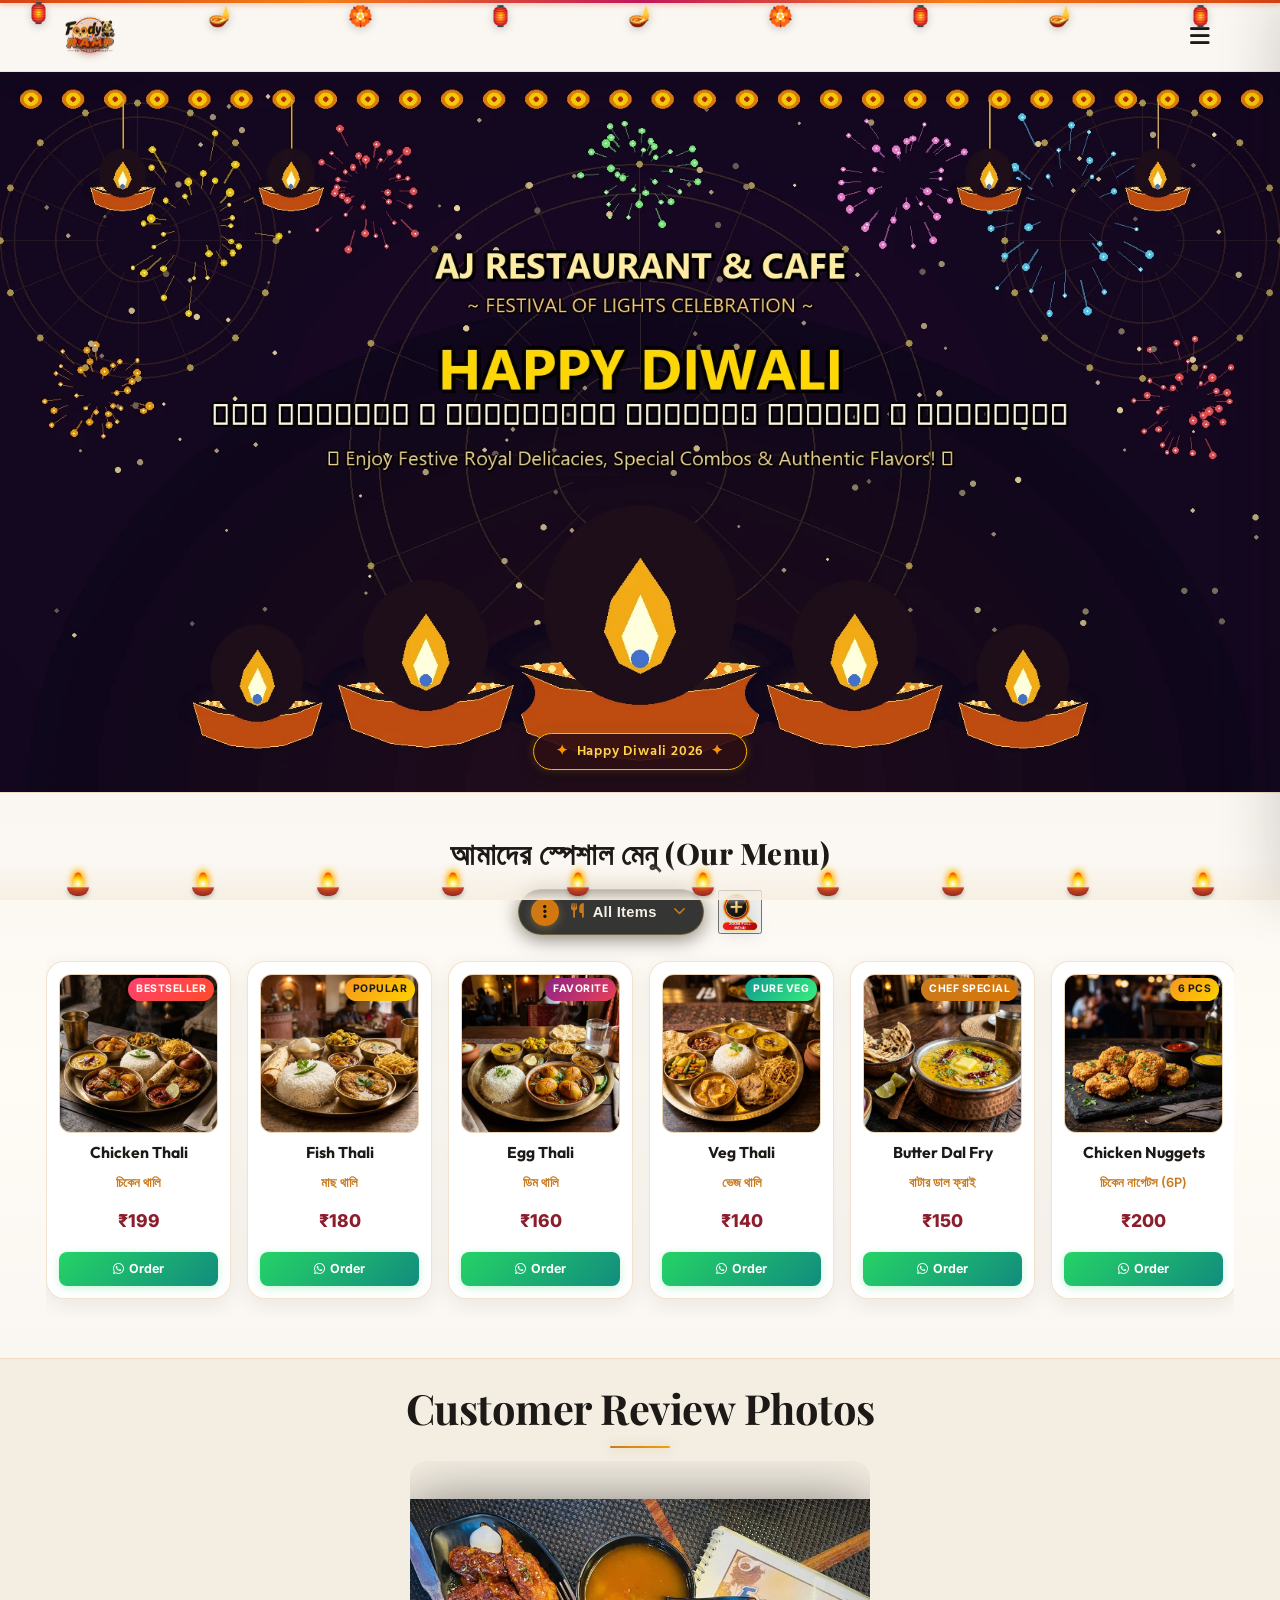
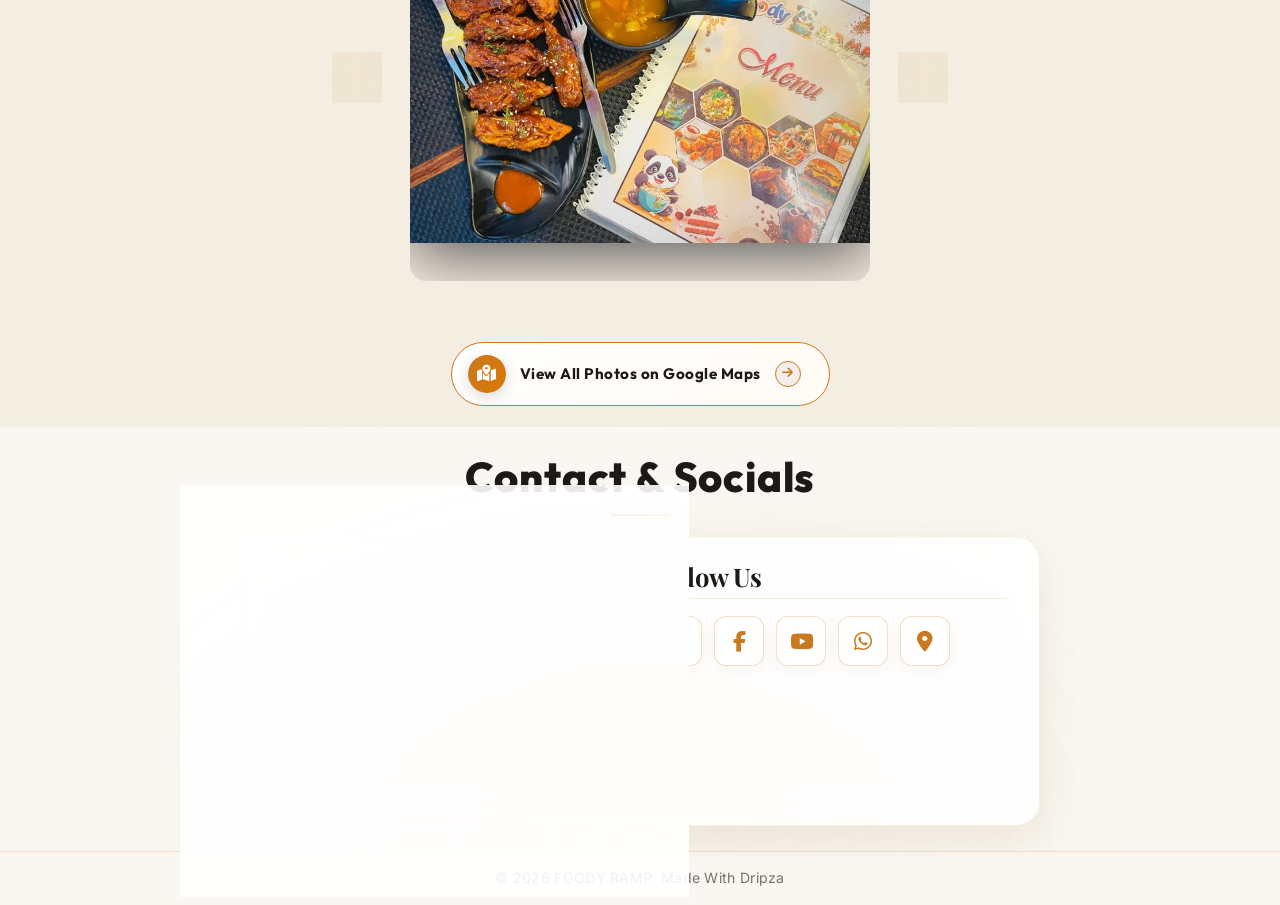
<file: index.html>
﻿<!DOCTYPE html>
<html lang="bn">
<head>
    <meta charset="UTF-8">
    <meta name="viewport" content="width=device-width, initial-scale=1.0">
    <title>FOODY RAMP</title>
    <link rel="icon" type="image/png" href="assets/foody_ramp_logo.webp">
    <link href="https://fonts.googleapis.com/css2?family=Playfair+Display:wght@400;600;700;800&family=Outfit:wght@300;400;600;800&family=Inter:wght@300;400;500;600&family=Hind+Siliguri:wght@400;600;700&display=swap" rel="stylesheet">
    <link rel="stylesheet" href="https://cdnjs.cloudflare.com/ajax/libs/font-awesome/6.4.0/css/all.min.css">
    <link rel="stylesheet" href="styles.css?v=1.3">
</head>
<body class="no-scroll diwali-theme">
    <!-- Preloader Screen -->
    <div id="preloader">
        <div class="preloader-content">
            <div class="preloader-diya-glow">🪔</div>
            <h1 class="preloader-title">Welcome to <br><span class="highlight">FOODY RAMP</span></h1>
            <div class="preloader-loader">
                <div class="loader-bar"></div>
            </div>
        </div>
    </div>
    <!-- Navbar -->
        <!-- Hanging Decorative Diwali Toran & Lanterns -->
    <div class="diwali-hanging-toran" aria-hidden="true">
        <div class="toran-string"></div>
        <div class="toran-items">
            <span class="toran-lantern tl1">🏮</span>
            <span class="toran-diya td1">🪔</span>
            <span class="toran-flower tf1">🏵️</span>
            <span class="toran-lantern tl2">🏮</span>
            <span class="toran-diya td2">🪔</span>
            <span class="toran-flower tf2">🏵️</span>
            <span class="toran-lantern tl3">🏮</span>
            <span class="toran-diya td3">🪔</span>
            <span class="toran-lantern tl4">🏮</span>
        </div>
    </div>
    <nav class="navbar">
        <div class="logo-container">
            <img src="assets/foody_ramp_logo.webp" alt="FOODY RAMP Logo" class="logo-brand-img">
            <div class="logo-text-wrapper">
                <span class="animated-football-header" title="Diwali Celebration">
                    <img src="assets/diwali_run_icon.webp" alt="Mahalaya Run Icon" style="object-fit: contain; filter: drop-shadow(0 2px 5px rgba(183, 28, 28, 0.4)) drop-shadow(0 1px 2px rgba(0, 0, 0, 0.25));">
                </span>
                <span class="logo-text">FOODY RAMP</span>
            </div>
        </div>
        <span class="rath-yatra-header-text diwali-header-text">✨ শুভ দীপাবলি ও কালীপূজা 🪔</span>
        <ul class="nav-links">
            <li><a href="#home">Home</a></li>
            <li><a href="#menu">Menu</a></li>
            <li><a href="#reviews">Reviews</a></li>
            <li><a href="#contact">Contact</a></li>
        </ul>
        <div class="navbar-actions">
            <div class="hamburger">
                <i class="fas fa-bars"></i>
            </div>
        </div>
    </nav>

    <!-- Hero Section -->
    <section id="home" class="hero">
        <div class="hero-bg banner-box">
            <img src="assets/diwali_greeting_banner.webp" alt="Happy Diwali Festival Banner" class="active">
            <img src="assets/foody_hero_01.webp" alt="FOODY RAMP Banner 1">
            <img src="assets/foody_hero_02.webp" alt="FOODY RAMP Banner 2">
            <img src="assets/foody_hero_03.webp" alt="FOODY RAMP Banner 3">
            <img src="assets/foody_hero_04.webp" alt="FOODY RAMP Banner 4">
            <img src="assets/foody_hero_05.webp" alt="FOODY RAMP Banner 5">
            <img src="assets/foody_hero_06.webp" alt="FOODY RAMP Banner 6">
            <div class="overlay"></div>
        </div>
        <!-- Interactive Diwali Fireworks Canvas Overlay -->
        <canvas id="diwali-fireworks-canvas"></canvas>
        <div class="hero-diwali-badge">
            <span class="sparkle-star">✦</span> Happy Diwali 2026 <span class="sparkle-star">✦</span>
        </div>
        <!-- Click/Hover Zones for Banner Control -->
        <div class="hero-nav-zone left-zone" title="Previous Image"></div>
        <div class="hero-nav-zone right-zone" title="Next Image"></div>
    </section>

                <!-- Digital Restaurant Menu Section -->
    <section id="menu" class="main-menu-section">
        <div class="menu-header-wrapper">
            <div class="menu-eyebrow-container">
                <span class="menu-eyebrow">আমাদের স্পেশাল মেনু (Our Menu)</span>
            </div>
        </div>

        <!-- Menu Category Filter Tabs -->
                <!-- Menu Category Filter Dropdown (Three-Dot Filter Menu) -->
        <!-- Menu Filter and Zoom Controls Row -->
        <div class="menu-filter-controls-row">
            <div class="menu-filter-dropdown-wrapper" id="main-menu-filter-dropdown-wrapper">
            <button type="button" class="menu-filter-dots-btn" id="main-menu-filter-dots-btn" aria-expanded="false" aria-haspopup="true" title="Filter Menu">
                <span class="three-dots-icon-box">
                    <i class="fas fa-ellipsis-v"></i>
                </span>
                <span class="current-filter-label" id="main-current-filter-label">
                    <i class="fas fa-utensils"></i>
                    <span>All Items</span>
                </span>
                <i class="fas fa-chevron-down filter-dropdown-arrow"></i>
            </button>

            <!-- Dropdown List of Category Filter Options -->
            <div class="menu-filter-dropdown-menu" id="main-menu-filter-dropdown-menu">
                <div class="menu-filter-dropdown-header">
                    <span><i class="fas fa-filter"></i> Filter Category</span>
                </div>
                <div class="menu-filter-dropdown-list">
                    <button type="button" class="menu-tab-btn active" data-category="all">
                        <span class="tab-btn-content">
                            <i class="fas fa-utensils tab-icon"></i>
                            <span class="tab-title">All Items</span>
                        </span>
                        <i class="fas fa-check active-indicator-icon"></i>
                    </button>
                    <button type="button" class="menu-tab-btn" data-category="thali">
                        <span class="tab-btn-content">
                            <i class="fas fa-bowl-rice tab-icon"></i>
                            <span class="tab-title">Bengali Thali</span>
                        </span>
                        <i class="fas fa-check active-indicator-icon"></i>
                    </button>
                    <button type="button" class="menu-tab-btn" data-category="snacks">
                        <span class="tab-btn-content">
                            <i class="fas fa-burger tab-icon"></i>
                            <span class="tab-title">Breakfast & Snacks</span>
                        </span>
                        <i class="fas fa-check active-indicator-icon"></i>
                    </button>
                    <button type="button" class="menu-tab-btn" data-category="beverages">
                        <span class="tab-btn-content">
                            <i class="fas fa-mug-hot tab-icon"></i>
                            <span class="tab-title">Tea & Coffee</span>
                        </span>
                        <i class="fas fa-check active-indicator-icon"></i>
                    </button>
                    <button type="button" class="menu-tab-btn" data-category="extras">
                        <span class="tab-btn-content">
                            <i class="fas fa-plate-wheat tab-icon"></i>
                            <span class="tab-title">Sides & Extras</span>
                        </span>
                        <i class="fas fa-check active-indicator-icon"></i>
                    </button>
                </div>
            </div>
        </div>

            <!-- Zoom Full Menu Button on Right Side of Filter -->
            <button type="button" class="menu-zoom-img-btn" id="open-full-menu-modal-btn" title="Open Complete Menu Card (সম্পূর্ণ মেনু)">
                    <img src="assets/zoom_full_menu_icon.webp" alt="Zoom Full Menu" class="zoom-full-menu-img">
                </button>
        </div>
        

        <!-- Menu Cards Horizontal Side-Scroll Wrapper -->
        <div class="main-menu-scroll-wrapper">
            <div class="main-menu-scroll-track" id="main-restaurant-menu-scroll">
                
                <!-- 1. Chicken Thali -->
                <div class="food-menu-card" data-category="thali">
                    <div class="food-card-badge bestseller">Bestseller</div>
                    <div class="food-card-img-box">
                        <img src="assets/menu_chicken_thali.webp" alt="Chicken Thali" loading="lazy">
                    </div>
                    <div class="food-card-body">
                        <h3 class="food-title">Chicken Thali</h3>
                        <span class="bengali-title">চিকেন থালি</span>
                        <span class="food-price">₹199</span>
                        <a href="https://wa.me/919064800878?text=Hi%20FOODY%20RAMP,%20I%20want%20to%20order%20Chicken%20Thali%20(₹199)" target="_blank" class="food-order-btn">
                            <i class="fab fa-whatsapp"></i> Order
                        </a>
                    </div>
                </div>

                <!-- 2. Fish Thali -->
                <div class="food-menu-card" data-category="thali">
                    <div class="food-card-badge popular">Popular</div>
                    <div class="food-card-img-box">
                        <img src="assets/menu_fish_thali.webp" alt="Fish Thali" loading="lazy">
                    </div>
                    <div class="food-card-body">
                        <h3 class="food-title">Fish Thali</h3>
                        <span class="bengali-title">মাছ থালি</span>
                        <span class="food-price">₹180</span>
                        <a href="https://wa.me/919064800878?text=Hi%20FOODY%20RAMP,%20I%20want%20to%20order%20Fish%20Thali%20(₹180)" target="_blank" class="food-order-btn">
                            <i class="fab fa-whatsapp"></i> Order
                        </a>
                    </div>
                </div>

                <!-- 3. Egg Thali -->
                <div class="food-menu-card" data-category="thali">
                    <div class="food-card-badge special">Favorite</div>
                    <div class="food-card-img-box">
                        <img src="assets/menu_egg_thali.webp" alt="Egg Thali" loading="lazy">
                    </div>
                    <div class="food-card-body">
                        <h3 class="food-title">Egg Thali</h3>
                        <span class="bengali-title">ডিম থালি</span>
                        <span class="food-price">₹160</span>
                        <a href="https://wa.me/919064800878?text=Hi%20FOODY%20RAMP,%20I%20want%20to%20order%20Egg%20Thali%20(₹160)" target="_blank" class="food-order-btn">
                            <i class="fab fa-whatsapp"></i> Order
                        </a>
                    </div>
                </div>

                <!-- 4. Veg Thali -->
                <div class="food-menu-card" data-category="thali">
                    <div class="food-card-badge pure-veg">Pure Veg</div>
                    <div class="food-card-img-box">
                        <img src="assets/menu_veg_thali.webp" alt="Veg Thali" loading="lazy">
                    </div>
                    <div class="food-card-body">
                        <h3 class="food-title">Veg Thali</h3>
                        <span class="bengali-title">ভেজ থালি</span>
                        <span class="food-price">₹140</span>
                        <a href="https://wa.me/919064800878?text=Hi%20FOODY%20RAMP,%20I%20want%20to%20order%20Veg%20Thali%20(₹140)" target="_blank" class="food-order-btn">
                            <i class="fab fa-whatsapp"></i> Order
                        </a>
                    </div>
                </div>

                <!-- 5. Butter Dal Fry -->
                <div class="food-menu-card" data-category="extras">
                    <div class="food-card-badge chef">Chef Special</div>
                    <div class="food-card-img-box">
                        <img src="assets/menu_butter_dal_fry.webp" alt="Butter Dal Fry" loading="lazy">
                    </div>
                    <div class="food-card-body">
                        <h3 class="food-title">Butter Dal Fry</h3>
                        <span class="bengali-title">বাটার ডাল ফ্রাই</span>
                        <span class="food-price">₹150</span>
                        <a href="https://wa.me/919064800878?text=Hi%20FOODY%20RAMP,%20I%20want%20to%20order%20Butter%20Dal%20Fry%20(₹150)" target="_blank" class="food-order-btn">
                            <i class="fab fa-whatsapp"></i> Order
                        </a>
                    </div>
                </div>

                <!-- 6. Chicken Nuggets -->
                <div class="food-menu-card" data-category="snacks">
                    <div class="food-card-badge popular">6 Pcs</div>
                    <div class="food-card-img-box">
                        <img src="assets/menu_chicken_nuggets.webp" alt="Chicken Nuggets" loading="lazy">
                    </div>
                    <div class="food-card-body">
                        <h3 class="food-title">Chicken Nuggets</h3>
                        <span class="bengali-title">চিকেন নাগেটস (6P)</span>
                        <span class="food-price">₹200</span>
                        <a href="https://wa.me/919064800878?text=Hi%20FOODY%20RAMP,%20I%20want%20to%20order%20Chicken%20Nuggets%20(₹200)" target="_blank" class="food-order-btn">
                            <i class="fab fa-whatsapp"></i> Order
                        </a>
                    </div>
                </div>

                <!-- 7. Aloo Tikki -->
                <div class="food-menu-card" data-category="snacks">
                    <div class="food-card-badge pure-veg">Big Size</div>
                    <div class="food-card-img-box">
                        <img src="assets/menu_aloo_tikki.webp" alt="Aloo Tikki Big Size" loading="lazy">
                    </div>
                    <div class="food-card-body">
                        <h3 class="food-title">Aloo Tikki 6P</h3>
                        <span class="bengali-title">আলু টিক্কি (6P)</span>
                        <span class="food-price">₹180</span>
                        <a href="https://wa.me/919064800878?text=Hi%20FOODY%20RAMP,%20I%20want%20to%20order%20Aloo%20Tikki%20(₹180)" target="_blank" class="food-order-btn">
                            <i class="fab fa-whatsapp"></i> Order
                        </a>
                    </div>
                </div>

                <!-- 8. Egg Maggie -->
                <div class="food-menu-card" data-category="snacks">
                    <div class="food-card-badge popular">Hot</div>
                    <div class="food-card-img-box">
                        <img src="assets/menu_egg_maggie.webp" alt="Egg Maggie" loading="lazy">
                    </div>
                    <div class="food-card-body">
                        <h3 class="food-title">Egg Maggie</h3>
                        <span class="bengali-title">এগ ম্যাগি</span>
                        <span class="food-price">₹80</span>
                        <a href="https://wa.me/919064800878?text=Hi%20FOODY%20RAMP,%20I%20want%20to%20order%20Egg%20Maggie%20(₹80)" target="_blank" class="food-order-btn">
                            <i class="fab fa-whatsapp"></i> Order
                        </a>
                    </div>
                </div>

                <!-- 9. Veg Maggie -->
                <div class="food-menu-card" data-category="snacks">
                    <div class="food-card-badge pure-veg">Veg</div>
                    <div class="food-card-img-box">
                        <img src="assets/menu_egg_maggie.webp" alt="Veg Maggie" loading="lazy">
                    </div>
                    <div class="food-card-body">
                        <h3 class="food-title">Veg Maggie</h3>
                        <span class="bengali-title">ভেজ ম্যাগি</span>
                        <span class="food-price">₹60</span>
                        <a href="https://wa.me/919064800878?text=Hi%20FOODY%20RAMP,%20I%20want%20to%20order%20Veg%20Maggie%20(₹60)" target="_blank" class="food-order-btn">
                            <i class="fab fa-whatsapp"></i> Order
                        </a>
                    </div>
                </div>

                <!-- 10. Bread Omelette -->
                <div class="food-menu-card" data-category="snacks">
                    <div class="food-card-badge special">Breakfast</div>
                    <div class="food-card-img-box">
                        <img src="assets/menu6.webp" alt="Bread Omelette Jam Butter" loading="lazy">
                    </div>
                    <div class="food-card-body">
                        <h3 class="food-title">Bread Omelette</h3>
                        <span class="bengali-title">ব্রেড ওমলেট / জ্যাম</span>
                        <span class="food-price">₹60</span>
                        <a href="https://wa.me/919064800878?text=Hi%20FOODY%20RAMP,%20I%20want%20to%20order%20Bread%20Omelette%20(₹60)" target="_blank" class="food-order-btn">
                            <i class="fab fa-whatsapp"></i> Order
                        </a>
                    </div>
                </div>

                <!-- 11. Chai & Coffee -->
                <div class="food-menu-card" data-category="beverages">
                    <div class="food-card-badge special">Hot</div>
                    <div class="food-card-img-box">
                        <img src="assets/menu_tea_coffee.webp" alt="Coffee" loading="lazy">
                    </div>
                    <div class="food-card-body">
                        <h3 class="food-title">Milk / Black Coffee</h3>
                        <span class="bengali-title">কফি (Min 2 Cup)</span>
                        <span class="food-price">₹50</span>
                        <a href="https://wa.me/919064800878?text=Hi%20FOODY%20RAMP,%20I%20want%20to%20order%20Coffee" target="_blank" class="food-order-btn">
                            <i class="fab fa-whatsapp"></i> Order
                        </a>
                    </div>
                </div>

                <!-- 12. Milk / Black Tea -->
                <div class="food-menu-card" data-category="beverages">
                    <div class="food-card-badge bestseller">Chai</div>
                    <div class="food-card-img-box">
                        <img src="assets/menu_tea_coffee.webp" alt="Tea" loading="lazy">
                    </div>
                    <div class="food-card-body">
                        <h3 class="food-title">Black / Milk Tea</h3>
                        <span class="bengali-title">চা (Min 2 Cup)</span>
                        <span class="food-price">₹25</span>
                        <a href="https://wa.me/919064800878?text=Hi%20FOODY%20RAMP,%20I%20want%20to%20order%20Tea" target="_blank" class="food-order-btn">
                            <i class="fab fa-whatsapp"></i> Order
                        </a>
                    </div>
                </div>

                <!-- 13. Green Tea -->
                <div class="food-menu-card" data-category="beverages">
                    <div class="food-card-badge pure-veg">Healthy</div>
                    <div class="food-card-img-box">
                        <img src="assets/menu_tea_coffee.webp" alt="Green Tea" loading="lazy">
                    </div>
                    <div class="food-card-body">
                        <h3 class="food-title">Green Tea</h3>
                        <span class="bengali-title">গ্রিন টি (Min 2 Cup)</span>
                        <span class="food-price">₹40</span>
                        <a href="https://wa.me/919064800878?text=Hi%20FOODY%20RAMP,%20I%20want%20to%20order%20Green%20Tea" target="_blank" class="food-order-btn">
                            <i class="fab fa-whatsapp"></i> Order
                        </a>
                    </div>
                </div>

                <!-- 14. Extra Chicken 4P -->
                <div class="food-menu-card" data-category="extras">
                    <div class="food-card-badge popular">4 Pcs</div>
                    <div class="food-card-img-box">
                        <img src="assets/menu_chicken_thali.webp" alt="Extra Chicken" loading="lazy">
                    </div>
                    <div class="food-card-body">
                        <h3 class="food-title">Extra Chicken (4P)</h3>
                        <span class="bengali-title">চিকেন কারি (4P)</span>
                        <span class="food-price">₹180</span>
                        <a href="https://wa.me/919064800878?text=Hi%20FOODY%20RAMP,%20I%20want%20to%20order%20Extra%20Chicken%204P%20(₹180)" target="_blank" class="food-order-btn">
                            <i class="fab fa-whatsapp"></i> Order
                        </a>
                    </div>
                </div>

                <!-- 15. Extra Mutton 1P -->
                <div class="food-menu-card" data-category="extras">
                    <div class="food-card-badge special">Special</div>
                    <div class="food-card-img-box">
                        <img src="assets/menu3.webp" alt="Extra Mutton" loading="lazy">
                    </div>
                    <div class="food-card-body">
                        <h3 class="food-title">Extra Mutton (1P)</h3>
                        <span class="bengali-title">মটন (স্পেশাল অর্ডার)</span>
                        <span class="food-price">₹80</span>
                        <a href="https://wa.me/919064800878?text=Hi%20FOODY%20RAMP,%20I%20want%20to%20order%20Extra%20Mutton%20(₹80)" target="_blank" class="food-order-btn">
                            <i class="fab fa-whatsapp"></i> Order
                        </a>
                    </div>
                </div>

                <!-- 16. Extra Fish 1P -->
                <div class="food-menu-card" data-category="extras">
                    <div class="food-card-badge popular">1 Pc</div>
                    <div class="food-card-img-box">
                        <img src="assets/menu_fish_thali.webp" alt="Extra Fish" loading="lazy">
                    </div>
                    <div class="food-card-body">
                        <h3 class="food-title">Extra Fish (1P)</h3>
                        <span class="bengali-title">মাছ ১ পিস</span>
                        <span class="food-price">₹80</span>
                        <a href="https://wa.me/919064800878?text=Hi%20FOODY%20RAMP,%20I%20want%20to%20order%20Extra%20Fish%20(₹80)" target="_blank" class="food-order-btn">
                            <i class="fab fa-whatsapp"></i> Order
                        </a>
                    </div>
                </div>

                <!-- 17. Green Salad -->
                <div class="food-menu-card" data-category="extras">
                    <div class="food-card-badge pure-veg">Fresh</div>
                    <div class="food-card-img-box">
                        <img src="assets/menu_veg_thali.webp" alt="Green Salad" loading="lazy">
                    </div>
                    <div class="food-card-body">
                        <h3 class="food-title">Green Salad</h3>
                        <span class="bengali-title">গ্রিন স্যালাড</span>
                        <span class="food-price">₹100</span>
                        <a href="https://wa.me/919064800878?text=Hi%20FOODY%20RAMP,%20I%20want%20to%20order%20Green%20Salad%20(₹100)" target="_blank" class="food-order-btn">
                            <i class="fab fa-whatsapp"></i> Order
                        </a>
                    </div>
                </div>

                <!-- 18. Extra Egg (2P) -->
                <div class="food-menu-card" data-category="extras">
                    <div class="food-card-badge special">2 Pcs</div>
                    <div class="food-card-img-box">
                        <img src="assets/menu_egg_thali.webp" alt="Extra Egg 2P" loading="lazy">
                    </div>
                    <div class="food-card-body">
                        <h3 class="food-title">Extra Egg (2P)</h3>
                        <span class="bengali-title">ডিম (২ পিস)</span>
                        <span class="food-price">₹50</span>
                        <a href="https://wa.me/919064800878?text=Hi%20FOODY%20RAMP,%20I%20want%20to%20order%20Extra%20Egg%202P%20(₹50)" target="_blank" class="food-order-btn">
                            <i class="fab fa-whatsapp"></i> Order
                        </a>
                    </div>
                </div>

                <!-- 19. Extra Rice -->
                <div class="food-menu-card" data-category="extras">
                    <div class="food-card-badge popular">1 Plate</div>
                    <div class="food-card-img-box">
                        <img src="assets/menu_veg_thali.webp" alt="Extra Rice" loading="lazy">
                    </div>
                    <div class="food-card-body">
                        <h3 class="food-title">Extra Rice</h3>
                        <span class="bengali-title">এক্সট্রা ভাত</span>
                        <span class="food-price">₹50</span>
                        <a href="https://wa.me/919064800878?text=Hi%20FOODY%20RAMP,%20I%20want%20to%20order%20Extra%20Rice%20(₹50)" target="_blank" class="food-order-btn">
                            <i class="fab fa-whatsapp"></i> Order
                        </a>
                    </div>
                </div>

                <!-- 20. Extra Misti / Papad / Roti -->
                <div class="food-menu-card" data-category="extras">
                    <div class="food-card-badge pure-veg">Per Pc</div>
                    <div class="food-card-img-box">
                        <img src="assets/menu2.webp" alt="Extra Misti Papad Roti" loading="lazy">
                    </div>
                    <div class="food-card-body">
                        <h3 class="food-title">Extra Misti / Papad / Roti</h3>
                        <span class="bengali-title">মিষ্টি / পাঁপড় / রুটি</span>
                        <span class="food-price">₹10</span>
                        <a href="https://wa.me/919064800878?text=Hi%20FOODY%20RAMP,%20I%20want%20to%20order%20Extra%20Misti%20Papad%20Roti%20(₹10)" target="_blank" class="food-order-btn">
                            <i class="fab fa-whatsapp"></i> Order
                        </a>
                    </div>
                </div>

                <!-- 21. Extra Sabji / Dal / Vaji -->
                <div class="food-menu-card" data-category="extras">
                    <div class="food-card-badge pure-veg">Side Bowl</div>
                    <div class="food-card-img-box">
                        <img src="assets/menu_butter_dal_fry.webp" alt="Extra Sabji Dal Vaji" loading="lazy">
                    </div>
                    <div class="food-card-body">
                        <h3 class="food-title">Extra Sabji / Dal / Vaji</h3>
                        <span class="bengali-title">সবজি / ডাল / ভাজি</span>
                        <span class="food-price">₹30</span>
                        <a href="https://wa.me/919064800878?text=Hi%20FOODY%20RAMP,%20I%20want%20to%20order%20Extra%20Sabji%20Dal%20Vaji%20(₹30)" target="_blank" class="food-order-btn">
                            <i class="fab fa-whatsapp"></i> Order
                        </a>
                    </div>
                </div>

                <!-- 18. Water Bottle -->
                <div class="food-menu-card" data-category="beverages">
                    <div class="food-card-badge pure-veg">Mineral</div>
                    <div class="food-card-img-box">
                        <img src="assets/menu5.webp" alt="Water Bottle" loading="lazy">
                    </div>
                    <div class="food-card-body">
                        <h3 class="food-title">Water Bottle</h3>
                        <span class="bengali-title">জল 1L / 2L</span>
                        <span class="food-price">₹20 / ₹30</span>
                        <a href="https://wa.me/919064800878?text=Hi%20FOODY%20RAMP,%20I%20want%20to%20order%20Water%20Bottle" target="_blank" class="food-order-btn">
                            <i class="fab fa-whatsapp"></i> Order
                        </a>
                    </div>
                </div>

            </div>
        </div>
    </section>

    <!-- Reviews Section (Photo Gallery) -->
    <section id="reviews" class="reviews-section">
        <h2 class="section-title">Customer Review Photos</h2>
        <div class="reviews-slider-container">
            <div class="reviews-slider">
                <div class="review-slide active">
                    <img src="assets/foody_review_01.webp" alt="Customer Review 1">
                </div>
                <div class="review-slide">
                    <img src="assets/foody_review_02.webp" alt="Customer Review 2">
                </div>
                <div class="review-slide">
                    <img src="assets/foody_review_03.webp" alt="Customer Review 3">
                </div>
                <div class="review-slide">
                    <img src="assets/foody_review_04.webp" alt="Customer Review 4">
                </div>
                <div class="review-slide">
                    <img src="assets/foody_review_05.webp" alt="Customer Review 5">
                </div>
                <div class="review-slide">
                    <img src="assets/foody_review_06.webp" alt="Customer Review 6">
                </div>
                <div class="review-slide">
                    <img src="assets/foody_review_07.webp" alt="Customer Review 7">
                </div>
                <div class="review-slide">
                    <img src="assets/foody_review_08.webp" alt="Customer Review 8">
                </div>
                <div class="review-slide">
                    <img src="assets/foody_review_09.webp" alt="Customer Review 9">
                </div>
                <div class="review-slide">
                    <img src="assets/foody_review_10.webp" alt="Customer Review 10">
                </div>
                <div class="review-slide">
                    <img src="assets/foody_review_11.webp" alt="Customer Review 11">
                </div>
                <div class="review-slide">
                    <img src="assets/foody_review_12.webp" alt="Customer Review 12">
                </div>
                <div class="review-slide">
                    <img src="assets/foody_review_13.webp" alt="Customer Review 13">
                </div>
                <div class="review-slide">
                    <img src="assets/foody_review_14.webp" alt="Customer Review 14">
                </div>
                <div class="review-slide">
                    <img src="assets/foody_review_15.webp" alt="Customer Review 15">
                </div>
                <div class="review-slide">
                    <img src="assets/foody_review_16.webp" alt="Customer Review 16">
                </div>
                <div class="review-slide">
                    <img src="assets/foody_review_17.webp" alt="Customer Review 17">
                </div>
                <div class="review-slide">
                    <img src="assets/foody_review_18.webp" alt="Customer Review 18">
                </div>
                <div class="review-slide">
                    <img src="assets/foody_review_19.webp" alt="Customer Review 19">
                </div>
                <div class="review-slide">
                    <img src="assets/foody_review_20.webp" alt="Customer Review 20">
                </div>
                <div class="review-slide">
                    <img src="assets/foody_review_21.webp" alt="Customer Review 21">
                </div>
                <div class="review-slide">
                    <img src="assets/foody_review_22.webp" alt="Customer Review 22">
                </div>
                <div class="review-slide">
                    <img src="assets/foody_review_23.webp" alt="Customer Review 23">
                </div>
                <div class="review-slide">
                    <img src="assets/foody_review_24.webp" alt="Customer Review 24">
                </div>
            </div>
            
            <!-- Slider Controls -->
            <button class="slider-btn prev-btn"><i class="fas fa-chevron-left"></i></button>
            <button class="slider-btn next-btn"><i class="fas fa-chevron-right"></i></button>
            
            <!-- Slider Dots -->
            <div class="slider-dots"></div>
        </div>
        <div style="text-align: center; margin-top: 3rem;">
            <div class="reviews-cta-wrapper">
            <a href="https://maps.app.goo.gl/uXF8JiHVTHK9LERZ6" target="_blank" class="modern-maps-btn" title="Open Google Maps Gallery">
                <span class="maps-icon-badge"><i class="fas fa-map-marked-alt"></i></span>
                <span class="maps-btn-text">View All Photos on Google Maps</span>
                <span class="maps-arrow-circle"><i class="fas fa-arrow-right"></i></span>
            </a>
        </div>
        </div>
    </section>

    <!-- Contact & Footer -->
    <section id="contact" class="contact-section">
        <h2 class="section-title">Contact & Socials</h2>
        <div class="contact-container glassmorphism">
            <div class="contact-info">
                <h2>Visit Us</h2>
                <div class="info-item">
                    <a href="https://maps.app.goo.gl/KtS9t4aoUsV5rTdg8" target="_blank" style="color: inherit; text-decoration: none; display: flex; align-items: center; gap: 15px;">
                        <i class="fas fa-map-marker-alt"></i>
                        <p>Road Station, Krishnanagar, Simul Tala, West Bengal 741101</p>
                    </a>
                </div>
                <div class="info-item">
                    <a href="tel:+919064800878" style="color: inherit; text-decoration: none; display: flex; align-items: center; gap: 15px;">
                        <i class="fas fa-phone-alt"></i>
                        <p>+91 9064800878</p>
                    </a>
                </div>
                <div class="info-item">
                    <a href="mailto:contact@foodyramp.com" style="color: inherit; text-decoration: none; display: flex; align-items: center; gap: 15px;">
                        <i class="fas fa-envelope"></i>
                        <p>contact@foodyramp.com</p>
                    </a>
                </div>
            </div>
            <div class="social-links">
                <h2>Follow Us</h2>
                <div class="social-icons">
                    <a href="#" class="social-icon"><i class="fab fa-instagram"></i></a>
                    <a href="https://www.facebook.com/share/1GSWiTr1Dh/" target="_blank" class="social-icon" title="Follow on Facebook"><i class="fab fa-facebook-f"></i></a>
                    <a href="#" class="social-icon"><i class="fab fa-youtube"></i></a>
                    <a href="https://wa.me/919064800878" target="_blank" class="social-icon" title="Chat on WhatsApp"><i class="fab fa-whatsapp"></i></a>
                    <a href="https://maps.app.goo.gl/KtS9t4aoUsV5rTdg8" target="_blank" class="social-icon" title="View Location on Google Maps"><i class="fas fa-map-marker-alt"></i></a>
                </div>
            </div>
        </div>
    </section>

    <footer>
        <p>&copy; 2026 FOODY RAMP. Made With Dripza</p>
    </footer>



    <!-- Full Menu Interactive Modal -->
    <div class="full-menu-modal" id="full-menu-modal" aria-hidden="true">
        <div class="full-menu-modal-overlay" id="full-menu-modal-overlay"></div>
        <div class="full-menu-modal-container">
            <!-- Modal Sticky Top Header Container (Header + Hero Title + Search + Category Tabs) -->
            <div class="full-menu-modal-top-section">
                <!-- Modal Header -->
                <div class="full-menu-modal-header">
                    <div class="full-menu-modal-header-left">
                        <button class="menu-modal-close-btn" id="close-full-menu-modal-btn" aria-label="Close Full Menu">
                            <i class="fas fa-arrow-left"></i> <span>Back</span>
                        </button>
                        <div class="full-menu-modal-title">
                            FOODY RAMP
                        </div>
                    </div>
                    <div class="full-menu-modal-header-right">
                        <a href="#modal-order-timings" class="menu-modal-timing-btn" id="modal-timing-btn" title="Order Timings">
                            <i class="fas fa-clock"></i> <span>Timings</span>
                        </a>
                        <a href="tel:919064800878" class="menu-modal-call-btn">
                            <i class="fas fa-phone-alt"></i> <span>919064800878</span>
                        </a>
                        <button class="menu-modal-close-icon-btn" id="close-full-menu-icon-btn" aria-label="Close">
                            <i class="fas fa-times"></i>
                        </button>
                    </div>
                </div>

                <!-- Modal Hero Header -->
                <div class="full-menu-hero">
                    <h1>Complete Menu Card <span class="bengali-heading">আমাদের সম্পূর্ণ ডিজিটাল মেনু</span></h1>
                </div>

                <!-- Search Bar & Category Filter Tabs -->
                <div class="menu-control-bar">
                    

                    <!-- Modal Category Filter Dropdown (Three-Dot Filter Menu) -->
                    <div class="menu-filter-dropdown-wrapper" id="modal-menu-filter-dropdown-wrapper">
            <button type="button" class="menu-filter-dots-btn" id="modal-menu-filter-dots-btn" aria-expanded="false" aria-haspopup="true" title="Filter Menu">
                <span class="three-dots-icon-box">
                    <i class="fas fa-ellipsis-v"></i>
                </span>
                <span class="current-filter-label" id="modal-current-filter-label">
                    <i class="fas fa-utensils"></i>
                    <span>All Items</span>
                </span>
                <i class="fas fa-chevron-down filter-dropdown-arrow"></i>
            </button>

            <!-- Dropdown List of Category Filter Options -->
            <div class="menu-filter-dropdown-menu" id="modal-menu-filter-dropdown-menu">
                <div class="menu-filter-dropdown-header">
                    <span><i class="fas fa-filter"></i> Filter Category</span>
                </div>
                <div class="menu-filter-dropdown-list">
                    <button type="button" class="menu-tab-btn active" data-category="all">
                        <span class="tab-btn-content">
                            <i class="fas fa-utensils tab-icon"></i>
                            <span class="tab-title">All Items</span>
                        </span>
                        <i class="fas fa-check active-indicator-icon"></i>
                    </button>
                    <button type="button" class="menu-tab-btn" data-category="thali">
                        <span class="tab-btn-content">
                            <i class="fas fa-bowl-rice tab-icon"></i>
                            <span class="tab-title">Bengali Thali</span>
                        </span>
                        <i class="fas fa-check active-indicator-icon"></i>
                    </button>
                    <button type="button" class="menu-tab-btn" data-category="snacks">
                        <span class="tab-btn-content">
                            <i class="fas fa-burger tab-icon"></i>
                            <span class="tab-title">Breakfast & Snacks</span>
                        </span>
                        <i class="fas fa-check active-indicator-icon"></i>
                    </button>
                    <button type="button" class="menu-tab-btn" data-category="beverages">
                        <span class="tab-btn-content">
                            <i class="fas fa-mug-hot tab-icon"></i>
                            <span class="tab-title">Tea & Coffee</span>
                        </span>
                        <i class="fas fa-check active-indicator-icon"></i>
                    </button>
                    <button type="button" class="menu-tab-btn" data-category="extras">
                        <span class="tab-btn-content">
                            <i class="fas fa-plate-wheat tab-icon"></i>
                            <span class="tab-title">Sides & Extras</span>
                        </span>
                        <i class="fas fa-check active-indicator-icon"></i>
                    </button>
                </div>
            </div>
                </div>

                    <div class="search-box-wrapper">
                        <i class="fas fa-search"></i>
                        <input type="text" id="modal-menu-search-input" placeholder="খাবারের নাম লিখে খুঁজুন (Search dishes...)" autocomplete="off" enterkeyhint="search">
                        <button type="button" id="modal-menu-search-clear" class="search-clear-btn" aria-label="Clear search" title="à¦®à§à¦›à§‡ à¦«à§‡à¦²à§à¦¨ (Clear)">
                            <i class="fas fa-times"></i>
                        </button>
                    </div>
            </div>
            </div>

            <div class="full-menu-modal-body">
                <!-- Complete Menu Card Grid -->
                <div class="compact-menu-grid-container">
                    <div class="compact-grid" id="modal-full-menu-grid">

                        <!-- 1. Chicken Thali -->
                        <div class="food-menu-card" data-category="thali" data-keywords="chicken thali murgi murgir mangsho rice dal sabji thali">
                            <div class="food-card-badge bestseller">Bestseller</div>
                            <div class="food-card-img-box">
                                <img src="assets/menu_chicken_thali.webp" alt="Chicken Thali" loading="lazy">
                            </div>
                            <div class="food-card-body">
                                <h3 class="food-title">Chicken Thali</h3>
                                <span class="bengali-title">চিকেন থালি</span>
                                <span class="food-price">₹199</span>
                                <a href="https://wa.me/919064800878?text=Hi%20FOODY%20RAMP,%20I%20want%20to%20order%20Chicken%20Thali%20(₹199)" target="_blank" class="food-order-btn">
                                    <i class="fab fa-whatsapp"></i> Order
                                </a>
                            </div>
                        </div>

                        <!-- 2. Fish Thali -->
                        <div class="food-menu-card" data-category="thali" data-keywords="fish thali macher thali mach jhol rui katla rice dal thali">
                            <div class="food-card-badge popular">Popular</div>
                            <div class="food-card-img-box">
                                <img src="assets/menu_fish_thali.webp" alt="Fish Thali" loading="lazy">
                            </div>
                            <div class="food-card-body">
                                <h3 class="food-title">Fish Thali</h3>
                                <span class="bengali-title">মাছ থালি</span>
                                <span class="food-price">₹180</span>
                                <a href="https://wa.me/919064800878?text=Hi%20FOODY%20RAMP,%20I%20want%20to%20order%20Fish%20Thali%20(₹180)" target="_blank" class="food-order-btn">
                                    <i class="fab fa-whatsapp"></i> Order
                                </a>
                            </div>
                        </div>

                        <!-- 3. Egg Thali -->
                        <div class="food-menu-card" data-category="thali" data-keywords="egg thali dimer thali dim kosha rice dal thali">
                            <div class="food-card-badge special">Favorite</div>
                            <div class="food-card-img-box">
                                <img src="assets/menu_egg_thali.webp" alt="Egg Thali" loading="lazy">
                            </div>
                            <div class="food-card-body">
                                <h3 class="food-title">Egg Thali</h3>
                                <span class="bengali-title">ডিম থালি</span>
                                <span class="food-price">₹160</span>
                                <a href="https://wa.me/919064800878?text=Hi%20FOODY%20RAMP,%20I%20want%20to%20order%20Egg%20Thali%20(₹160)" target="_blank" class="food-order-btn">
                                    <i class="fab fa-whatsapp"></i> Order
                                </a>
                            </div>
                        </div>

                        <!-- 4. Veg Thali -->
                        <div class="food-menu-card" data-category="thali" data-keywords="veg thali niramish thali paneer dal sabji rice mishti doi">
                            <div class="food-card-badge pure-veg">Pure Veg</div>
                            <div class="food-card-img-box">
                                <img src="assets/menu_veg_thali.webp" alt="Veg Thali" loading="lazy">
                            </div>
                            <div class="food-card-body">
                                <h3 class="food-title">Veg Thali</h3>
                                <span class="bengali-title">ভেজ থালি</span>
                                <span class="food-price">₹140</span>
                                <a href="https://wa.me/919064800878?text=Hi%20FOODY%20RAMP,%20I%20want%20to%20order%20Veg%20Thali%20(₹140)" target="_blank" class="food-order-btn">
                                    <i class="fab fa-whatsapp"></i> Order
                                </a>
                            </div>
                        </div>

                        <!-- 5. Butter Dal Fry -->
                        <div class="food-menu-card" data-category="extras" data-keywords="butter dal fry yellow dal tadka veg">
                            <div class="food-card-badge chef">Chef Special</div>
                            <div class="food-card-img-box">
                                <img src="assets/menu_butter_dal_fry.webp" alt="Butter Dal Fry" loading="lazy">
                            </div>
                            <div class="food-card-body">
                                <h3 class="food-title">Butter Dal Fry</h3>
                                <span class="bengali-title">বাটার ডাল ফ্রাই</span>
                                <span class="food-price">₹150</span>
                                <a href="https://wa.me/919064800878?text=Hi%20FOODY%20RAMP,%20I%20want%20to%20order%20Butter%20Dal%20Fry%20(₹150)" target="_blank" class="food-order-btn">
                                    <i class="fab fa-whatsapp"></i> Order
                                </a>
                            </div>
                        </div>

                        <!-- 6. Chicken Nuggets (6P) -->
                        <div class="food-menu-card" data-category="snacks" data-keywords="chicken nuggets 6p fried snacks non-veg">
                            <div class="food-card-badge popular">6 Pcs</div>
                            <div class="food-card-img-box">
                                <img src="assets/menu_chicken_nuggets.webp" alt="Chicken Nuggets" loading="lazy">
                            </div>
                            <div class="food-card-body">
                                <h3 class="food-title">Chicken Nuggets</h3>
                                <span class="bengali-title">চিকেন নাগেটস (6P)</span>
                                <span class="food-price">₹200</span>
                                <a href="https://wa.me/919064800878?text=Hi%20FOODY%20RAMP,%20I%20want%20to%20order%20Chicken%20Nuggets%20(₹200)" target="_blank" class="food-order-btn">
                                    <i class="fab fa-whatsapp"></i> Order
                                </a>
                            </div>
                        </div>

                        <!-- 7. Aloo Tikki Big Size (6P) -->
                        <div class="food-menu-card" data-category="snacks" data-keywords="aloo tikki potato cutlet snacks big size veg">
                            <div class="food-card-badge pure-veg">Big Size</div>
                            <div class="food-card-img-box">
                                <img src="assets/menu_aloo_tikki.webp" alt="Aloo Tikki Big Size" loading="lazy">
                            </div>
                            <div class="food-card-body">
                                <h3 class="food-title">Aloo Tikki 6P</h3>
                                <span class="bengali-title">আলু টিক্কি (6P)</span>
                                <span class="food-price">₹180</span>
                                <a href="https://wa.me/919064800878?text=Hi%20FOODY%20RAMP,%20I%20want%20to%20order%20Aloo%20Tikki%20(₹180)" target="_blank" class="food-order-btn">
                                    <i class="fab fa-whatsapp"></i> Order
                                </a>
                            </div>
                        </div>

                        <!-- 8. Egg Maggie -->
                        <div class="food-menu-card" data-category="snacks" data-keywords="egg maggie noodles masala snacks">
                            <div class="food-card-badge popular">Hot</div>
                            <div class="food-card-img-box">
                                <img src="assets/menu_egg_maggie.webp" alt="Egg Maggie" loading="lazy">
                            </div>
                            <div class="food-card-body">
                                <h3 class="food-title">Egg Maggie</h3>
                                <span class="bengali-title">এগ ম্যাগি</span>
                                <span class="food-price">₹80</span>
                                <a href="https://wa.me/919064800878?text=Hi%20FOODY%20RAMP,%20I%20want%20to%20order%20Egg%20Maggie%20(₹80)" target="_blank" class="food-order-btn">
                                    <i class="fab fa-whatsapp"></i> Order
                                </a>
                            </div>
                        </div>

                        <!-- 9. Veg Maggie -->
                        <div class="food-menu-card" data-category="snacks" data-keywords="veg maggie masala noodles snacks vegetarian">
                            <div class="food-card-badge pure-veg">Veg</div>
                            <div class="food-card-img-box">
                                <img src="assets/menu_egg_maggie.webp" alt="Veg Maggie" loading="lazy">
                            </div>
                            <div class="food-card-body">
                                <h3 class="food-title">Veg Maggie</h3>
                                <span class="bengali-title">ভেজ ম্যাগি</span>
                                <span class="food-price">₹60</span>
                                <a href="https://wa.me/919064800878?text=Hi%20FOODY%20RAMP,%20I%20want%20to%20order%20Veg%20Maggie%20(₹60)" target="_blank" class="food-order-btn">
                                    <i class="fab fa-whatsapp"></i> Order
                                </a>
                            </div>
                        </div>

                        <!-- 10. Bread Omelette / Jam / Butter -->
                        <div class="food-menu-card" data-category="snacks" data-keywords="bread omelette jam butter breakfast toast egg">
                            <div class="food-card-badge special">Breakfast</div>
                            <div class="food-card-img-box">
                                <img src="assets/menu6.webp" alt="Bread Omelette Jam Butter" loading="lazy">
                            </div>
                            <div class="food-card-body">
                                <h3 class="food-title">Bread Omelette</h3>
                                <span class="bengali-title">ব্রেড ওমলেট / জ্যাম</span>
                                <span class="food-price">₹60</span>
                                <a href="https://wa.me/919064800878?text=Hi%20FOODY%20RAMP,%20I%20want%20to%20order%20Bread%20Omelette%20(₹60)" target="_blank" class="food-order-btn">
                                    <i class="fab fa-whatsapp"></i> Order
                                </a>
                            </div>
                        </div>

                        <!-- 11. Milk / Black Coffee -->
                        <div class="food-menu-card" data-category="beverages" data-keywords="coffee milk coffee black coffee hot drink beverages espresso">
                            <div class="food-card-badge special">Hot</div>
                            <div class="food-card-img-box">
                                <img src="assets/menu_tea_coffee.webp" alt="Milk and Black Coffee" loading="lazy">
                            </div>
                            <div class="food-card-body">
                                <h3 class="food-title">Milk / Black Coffee</h3>
                                <span class="bengali-title">কফি (Min 2 Cup)</span>
                                <span class="food-price">₹50</span>
                                <a href="https://wa.me/919064800878?text=Hi%20FOODY%20RAMP,%20I%20want%20to%20order%20Coffee" target="_blank" class="food-order-btn">
                                    <i class="fab fa-whatsapp"></i> Order
                                </a>
                            </div>
                        </div>

                        <!-- 12. Black / Milk Tea -->
                        <div class="food-menu-card" data-category="beverages" data-keywords="tea chai milk tea black tea masala chai beverage">
                            <div class="food-card-badge bestseller">Chai</div>
                            <div class="food-card-img-box">
                                <img src="assets/menu_tea_coffee.webp" alt="Black and Milk Tea" loading="lazy">
                            </div>
                            <div class="food-card-body">
                                <h3 class="food-title">Black / Milk Tea</h3>
                                <span class="bengali-title">চা (Min 2 Cup)</span>
                                <span class="food-price">₹25</span>
                                <a href="https://wa.me/919064800878?text=Hi%20FOODY%20RAMP,%20I%20want%20to%20order%20Tea" target="_blank" class="food-order-btn">
                                    <i class="fab fa-whatsapp"></i> Order
                                </a>
                            </div>
                        </div>

                        <!-- 13. Green Tea -->
                        <div class="food-menu-card" data-category="beverages" data-keywords="green tea healthy detox hot beverage">
                            <div class="food-card-badge pure-veg">Healthy</div>
                            <div class="food-card-img-box">
                                <img src="assets/menu_tea_coffee.webp" alt="Green Tea" loading="lazy">
                            </div>
                            <div class="food-card-body">
                                <h3 class="food-title">Green Tea</h3>
                                <span class="bengali-title">গ্রিন টি (Min 2 Cup)</span>
                                <span class="food-price">₹40</span>
                                <a href="https://wa.me/919064800878?text=Hi%20FOODY%20RAMP,%20I%20want%20to%20order%20Green%20Tea" target="_blank" class="food-order-btn">
                                    <i class="fab fa-whatsapp"></i> Order
                                </a>
                            </div>
                        </div>

                        <!-- 14. Extra Chicken (4P) -->
                        <div class="food-menu-card" data-category="extras" data-keywords="extra chicken 4p murgir mangsho chicken curry side non-veg">
                            <div class="food-card-badge popular">4 Pcs</div>
                            <div class="food-card-img-box">
                                <img src="assets/menu_chicken_thali.webp" alt="Extra Chicken 4P" loading="lazy">
                            </div>
                            <div class="food-card-body">
                                <h3 class="food-title">Extra Chicken (4P)</h3>
                                <span class="bengali-title">চিকেন কারি (4P)</span>
                                <span class="food-price">₹180</span>
                                <a href="https://wa.me/919064800878?text=Hi%20FOODY%20RAMP,%20I%20want%20to%20order%20Extra%20Chicken%204P%20(₹180)" target="_blank" class="food-order-btn">
                                    <i class="fab fa-whatsapp"></i> Order
                                </a>
                            </div>
                        </div>

                        <!-- 15. Extra Mutton (1P - Special Order) -->
                        <div class="food-menu-card" data-category="extras" data-keywords="extra mutton 1p khasi mangsho mutton kosha special non-veg">
                            <div class="food-card-badge special">Special</div>
                            <div class="food-card-img-box">
                                <img src="assets/menu3.webp" alt="Extra Mutton 1P" loading="lazy">
                            </div>
                            <div class="food-card-body">
                                <h3 class="food-title">Extra Mutton (1P)</h3>
                                <span class="bengali-title">মটন (স্পেশাল অর্ডার)</span>
                                <span class="food-price">₹80</span>
                                <a href="https://wa.me/919064800878?text=Hi%20FOODY%20RAMP,%20I%20want%20to%20order%20Extra%20Mutton%20(₹80)" target="_blank" class="food-order-btn">
                                    <i class="fab fa-whatsapp"></i> Order
                                </a>
                            </div>
                        </div>

                        <!-- 16. Extra Fish (1P) -->
                        <div class="food-menu-card" data-category="extras" data-keywords="extra fish 1p macher jhol rui katla side non-veg">
                            <div class="food-card-badge popular">1 Pc</div>
                            <div class="food-card-img-box">
                                <img src="assets/menu_fish_thali.webp" alt="Extra Fish 1P" loading="lazy">
                            </div>
                            <div class="food-card-body">
                                <h3 class="food-title">Extra Fish (1P)</h3>
                                <span class="bengali-title">মাছ ১ পিস</span>
                                <span class="food-price">₹80</span>
                                <a href="https://wa.me/919064800878?text=Hi%20FOODY%20RAMP,%20I%20want%20to%20order%20Extra%20Fish%20(₹80)" target="_blank" class="food-order-btn">
                                    <i class="fab fa-whatsapp"></i> Order
                                </a>
                            </div>
                        </div>

                        <!-- 17. Green Salad -->
                        <div class="food-menu-card" data-category="extras" data-keywords="green salad cucumber tomato onion lemon salad veg">
                            <div class="food-card-badge pure-veg">Fresh</div>
                            <div class="food-card-img-box">
                                <img src="assets/menu_veg_thali.webp" alt="Green Salad" loading="lazy">
                            </div>
                            <div class="food-card-body">
                                <h3 class="food-title">Green Salad</h3>
                                <span class="bengali-title">গ্রিন স্যালাড</span>
                                <span class="food-price">₹100</span>
                                <a href="https://wa.me/919064800878?text=Hi%20FOODY%20RAMP,%20I%20want%20to%20order%20Green%20Salad%20(₹100)" target="_blank" class="food-order-btn">
                                    <i class="fab fa-whatsapp"></i> Order
                                </a>
                            </div>
                        </div>

                        <!-- 18. Extra Egg (2P) -->
                        <div class="food-menu-card" data-category="extras" data-keywords="extra egg 2p dim egg curry side non-veg">
                            <div class="food-card-badge special">2 Pcs</div>
                            <div class="food-card-img-box">
                                <img src="assets/menu_egg_thali.webp" alt="Extra Egg 2P" loading="lazy">
                            </div>
                            <div class="food-card-body">
                                <h3 class="food-title">Extra Egg (2P)</h3>
                                <span class="bengali-title">ডিম (২ পিস)</span>
                                <span class="food-price">₹50</span>
                                <a href="https://wa.me/919064800878?text=Hi%20FOODY%20RAMP,%20I%20want%20to%20order%20Extra%20Egg%202P%20(₹50)" target="_blank" class="food-order-btn">
                                    <i class="fab fa-whatsapp"></i> Order
                                </a>
                            </div>
                        </div>

                        <!-- 19. Extra Rice -->
                        <div class="food-menu-card" data-category="extras" data-keywords="extra rice bhat rice portion veg side">
                            <div class="food-card-badge popular">1 Plate</div>
                            <div class="food-card-img-box">
                                <img src="assets/menu_veg_thali.webp" alt="Extra Rice" loading="lazy">
                            </div>
                            <div class="food-card-body">
                                <h3 class="food-title">Extra Rice</h3>
                                <span class="bengali-title">এক্সট্রা ভাত</span>
                                <span class="food-price">₹50</span>
                                <a href="https://wa.me/919064800878?text=Hi%20FOODY%20RAMP,%20I%20want%20to%20order%20Extra%20Rice%20(₹50)" target="_blank" class="food-order-btn">
                                    <i class="fab fa-whatsapp"></i> Order
                                </a>
                            </div>
                        </div>

                        <!-- 20. Extra Misti / Papad / Roti -->
                        <div class="food-menu-card" data-category="extras" data-keywords="extra misti papad roti sweet flatbread side">
                            <div class="food-card-badge pure-veg">Per Pc</div>
                            <div class="food-card-img-box">
                                <img src="assets/menu2.webp" alt="Extra Misti Papad Roti" loading="lazy">
                            </div>
                            <div class="food-card-body">
                                <h3 class="food-title">Extra Misti / Papad / Roti</h3>
                                <span class="bengali-title">মিষ্টি / পাঁপড় / রুটি</span>
                                <span class="food-price">₹10</span>
                                <a href="https://wa.me/919064800878?text=Hi%20FOODY%20RAMP,%20I%20want%20to%20order%20Extra%20Misti%20Papad%20Roti%20(₹10)" target="_blank" class="food-order-btn">
                                    <i class="fab fa-whatsapp"></i> Order
                                </a>
                            </div>
                        </div>

                        <!-- 21. Extra Sabji / Dal / Vaji -->
                        <div class="food-menu-card" data-category="extras" data-keywords="extra sabji dal vaji butter dal fry veg side">
                            <div class="food-card-badge pure-veg">Side Bowl</div>
                            <div class="food-card-img-box">
                                <img src="assets/menu_butter_dal_fry.webp" alt="Extra Sabji Dal Vaji" loading="lazy">
                            </div>
                            <div class="food-card-body">
                                <h3 class="food-title">Extra Sabji / Dal / Vaji</h3>
                                <span class="bengali-title">সবজি / ডাল / ভাজি</span>
                                <span class="food-price">₹30</span>
                                <a href="https://wa.me/919064800878?text=Hi%20FOODY%20RAMP,%20I%20want%20to%20order%20Extra%20Sabji%20Dal%20Vaji%20(₹30)" target="_blank" class="food-order-btn">
                                    <i class="fab fa-whatsapp"></i> Order
                                </a>
                            </div>
                        </div>

                        <!-- 22. Packaged Water Bottle (1L / 2L) -->
                        <div class="food-menu-card" data-category="beverages" data-keywords="water bottle 1l 2l mineral water drink">
                            <div class="food-card-badge pure-veg">Mineral</div>
                            <div class="food-card-img-box">
                                <img src="assets/menu5.webp" alt="Packaged Water Bottle" loading="lazy">
                            </div>
                            <div class="food-card-body">
                                <h3 class="food-title">Water Bottle</h3>
                                <span class="bengali-title">জল 1L / 2L</span>
                                <span class="food-price">₹20 / ₹30</span>
                                <a href="https://wa.me/919064800878?text=Hi%20FOODY%20RAMP,%20I%20want%20to%20order%20Water%20Bottle" target="_blank" class="food-order-btn">
                                    <i class="fab fa-whatsapp"></i> Order
                                </a>
                            </div>
                        </div>

                    </div>

                    <!-- No Results Fallback -->
                    <div id="modal-no-results-msg" style="display: none; text-align: center; padding: 40px 20px; color: #aaa;">
                        <i class="fas fa-search" style="font-size: 2.5rem; margin-bottom: 12px; display: block; color: var(--accent-gold);"></i>
                        <p>আপনার খোঁজা অনুযায়ী কোনো খাবার পাওয়া যায়নি। অন্য কিছু লিখে খুঁজুন।</p>
                    </div>
                </div>

                <!-- Order Timings Banner -->
                <div id="modal-order-timings" style="max-width: 1200px; margin: 35px auto 40px; padding: 0 15px;">
                    <div class="order-info-banner glassmorphism">
                        <div class="order-timing-card">
                            <div class="timing-icon"><i class="fas fa-clock"></i></div>
                            <div class="timing-details">
                                <h4>⏰ Order Timings (অর্ডার সময়সূচী)</h4>
                                <ul>
                                    <li><strong>☀️ Lunch:</strong> Any Time You're Hungry!</li>
                                    <li><strong>🌙 Dinner:</strong> Order 05:00 PM – 06:30 PM <span class="serve-time">(Serve: 9:30 PM – 10:00 PM)</span></li>
                                    <li><strong>🌅 Breakfast:</strong> Pre-order 09:00 PM – 10:00 PM <span class="serve-time">(Serve Next Morning: 8:30 AM)</span></li>
                                </ul>
                            </div>
                        </div>
                        
                        <div class="order-call-box">
                            <div class="call-badge">Direct Hotline</div>
                            <h3>Call or WhatsApp to Place Order</h3>
                            <a href="tel:919064800878" class="order-phone-link">
                                <i class="fas fa-phone-volume"></i> 919064800878
                            </a>
                            <div class="quick-action-btns">
                                <a href="tel:919064800878" class="direct-call-btn">
                                    <i class="fas fa-phone"></i> Call Now
                                </a>
                                <a href="https://wa.me/919064800878?text=Hello%20FOODY%20RAMP,%20I%20want%20to%20place%20an%20order!" target="_blank" class="direct-wp-btn">
                                    <i class="fab fa-whatsapp"></i> WhatsApp Order
                                </a>
                            </div>
                        </div>
                    </div>
                </div>
            </div>
        </div>
    </div>

    

    <!-- Message Panel Overlay -->
    <div class="msg-panel-overlay" id="msg-panel-overlay"></div>

    <!-- Slide-out Message Panel -->
    <div class="msg-panel" id="msg-panel">
        <button class="close-msg-panel-btn" id="close-msg-panel-btn">&times;</button>
        <div class="msg-panel-header">
            <h2>Send a Message</h2>
            <p>We'd love to hear from you! Write to us and we'll save it to our sheet.</p>
        </div>
        <form id="msg-panel-form">
            <div class="form-group">
                <label for="msg-name">Your Name</label>
                <input type="text" id="msg-name" required placeholder="Enter your full name">
            </div>
            <div class="form-group">
                <label for="msg-email">Email or Phone</label>
                <input type="text" id="msg-email" required placeholder="Enter email or phone number">
            </div>
            <div class="form-group">
                <label for="msg-content">Message</label>
                <textarea id="msg-content" rows="5" required placeholder="Type your message here..."></textarea>
            </div>
            <button type="submit" class="submit-msg-btn" id="submit-msg-btn">
                <span>Send Message</span> <i class="fas fa-paper-plane"></i>
            </button>
        </form>
        <div class="msg-status-container" id="msg-status-container"></div>
    </div>



        <!-- Interactive Diwali Diya Bar along bottom -->
    <div class="diwali-diya-bar" id="diwali-diya-bar" title="Interactive Diwali Diyas - Click to Light / Extinguish">
        <div class="interactive-diya-item"><div class="diya-flame"></div><div class="diya-pot"></div></div>
        <div class="interactive-diya-item"><div class="diya-flame"></div><div class="diya-pot"></div></div>
        <div class="interactive-diya-item"><div class="diya-flame"></div><div class="diya-pot"></div></div>
        <div class="interactive-diya-item"><div class="diya-flame"></div><div class="diya-pot"></div></div>
        <div class="interactive-diya-item"><div class="diya-flame"></div><div class="diya-pot"></div></div>
        <div class="interactive-diya-item"><div class="diya-flame"></div><div class="diya-pot"></div></div>
        <div class="interactive-diya-item"><div class="diya-flame"></div><div class="diya-pot"></div></div>
        <div class="interactive-diya-item"><div class="diya-flame"></div><div class="diya-pot"></div></div>
        <div class="interactive-diya-item"><div class="diya-flame"></div><div class="diya-pot"></div></div>
        <div class="interactive-diya-item"><div class="diya-flame"></div><div class="diya-pot"></div></div>
    </div>
    <script src="script.js?v=1.4"></script>
    </body>
</html>
</file>
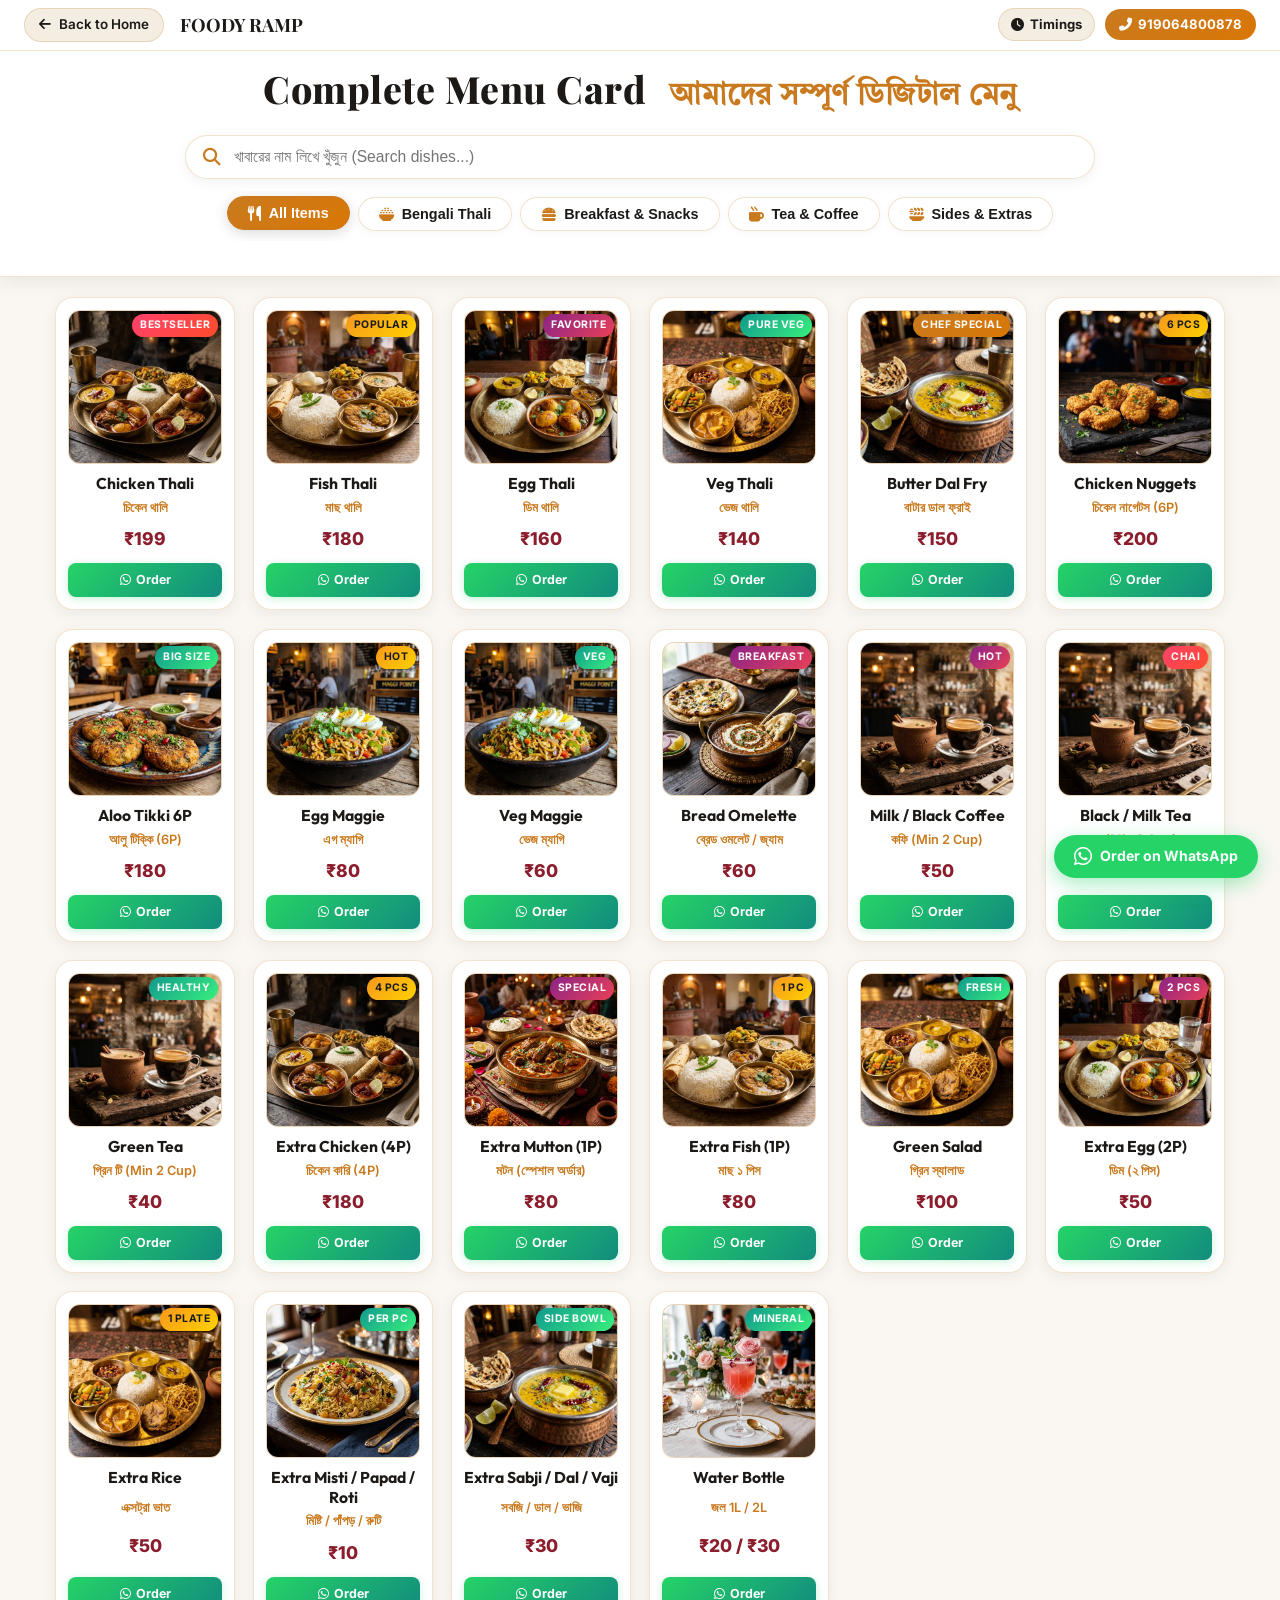
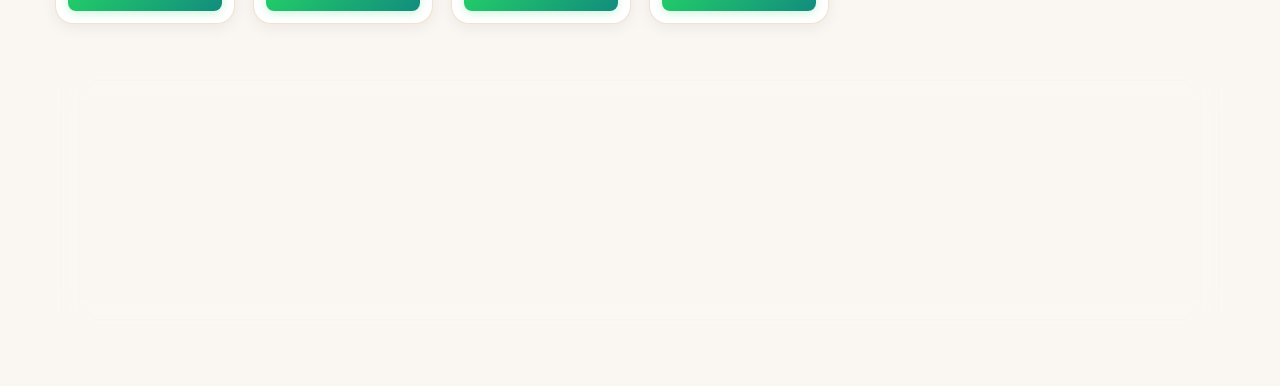
<file: menu.html>
﻿<!DOCTYPE html>
<html lang="bn">
<head>
    <meta charset="UTF-8">
    <meta name="viewport" content="width=device-width, initial-scale=1.0">
    <title>Full Menu Card | FOODY RAMP| সম্পূর্ণ মেনু</title>
    
    <!-- Meta Descriptions & SEO -->
    <meta name="description" content="Explore the full digital menu of FOODY RAMP. Bengali Thalis, Snacks, Tea, Coffee, Extras & Direct WhatsApp Ordering.">
    <meta name="theme-color" content="#c9a24b">
    
    <!-- Fonts -->
    <link rel="preconnect" href="https://fonts.googleapis.com">
    <link rel="preconnect" href="https://fonts.gstatic.com" crossorigin>
    <link href="https://fonts.googleapis.com/css2?family=Cinzel:wght@500;700;900&family=Inter:wght@300;400;500;600;700;800&family=Outfit:wght@400;500;600;700;800&family=Playfair+Display:ital,wght@0,600;0,700;0,900;1,600&family=Tiro+Bangla:ital@0;1&display=swap" rel="stylesheet">
    
    <!-- Font Awesome -->
    <link rel="stylesheet" href="https://cdnjs.cloudflare.com/ajax/libs/font-awesome/6.5.1/css/all.min.css">
    
    <!-- Main Style -->
    <link rel="stylesheet" href="styles.css">

    <style>
        /* Specific Styles for Compact Full Menu Page (LIGHT THEME) */
        .full-menu-page {
            background-color: var(--bg-deep);
            color: var(--text-primary);
            min-height: 100vh;
        }

        /* Sticky Top Header Container */
        .sticky-menu-top-container {
            position: sticky;
            top: 0;
            z-index: 1000;
            background: var(--bg-card);
            backdrop-filter: blur(20px);
            -webkit-backdrop-filter: blur(20px);
            border-bottom: 1.5px solid var(--glass-border);
            box-shadow: 0 4px 20px rgba(0, 0, 0, 0.08);
        }

        .full-menu-nav {
            padding: 8px 24px;
            display: flex;
            align-items: center;
            justify-content: space-between;
            border-bottom: 1px solid var(--glass-border);
        }

        .full-menu-nav-left {
            display: flex;
            align-items: center;
            gap: 16px;
        }

        .nav-back-btn {
            display: inline-flex;
            align-items: center;
            gap: 8px;
            background: var(--bg-dark);
            border: 1px solid var(--glass-border);
            color: var(--text-primary);
            padding: 5px 14px;
            border-radius: 25px;
            text-decoration: none;
            font-weight: 600;
            font-size: 0.84rem;
            transition: all 0.3s ease;
        }

        .nav-back-btn:hover {
            background: var(--accent-gold);
            color: #ffffff;
            border-color: var(--accent-gold);
            transform: translateX(-3px);
            box-shadow: 0 0 15px rgba(0, 0, 0, 0.15);
        }

        .full-menu-logo-title {
            font-family: 'Playfair Display', serif;
            font-size: 1.15rem;
            font-weight: 700;
            color: var(--text-primary);
        }

        .full-menu-logo-title span {
            color: var(--accent-gold);
        }

        .full-menu-nav-right {
            display: flex;
            align-items: center;
            gap: 10px;
        }

        .nav-timing-btn {
            display: inline-flex;
            align-items: center;
            gap: 6px;
            background: var(--bg-dark);
            border: 1px solid var(--glass-border);
            color: var(--text-primary);
            padding: 5px 12px;
            border-radius: 25px;
            text-decoration: none;
            font-weight: 700;
            font-size: 0.82rem;
            transition: all 0.3s ease;
        }

        .nav-timing-btn:hover {
            background: var(--accent-gold);
            color: #ffffff;
            border-color: var(--accent-gold);
            transform: translateY(-2px);
            box-shadow: 0 0 15px rgba(0, 0, 0, 0.15);
        }

        .nav-call-btn {
            display: inline-flex;
            align-items: center;
            gap: 6px;
            background: linear-gradient(135deg, var(--accent-gold), var(--accent-amber));
            color: #ffffff;
            padding: 5px 14px;
            border-radius: 25px;
            text-decoration: none;
            font-weight: 700;
            font-size: 0.82rem;
            transition: all 0.3s ease;
        }

        .nav-call-btn:hover {
            transform: translateY(-2px);
            box-shadow: 0 4px 15px rgba(0, 0, 0, 0.2);
        }

        /* Full Menu Hero Header */
        .full-menu-hero {
            text-align: center;
            padding: 14px 20px 10px;
            position: relative;
        }

        .full-menu-hero h1 {
            font-family: 'Playfair Display', serif;
            font-size: 2.35rem;
            font-weight: 800;
            color: var(--text-primary);
            margin-bottom: 0;
            line-height: 1.25;
            letter-spacing: 0.5px;
        }

        .full-menu-hero h1 .bengali-heading {
            color: var(--accent-gold);
            display: inline-block;
            font-size: 1.85rem;
            margin-left: 14px;
            font-family: 'Tiro Bangla', serif;
            font-weight: 700;
        }

        .full-menu-hero p {
            display: none;
        }

        /* Search & Filter Controls */
        .menu-control-bar {
            max-width: 950px;
            margin: 0 auto;
            padding: 10px 20px 15px;
        }

        .search-box-wrapper {
            position: relative;
            margin-bottom: 12px;
        }

        .search-box-wrapper input {
            width: 100%;
            background: var(--bg-card);
            border: 1.5px solid var(--glass-border);
            padding: 12px 20px 12px 48px;
            border-radius: 30px;
            color: var(--text-primary);
            font-size: 0.98rem;
            outline: none;
            transition: all 0.3s ease;
            box-shadow: 0 4px 14px rgba(0, 0, 0, 0.05);
        }

        .search-box-wrapper input:focus {
            border-color: var(--accent-gold);
            box-shadow: 0 0 18px rgba(0, 0, 0, 0.1);
            background: var(--bg-card);
        }

        .search-box-wrapper i {
            position: absolute;
            left: 18px;
            top: 50%;
            transform: translateY(-50%);
            color: var(--accent-gold);
            font-size: 1.1rem;
        }

        .menu-category-tabs {
            touch-action: pan-x pan-y;
            overscroll-behavior-x: contain;
            display: flex;
            justify-content: center;
            flex-wrap: wrap;
            gap: 10px;
            margin: 0;
        }

        .menu-tab-btn {
            background: var(--bg-card);
            border: 1.5px solid var(--glass-border);
            color: var(--text-secondary);
            padding: 8px 20px;
            border-radius: 25px;
            font-size: 0.9rem;
            font-weight: 600;
            cursor: pointer;
            backdrop-filter: blur(8px);
            transition: all 0.25s ease;
            display: inline-flex;
            align-items: center;
            gap: 8px;
            box-shadow: 0 2px 8px rgba(0, 0, 0, 0.04);
        }

        .menu-tab-btn i {
            color: var(--accent-gold);
            font-size: 0.95rem;
            transition: transform 0.3s ease;
        }

        .menu-tab-btn:hover {
            border-color: var(--accent-gold);
            color: var(--text-primary);
            background: var(--bg-card2, #f4f8f9);
            transform: translateY(-2px);
            box-shadow: 0 4px 15px rgba(0, 0, 0, 0.08);
        }

        .menu-tab-btn.active {
            background: linear-gradient(135deg, var(--accent-gold), var(--accent-amber));
            border-color: var(--accent-gold);
            color: #ffffff;
            box-shadow: 0 3px 14px rgba(0, 0, 0, 0.15);
            transform: translateY(-1px);
        }

        .menu-tab-btn.active i {
            color: #ffffff;
        }

        /* Compact Grid for Full Menu */
        .compact-menu-grid-container {
            max-width: 1200px;
            margin: 20px auto 50px;
            padding: 0 15px;
        }

        .compact-grid {
            display: grid;
            grid-template-columns: repeat(auto-fill, minmax(180px, 1fr));
            gap: 18px;
        }

        .compact-grid .food-menu-card {
            flex: initial;
            width: 100%;
            animation: floatMenuItem 4.5s ease-in-out infinite alternate;
        }

        .compact-grid .food-menu-card.hidden {
            display: none !important;
        }

        /* No Results Message */
        #no-results-msg {
            text-align: center;
            padding: 50px 20px;
            font-size: 1.1rem;
            color: var(--accent-gold);
            display: none;
            grid-column: 1 / -1;
        }

        /* Order Info Banner (Light Theme) */
        .order-info-banner {
            display: flex;
            align-items: stretch;
            justify-content: space-between;
            gap: 25px;
            padding: 28px 36px;
            border-radius: 20px;
            background: var(--bg-card);
            border: 1.5px solid var(--glass-border);
            box-shadow: 0 10px 30px rgba(0, 0, 0, 0.07);
        }

        .order-timing-card {
            display: flex;
            gap: 20px;
            flex: 1.3;
        }

        .timing-icon {
            width: 52px;
            height: 52px;
            border-radius: 14px;
            background: var(--bg-dark);
            border: 1px solid var(--glass-border);
            display: flex;
            align-items: center;
            justify-content: center;
            color: var(--accent-gold);
            font-size: 1.5rem;
            flex-shrink: 0;
        }

        .timing-details h4 {
            color: var(--text-primary);
            font-size: 1.15rem;
            margin-bottom: 10px;
            font-weight: 700;
        }

        .timing-details ul {
            list-style: none;
            padding: 0;
            margin: 0;
            display: flex;
            flex-direction: column;
            gap: 7px;
        }

        .timing-details li {
            font-size: 0.92rem;
            color: var(--text-secondary);
        }

        .timing-details li strong {
            color: var(--text-primary);
        }

        .timing-details .serve-time {
            color: var(--text-muted);
            font-size: 0.85rem;
        }

        .order-call-box {
            flex: 1;
            display: flex;
            flex-direction: column;
            align-items: center;
            justify-content: center;
            text-align: center;
            background: var(--bg-dark);
            padding: 20px 24px;
            border-radius: 14px;
            border: 1px dashed var(--glass-border);
        }

        .call-badge {
            background: var(--bg-card);
            color: var(--accent-gold);
            font-size: 0.75rem;
            font-weight: 700;
            text-transform: uppercase;
            letter-spacing: 1px;
            padding: 3px 10px;
            border-radius: 12px;
            margin-bottom: 6px;
            border: 1px solid var(--glass-border);
        }

        .order-call-box h3 {
            font-size: 1.05rem;
            color: var(--text-primary);
            margin-bottom: 8px;
            font-weight: 600;
        }

        .order-phone-link {
            font-size: 1.45rem;
            font-weight: 800;
            color: var(--accent-gold);
            text-decoration: none;
            letter-spacing: 1px;
            display: inline-flex;
            align-items: center;
            gap: 8px;
            margin-bottom: 14px;
            transition: transform 0.3s ease;
        }

        .order-phone-link:hover {
            transform: scale(1.05);
        }

        .quick-action-btns {
            display: flex;
            gap: 10px;
            width: 100%;
        }

        .direct-call-btn, .direct-wp-btn {
            flex: 1;
            padding: 9px 12px;
            border-radius: 8px;
            font-size: 0.85rem;
            font-weight: 700;
            text-decoration: none;
            display: inline-flex;
            align-items: center;
            justify-content: center;
            gap: 6px;
            transition: all 0.3s ease;
        }

        .direct-call-btn {
            background: linear-gradient(135deg, var(--accent-gold), var(--accent-amber));
            color: #ffffff;
        }

        .direct-call-btn:hover {
            transform: translateY(-2px);
            box-shadow: 0 4px 15px rgba(0, 0, 0, 0.2);
        }

        .direct-wp-btn {
            background: #25D366;
            color: #ffffff;
        }

        .direct-wp-btn:hover {
            background: #1ebc59;
            transform: translateY(-2px);
            box-shadow: 0 4px 15px rgba(37, 211, 102, 0.4);
        }

        /* Floating Order Quick Dial */
        .floating-order-btn {
            position: fixed;
            bottom: 22px;
            right: 22px;
            z-index: 999;
            display: flex;
            align-items: center;
            gap: 8px;
            background: #25D366;
            color: #ffffff;
            padding: 10px 20px;
            border-radius: 35px;
            text-decoration: none;
            font-weight: 700;
            font-size: 0.88rem;
            box-shadow: 0 6px 20px rgba(37, 211, 102, 0.4);
            transition: all 0.3s ease;
            animation: pulseOrderBtn 2.5s infinite;
        }

        .floating-order-btn:hover {
            background: #1ebc59;
            color: #ffffff;
            transform: scale(1.06);
            box-shadow: 0 8px 25px rgba(37, 211, 102, 0.6);
        }

        @keyframes pulseOrderBtn {
            0%, 100% { transform: scale(1); }
            50% { transform: scale(1.04); }
        }

        @media (max-width: 900px) {
            .order-info-banner {
                flex-direction: column;
                padding: 22px;
            }
            .order-timing-card {
                flex-direction: column;
                gap: 12px;
            }
        }

        @media (max-width: 600px) {
            .full-menu-nav {
                padding: 8px 12px;
            }
            .nav-back-btn span {
                display: none;
            }
            .full-menu-logo-title {
                font-size: 1.05rem;
            }
            .nav-timing-btn {
                padding: 4px 8px;
                font-size: 0.76rem;
            }
            .nav-timing-btn span {
                display: none;
            }
            .nav-call-btn {
                padding: 4px 10px;
                font-size: 0.76rem;
            }
            .full-menu-hero {
                padding: 10px 10px 4px;
            }
            .full-menu-hero h1 {
                font-size: 1.65rem;
            }
            .full-menu-hero h1 .bengali-heading {
                font-size: 1.35rem;
                display: block;
                margin-left: 0;
                margin-top: 4px;
            }
            .menu-control-bar {
                padding: 6px 12px 10px;
            }
            .search-box-wrapper {
                margin-bottom: 8px;
            }
            .search-box-wrapper input {
                padding: 9px 16px 9px 38px;
                font-size: 0.88rem;
                border-radius: 25px;
            }
            .search-box-wrapper i {
                left: 14px;
                font-size: 0.95rem;
            }
            .menu-category-tabs {
            touch-action: pan-x pan-y;
            overscroll-behavior-x: contain;
                gap: 6px;
                overflow-x: auto;
                flex-wrap: nowrap;
                justify-content: flex-start;
                padding-bottom: 4px;
                -webkit-overflow-scrolling: touch;
            }
            .menu-tab-btn {
                padding: 6px 14px;
                font-size: 0.8rem;
                border-radius: 20px;
                white-space: nowrap;
                flex-shrink: 0;
            }
            .compact-grid {
                grid-template-columns: repeat(2, 1fr);
                gap: 10px;
            }
            .compact-grid .food-menu-card {
                padding: 8px;
            }
            .food-title {
                font-size: 0.86rem;
            }
            .bengali-title {
                font-size: 0.72rem;
            }
            .food-price {
                font-size: 0.95rem;
            }
            .food-order-btn {
                padding: 5px 8px;
                font-size: 0.72rem;
            }
        }
    </style>
</head>
<body class="full-menu-page">

    <!-- Sticky Top Header (Navbar + Hero Title + Search Box + Filter Tabs) -->
    <div class="sticky-menu-top-container">
        <!-- Top Navigation Bar -->
        <nav class="full-menu-nav">
            <div class="full-menu-nav-left">
                <a href="index.html" class="nav-back-btn" title="Go back to Home Page">
                    <i class="fas fa-arrow-left"></i> <span>Back to Home</span>
                </a>
                <div class="full-menu-logo-title">FOODY RAMP</div>
            </div>
            <div class="full-menu-nav-right">
                <a href="#order-timings" class="nav-timing-btn" id="nav-timing-toggle-btn" title="Order Timings (অর্ডার সময়সূচী)">
                    <i class="fas fa-clock" id="nav-timing-icon"></i> <span id="nav-timing-text">Timings</span>
                </a>
                <a href="tel:919064800878" class="nav-call-btn">
                    <i class="fas fa-phone-alt"></i> <span>919064800878</span>
                </a>
            </div>
        </nav>

        <!-- Hero Header -->
        <header class="full-menu-hero">
            <h1>Complete Menu Card <span class="bengali-heading">আমাদের সম্পূর্ণ ডিজিটাল মেনু</span></h1>
        </header>

        <!-- Search Bar & Category Filter Tabs -->
        <div class="menu-control-bar">
            <div class="search-box-wrapper">
                <i class="fas fa-search"></i>
                <input type="text" id="menu-search-input" placeholder="খাবারের নাম লিখে খুঁজুন (Search dishes...)" autocomplete="off">
            </div>

            <div class="menu-category-tabs">
                <button class="menu-tab-btn active" data-category="all">
                    <i class="fas fa-utensils"></i> All Items
                </button>
                <button class="menu-tab-btn" data-category="thali">
                    <i class="fas fa-bowl-rice"></i> Bengali Thali
                </button>
                <button class="menu-tab-btn" data-category="snacks">
                    <i class="fas fa-burger"></i> Breakfast & Snacks
                </button>
                <button class="menu-tab-btn" data-category="beverages">
                    <i class="fas fa-mug-hot"></i> Tea & Coffee
                </button>
                <button class="menu-tab-btn" data-category="extras">
                    <i class="fas fa-plate-wheat"></i> Sides & Extras
                </button>
            </div>
        </div>
    </div>

    <!-- Compact Full Menu Grid -->
    <main class="compact-menu-grid-container">
        <div class="compact-grid" id="full-menu-grid">

            <!-- 1. Chicken Thali -->
            <div class="food-menu-card" data-category="thali" data-keywords="chicken thali murgi murgir mangsho rice dal sabji thali">
                <div class="food-card-badge bestseller">Bestseller</div>
                <div class="food-card-img-box">
                    <img src="assets/menu_chicken_thali.webp" alt="Chicken Thali" loading="lazy">
                </div>
                <div class="food-card-body">
                    <h3 class="food-title">Chicken Thali</h3>
                    <span class="bengali-title">চিকেন থালি</span>
                    <span class="food-price">₹199</span>
                    <a href="https://wa.me/919064800878?text==Hi%20FOODY%20RAMP,%20I%20want%20to%20order%20Chicken%20Thali%20(₹199)" target="_blank" class="food-order-btn">
                        <i class="fab fa-whatsapp"></i> Order
                    </a>
                </div>
            </div>

            <!-- 2. Fish Thali -->
            <div class="food-menu-card" data-category="thali" data-keywords="fish thali macher thali mach jhol rui katla rice dal thali">
                <div class="food-card-badge popular">Popular</div>
                <div class="food-card-img-box">
                    <img src="assets/menu_fish_thali.webp" alt="Fish Thali" loading="lazy">
                </div>
                <div class="food-card-body">
                    <h3 class="food-title">Fish Thali</h3>
                    <span class="bengali-title">মাছ থালি</span>
                    <span class="food-price">₹180</span>
                    <a href="https://wa.me/919064800878?text==Hi%20FOODY%20RAMP,%20I%20want%20to%20order%20Fish%20Thali%20(₹180)" target="_blank" class="food-order-btn">
                        <i class="fab fa-whatsapp"></i> Order
                    </a>
                </div>
            </div>

            <!-- 3. Egg Thali -->
            <div class="food-menu-card" data-category="thali" data-keywords="egg thali dimer thali dim kosha rice dal thali">
                <div class="food-card-badge special">Favorite</div>
                <div class="food-card-img-box">
                    <img src="assets/menu_egg_thali.webp" alt="Egg Thali" loading="lazy">
                </div>
                <div class="food-card-body">
                    <h3 class="food-title">Egg Thali</h3>
                    <span class="bengali-title">ডিম থালি</span>
                    <span class="food-price">₹160</span>
                    <a href="https://wa.me/919064800878?text==Hi%20FOODY%20RAMP,%20I%20want%20to%20order%20Egg%20Thali%20(₹160)" target="_blank" class="food-order-btn">
                        <i class="fab fa-whatsapp"></i> Order
                    </a>
                </div>
            </div>

            <!-- 4. Veg Thali -->
            <div class="food-menu-card" data-category="thali" data-keywords="veg thali niramish thali paneer dal sabji rice mishti doi">
                <div class="food-card-badge pure-veg">Pure Veg</div>
                <div class="food-card-img-box">
                    <img src="assets/menu_veg_thali.webp" alt="Veg Thali" loading="lazy">
                </div>
                <div class="food-card-body">
                    <h3 class="food-title">Veg Thali</h3>
                    <span class="bengali-title">ভেজ থালি</span>
                    <span class="food-price">₹140</span>
                    <a href="https://wa.me/919064800878?text==Hi%20FOODY%20RAMP,%20I%20want%20to%20order%20Veg%20Thali%20(₹140)" target="_blank" class="food-order-btn">
                        <i class="fab fa-whatsapp"></i> Order
                    </a>
                </div>
            </div>

            <!-- 5. Butter Dal Fry -->
            <div class="food-menu-card" data-category="extras" data-keywords="butter dal fry yellow dal tadka veg">
                <div class="food-card-badge chef">Chef Special</div>
                <div class="food-card-img-box">
                    <img src="assets/menu_butter_dal_fry.webp" alt="Butter Dal Fry" loading="lazy">
                </div>
                <div class="food-card-body">
                    <h3 class="food-title">Butter Dal Fry</h3>
                    <span class="bengali-title">বাটার ডাল ফ্রাই</span>
                    <span class="food-price">₹150</span>
                    <a href="https://wa.me/919064800878?text==Hi%20FOODY%20RAMP,%20I%20want%20to%20order%20Butter%20Dal%20Fry%20(₹150)" target="_blank" class="food-order-btn">
                        <i class="fab fa-whatsapp"></i> Order
                    </a>
                </div>
            </div>

            <!-- 6. Chicken Nuggets (6P) -->
            <div class="food-menu-card" data-category="snacks" data-keywords="chicken nuggets 6p fried snacks non-veg">
                <div class="food-card-badge popular">6 Pcs</div>
                <div class="food-card-img-box">
                    <img src="assets/menu_chicken_nuggets.webp" alt="Chicken Nuggets" loading="lazy">
                </div>
                <div class="food-card-body">
                    <h3 class="food-title">Chicken Nuggets</h3>
                    <span class="bengali-title">চিকেন নাগেটস (6P)</span>
                    <span class="food-price">₹200</span>
                    <a href="https://wa.me/919064800878?text==Hi%20FOODY%20RAMP,%20I%20want%20to%20order%20Chicken%20Nuggets%20(₹200)" target="_blank" class="food-order-btn">
                        <i class="fab fa-whatsapp"></i> Order
                    </a>
                </div>
            </div>

            <!-- 7. Aloo Tikki Big Size (6P) -->
            <div class="food-menu-card" data-category="snacks" data-keywords="aloo tikki potato cutlet snacks big size veg">
                <div class="food-card-badge pure-veg">Big Size</div>
                <div class="food-card-img-box">
                    <img src="assets/menu_aloo_tikki.webp" alt="Aloo Tikki Big Size" loading="lazy">
                </div>
                <div class="food-card-body">
                    <h3 class="food-title">Aloo Tikki 6P</h3>
                    <span class="bengali-title">আলু টিক্কি (6P)</span>
                    <span class="food-price">₹180</span>
                    <a href="https://wa.me/919064800878?text==Hi%20FOODY%20RAMP,%20I%20want%20to%20order%20Aloo%20Tikki%20(₹180)" target="_blank" class="food-order-btn">
                        <i class="fab fa-whatsapp"></i> Order
                    </a>
                </div>
            </div>

            <!-- 8. Egg Maggie -->
            <div class="food-menu-card" data-category="snacks" data-keywords="egg maggie noodles masala snacks">
                <div class="food-card-badge popular">Hot</div>
                <div class="food-card-img-box">
                    <img src="assets/menu_egg_maggie.webp" alt="Egg Maggie" loading="lazy">
                </div>
                <div class="food-card-body">
                    <h3 class="food-title">Egg Maggie</h3>
                    <span class="bengali-title">এগ ম্যাগি</span>
                    <span class="food-price">₹80</span>
                    <a href="https://wa.me/919064800878?text==Hi%20FOODY%20RAMP,%20I%20want%20to%20order%20Egg%20Maggie%20(₹80)" target="_blank" class="food-order-btn">
                        <i class="fab fa-whatsapp"></i> Order
                    </a>
                </div>
            </div>

            <!-- 9. Veg Maggie -->
            <div class="food-menu-card" data-category="snacks" data-keywords="veg maggie masala noodles snacks vegetarian">
                <div class="food-card-badge pure-veg">Veg</div>
                <div class="food-card-img-box">
                    <img src="assets/menu_egg_maggie.webp" alt="Veg Maggie" loading="lazy">
                </div>
                <div class="food-card-body">
                    <h3 class="food-title">Veg Maggie</h3>
                    <span class="bengali-title">ভেজ ম্যাগি</span>
                    <span class="food-price">₹60</span>
                    <a href="https://wa.me/919064800878?text==Hi%20FOODY%20RAMP,%20I%20want%20to%20order%20Veg%20Maggie%20(₹60)" target="_blank" class="food-order-btn">
                        <i class="fab fa-whatsapp"></i> Order
                    </a>
                </div>
            </div>

            <!-- 10. Bread Omelette / Jam / Butter -->
            <div class="food-menu-card" data-category="snacks" data-keywords="bread omelette jam butter breakfast toast egg">
                <div class="food-card-badge special">Breakfast</div>
                <div class="food-card-img-box">
                    <img src="assets/menu6.webp" alt="Bread Omelette Jam Butter" loading="lazy">
                </div>
                <div class="food-card-body">
                    <h3 class="food-title">Bread Omelette</h3>
                    <span class="bengali-title">ব্রেড ওমলেট / জ্যাম</span>
                    <span class="food-price">₹60</span>
                    <a href="https://wa.me/919064800878?text==Hi%20FOODY%20RAMP,%20I%20want%20to%20order%20Bread%20Omelette%20(₹60)" target="_blank" class="food-order-btn">
                        <i class="fab fa-whatsapp"></i> Order
                    </a>
                </div>
            </div>

            <!-- 11. Milk / Black Coffee -->
            <div class="food-menu-card" data-category="beverages" data-keywords="coffee milk coffee black coffee hot drink beverages espresso">
                <div class="food-card-badge special">Hot</div>
                <div class="food-card-img-box">
                    <img src="assets/menu_tea_coffee.webp" alt="Milk and Black Coffee" loading="lazy">
                </div>
                <div class="food-card-body">
                    <h3 class="food-title">Milk / Black Coffee</h3>
                    <span class="bengali-title">কফি (Min 2 Cup)</span>
                    <span class="food-price">₹50</span>
                    <a href="https://wa.me/919064800878?text==Hi%20FOODY%20RAMP,%20I%20want%20to%20order%20Coffee" target="_blank" class="food-order-btn">
                        <i class="fab fa-whatsapp"></i> Order
                    </a>
                </div>
            </div>

            <!-- 12. Black / Milk Tea -->
            <div class="food-menu-card" data-category="beverages" data-keywords="tea chai milk tea black tea masala chai beverage">
                <div class="food-card-badge bestseller">Chai</div>
                <div class="food-card-img-box">
                    <img src="assets/menu_tea_coffee.webp" alt="Black and Milk Tea" loading="lazy">
                </div>
                <div class="food-card-body">
                    <h3 class="food-title">Black / Milk Tea</h3>
                    <span class="bengali-title">চা (Min 2 Cup)</span>
                    <span class="food-price">₹25</span>
                    <a href="https://wa.me/919064800878?text==Hi%20FOODY%20RAMP,%20I%20want%20to%20order%20Tea" target="_blank" class="food-order-btn">
                        <i class="fab fa-whatsapp"></i> Order
                    </a>
                </div>
            </div>

            <!-- 13. Green Tea -->
            <div class="food-menu-card" data-category="beverages" data-keywords="green tea healthy detox hot beverage">
                <div class="food-card-badge pure-veg">Healthy</div>
                <div class="food-card-img-box">
                    <img src="assets/menu_tea_coffee.webp" alt="Green Tea" loading="lazy">
                </div>
                <div class="food-card-body">
                    <h3 class="food-title">Green Tea</h3>
                    <span class="bengali-title">গ্রিন টি (Min 2 Cup)</span>
                    <span class="food-price">₹40</span>
                    <a href="https://wa.me/919064800878?text==Hi%20FOODY%20RAMP,%20I%20want%20to%20order%20Green%20Tea" target="_blank" class="food-order-btn">
                        <i class="fab fa-whatsapp"></i> Order
                    </a>
                </div>
            </div>

            <!-- 14. Extra Chicken (4P) -->
            <div class="food-menu-card" data-category="extras" data-keywords="extra chicken 4p murgir mangsho chicken curry side non-veg">
                <div class="food-card-badge popular">4 Pcs</div>
                <div class="food-card-img-box">
                    <img src="assets/menu_chicken_thali.webp" alt="Extra Chicken 4P" loading="lazy">
                </div>
                <div class="food-card-body">
                    <h3 class="food-title">Extra Chicken (4P)</h3>
                    <span class="bengali-title">চিকেন কারি (4P)</span>
                    <span class="food-price">₹180</span>
                    <a href="https://wa.me/919064800878?text==Hi%20FOODY%20RAMP,%20I%20want%20to%20order%20Extra%20Chicken%204P%20(₹180)" target="_blank" class="food-order-btn">
                        <i class="fab fa-whatsapp"></i> Order
                    </a>
                </div>
            </div>

            <!-- 15. Extra Mutton (1P - Special Order) -->
            <div class="food-menu-card" data-category="extras" data-keywords="extra mutton 1p khasi mangsho mutton kosha special non-veg">
                <div class="food-card-badge special">Special</div>
                <div class="food-card-img-box">
                    <img src="assets/menu3.webp" alt="Extra Mutton 1P" loading="lazy">
                </div>
                <div class="food-card-body">
                    <h3 class="food-title">Extra Mutton (1P)</h3>
                    <span class="bengali-title">মটন (স্পেশাল অর্ডার)</span>
                    <span class="food-price">₹80</span>
                    <a href="https://wa.me/919064800878?text==Hi%20FOODY%20RAMP,%20I%20want%20to%20order%20Extra%20Mutton%20(₹80)" target="_blank" class="food-order-btn">
                        <i class="fab fa-whatsapp"></i> Order
                    </a>
                </div>
            </div>

            <!-- 16. Extra Fish (1P) -->
            <div class="food-menu-card" data-category="extras" data-keywords="extra fish 1p macher jhol rui katla side non-veg">
                <div class="food-card-badge popular">1 Pc</div>
                <div class="food-card-img-box">
                    <img src="assets/menu_fish_thali.webp" alt="Extra Fish 1P" loading="lazy">
                </div>
                <div class="food-card-body">
                    <h3 class="food-title">Extra Fish (1P)</h3>
                    <span class="bengali-title">মাছ ১ পিস</span>
                    <span class="food-price">₹80</span>
                    <a href="https://wa.me/919064800878?text==Hi%20FOODY%20RAMP,%20I%20want%20to%20order%20Extra%20Fish%20(₹80)" target="_blank" class="food-order-btn">
                        <i class="fab fa-whatsapp"></i> Order
                    </a>
                </div>
            </div>

            <!-- 17. Green Salad -->
            <div class="food-menu-card" data-category="extras" data-keywords="green salad cucumber tomato onion lemon salad veg">
                <div class="food-card-badge pure-veg">Fresh</div>
                <div class="food-card-img-box">
                    <img src="assets/menu_veg_thali.webp" alt="Green Salad" loading="lazy">
                </div>
                <div class="food-card-body">
                    <h3 class="food-title">Green Salad</h3>
                    <span class="bengali-title">গ্রিন স্যালাড</span>
                    <span class="food-price">₹100</span>
                    <a href="https://wa.me/919064800878?text==Hi%20FOODY%20RAMP,%20I%20want%20to%20order%20Green%20Salad%20(₹100)" target="_blank" class="food-order-btn">
                        <i class="fab fa-whatsapp"></i> Order
                    </a>
                </div>
            </div>

            <!-- 18. Extra Egg (2P) -->
            <div class="food-menu-card" data-category="extras" data-keywords="extra egg 2p dim egg curry side non-veg">
                <div class="food-card-badge special">2 Pcs</div>
                <div class="food-card-img-box">
                    <img src="assets/menu_egg_thali.webp" alt="Extra Egg 2P" loading="lazy">
                </div>
                <div class="food-card-body">
                    <h3 class="food-title">Extra Egg (2P)</h3>
                    <span class="bengali-title">ডিম (২ পিস)</span>
                    <span class="food-price">₹50</span>
                    <a href="https://wa.me/919064800878?text==Hi%20FOODY%20RAMP,%20I%20want%20to%20order%20Extra%20Egg%202P%20(₹50)" target="_blank" class="food-order-btn">
                        <i class="fab fa-whatsapp"></i> Order
                    </a>
                </div>
            </div>

            <!-- 19. Extra Rice -->
            <div class="food-menu-card" data-category="extras" data-keywords="extra rice bhat rice portion veg side">
                <div class="food-card-badge popular">1 Plate</div>
                <div class="food-card-img-box">
                    <img src="assets/menu_veg_thali.webp" alt="Extra Rice" loading="lazy">
                </div>
                <div class="food-card-body">
                    <h3 class="food-title">Extra Rice</h3>
                    <span class="bengali-title">এক্সট্রা ভাত</span>
                    <span class="food-price">₹50</span>
                    <a href="https://wa.me/919064800878?text==Hi%20FOODY%20RAMP,%20I%20want%20to%20order%20Extra%20Rice%20(₹50)" target="_blank" class="food-order-btn">
                        <i class="fab fa-whatsapp"></i> Order
                    </a>
                </div>
            </div>

            <!-- 20. Extra Misti / Papad / Roti -->
            <div class="food-menu-card" data-category="extras" data-keywords="extra misti papad roti sweet flatbread side">
                <div class="food-card-badge pure-veg">Per Pc</div>
                <div class="food-card-img-box">
                    <img src="assets/menu2.webp" alt="Extra Misti Papad Roti" loading="lazy">
                </div>
                <div class="food-card-body">
                    <h3 class="food-title">Extra Misti / Papad / Roti</h3>
                    <span class="bengali-title">মিষ্টি / পাঁপড় / রুটি</span>
                    <span class="food-price">₹10</span>
                    <a href="https://wa.me/919064800878?text==Hi%20FOODY%20RAMP,%20I%20want%20to%20order%20Extra%20Misti%20Papad%20Roti%20(₹10)" target="_blank" class="food-order-btn">
                        <i class="fab fa-whatsapp"></i> Order
                    </a>
                </div>
            </div>

            <!-- 21. Extra Sabji / Dal / Vaji -->
            <div class="food-menu-card" data-category="extras" data-keywords="extra sabji dal vaji butter dal fry veg side">
                <div class="food-card-badge pure-veg">Side Bowl</div>
                <div class="food-card-img-box">
                    <img src="assets/menu_butter_dal_fry.webp" alt="Extra Sabji Dal Vaji" loading="lazy">
                </div>
                <div class="food-card-body">
                    <h3 class="food-title">Extra Sabji / Dal / Vaji</h3>
                    <span class="bengali-title">সবজি / ডাল / ভাজি</span>
                    <span class="food-price">₹30</span>
                    <a href="https://wa.me/919064800878?text==Hi%20FOODY%20RAMP,%20I%20want%20to%20order%20Extra%20Sabji%20Dal%20Vaji%20(₹30)" target="_blank" class="food-order-btn">
                        <i class="fab fa-whatsapp"></i> Order
                    </a>
                </div>
            </div>

            <!-- 20. Packaged Water Bottle (1L / 2L) -->
            <div class="food-menu-card" data-category="beverages" data-keywords="water bottle 1l 2l mineral water drink">
                <div class="food-card-badge pure-veg">Mineral</div>
                <div class="food-card-img-box">
                    <img src="assets/menu5.webp" alt="Packaged Water Bottle" loading="lazy">
                </div>
                <div class="food-card-body">
                    <h3 class="food-title">Water Bottle</h3>
                    <span class="bengali-title">জল 1L / 2L</span>
                    <span class="food-price">₹20 / ₹30</span>
                    <a href="https://wa.me/919064800878?text==Hi%20FOODY%20RAMP,%20I%20want%20to%20order%20Water%20Bottle" target="_blank" class="food-order-btn">
                        <i class="fab fa-whatsapp"></i> Order
                    </a>
                </div>
            </div>

        </div>

        <!-- No Results Fallback -->
        <div id="no-results-msg">
            <i class="fas fa-search" style="font-size: 2.5rem; margin-bottom: 12px; display: block;"></i>
            <p>আপনার খোঁজা অনুযায়ী কোনো খাবার পাওয়া যায়নি। অন্য কিছু লিখে খুঁজুন।</p>
        </div>
    </main>

    <!-- Order Timings Banner -->
    <div id="order-timings" style="max-width: 1200px; margin: 0 auto 60px; padding: 0 15px; scroll-margin-top: 170px;">
        <div class="order-info-banner glassmorphism">
            <div class="order-timing-card">
                <div class="timing-icon"><i class="fas fa-clock"></i></div>
                <div class="timing-details">
                    <h4>⏰ Order Timings (অর্ডার সময়সূচী)</h4>
                    <ul>
                        <li><strong>☀️ Lunch:</strong> Any Time You're Hungry!</li>
                        <li><strong>🌙 Dinner:</strong> Order 05:00 PM – 06:30 PM <span class="serve-time">(Serve: 9:30 PM – 10:00 PM)</span></li>
                        <li><strong>🌅 Breakfast:</strong> Pre-order 09:00 PM – 10:00 PM <span class="serve-time">(Serve Next Morning: 8:30 AM)</span></li>
                    </ul>
                </div>
            </div>
            
            <div class="order-call-box">
                <div class="call-badge">Direct Hotline</div>
                <h3>Call or WhatsApp to Place Order</h3>
                <a href="tel:919064800878" class="order-phone-link">
                    <i class="fas fa-phone-volume"></i> 919064800878
                </a>
                <div class="quick-action-btns">
                    <a href="tel:919064800878" class="direct-call-btn">
                        <i class="fas fa-phone"></i> Call Now
                    </a>
                    <a href="https://wa.me/919064800878?text==Hello%20FOODY%20RAMP,%20I%20want%20to%20place%20an%20order!" target="_blank" class="direct-wp-btn">
                        <i class="fab fa-whatsapp"></i> WhatsApp Order
                    </a>
                </div>
            </div>
        </div>
    </div>

    <!-- Floating Direct WhatsApp Button -->
    <a href="https://wa.me/919064800878?text==Hello%20FOODY%20RAMP,%20I%20want%20to%20order%20food!" target="_blank" class="floating-order-btn" title="Direct WhatsApp Order">
        <i class="fab fa-whatsapp" style="font-size: 1.3rem;"></i> <span>Order on WhatsApp</span>
    </a>

    <!-- JavaScript for Live Search & Category Filtering -->
    <script>
        document.addEventListener('DOMContentLoaded', () => {
            const searchInput = document.getElementById('menu-search-input');
            const categoryTabs = document.querySelectorAll('.menu-tab-btn');
            const foodCards = document.querySelectorAll('.food-menu-card');
            const noResultsMsg = document.getElementById('no-results-msg');

            let activeCategory = 'all';

            function filterMenu() {
                const query = searchInput.value.toLowerCase().trim();
                let visibleCount = 0;

                foodCards.forEach(card => {
                    const cardCategory = card.getAttribute('data-category');
                    const keywords = (card.getAttribute('data-keywords') || '') + ' ' + card.innerText.toLowerCase();

                    const matchesCategory = (activeCategory === 'all' || cardCategory === activeCategory);
                    const matchesSearch = query === '' || keywords.includes(query);

                    if (matchesCategory && matchesSearch) {
                        card.classList.remove('hidden');
                        visibleCount++;
                    } else {
                        card.classList.add('hidden');
                    }
                });

                if (visibleCount === 0) {
                    noResultsMsg.style.display = 'block';
                } else {
                    noResultsMsg.style.display = 'none';
                }
            }

            // Category Tab Clicks
            categoryTabs.forEach(tab => {
                tab.addEventListener('click', () => {
                    categoryTabs.forEach(t => t.classList.remove('active'));
                    tab.classList.add('active');
                    activeCategory = tab.getAttribute('data-category');
                    const tabsContainer = tab.closest('.menu-category-tabs');
                    if (tabsContainer) {
                        const targetScroll = tab.offsetLeft - (tabsContainer.clientWidth / 2) + (tab.offsetWidth / 2);
                        tabsContainer.scrollTo({ left: targetScroll, behavior: 'smooth' });
                    }
                    filterMenu();
                });
            });

            // Search Input Live Filter
            searchInput.addEventListener('input', () => {
                filterMenu();
            });

            // ============================================================
            // TWO-WAY TOGGLE SCROLL (Click to go to Timings, Click again to go to Top)
            // ============================================================
            const timingToggleBtn = document.getElementById('nav-timing-toggle-btn');
            const timingIcon = document.getElementById('nav-timing-icon');
            const timingText = document.getElementById('nav-timing-text');
            const orderTimingsSection = document.getElementById('order-timings');

            function isNearTimingsSection() {
                if (!orderTimingsSection) return false;
                const rect = orderTimingsSection.getBoundingClientRect();
                return rect.top <= window.innerHeight * 0.75;
            }

            if (timingToggleBtn && orderTimingsSection) {
                timingToggleBtn.addEventListener('click', (e) => {
                    e.preventDefault();
                    if (isNearTimingsSection()) {
                        // If already at Timings section -> Smoothly scroll back to TOP
                        window.scrollTo({ top: 0, behavior: 'smooth' });
                    } else {
                        // Smoothly scroll DOWN to Order Timings section
                        orderTimingsSection.scrollIntoView({ behavior: 'smooth', block: 'start' });
                    }
                });

                // Dynamically update button icon/text when user scrolls near timings
                window.addEventListener('scroll', () => {
                    if (isNearTimingsSection()) {
                        timingToggleBtn.classList.add('at-bottom');
                        if (timingIcon) timingIcon.className = 'fas fa-arrow-up';
                        if (timingText) timingText.innerText = 'Top';
                        timingToggleBtn.title = 'Scroll back to Top (উপরে ফিরে যান)';
                    } else {
                        timingToggleBtn.classList.remove('at-bottom');
                        if (timingIcon) timingIcon.className = 'fas fa-clock';
                        if (timingText) timingText.innerText = 'Timings';
                        timingToggleBtn.title = 'Order Timings (অর্ডার সময়সূচী)';
                    }
                }, { passive: true });
            }
        });
    </script>
</body>
</html>
</file>
<file: styles.css>
﻿/* ============================================================
   FOODY RAMP — Premium Modern Theme
   ============================================================ */

@import url('https://fonts.googleapis.com/css2?family=Playfair+Display:wght@400;600;700;800&family=Outfit:wght@300;400;600;800&family=Inter:wght@300;400;500;600&display=swap');

/* ---- CSS Variables ---- */
:root {
    --bg-deep:              #FAF7F2; /* Warm Cream / Ivory (main bg) */
    --bg-dark:              #F3EDE2; /* Soft Warm Beige (section bg alt) */
    --bg-card:              #FFFFFF; /* Pure White for cards */
    --bg-card2:             #FFFBF5; /* Lighter Cream for hover cards */
    --bg-cream:             #F5F1E8; /* Warm Off-White */
    --accent-gold:          #C97A1E; /* Rich Amber Gold / Warm Bronze */
    --accent-amber:         #D97706; /* Medium Amber */
    --accent-light:         #F59E0B; /* Warm Golden Highlight */
    --accent-red:           #8C1D2C; /* Deep Terracotta / Burgundy */
    --accent-warm:          #B91C1C; /* Warm Crimson */
    --text-primary:         #1C1917; /* Deep Espresso / Dark Brown Charcoal */
    --text-secondary:       #57534E; /* Warm Muted Charcoal */
    --text-muted:           #78716C; /* Soft Muted Brown-Grey */
    --text-light-section:   #1C1917; /* Text on light sections */
    --glass-bg:             rgba(255, 255, 255, 0.85); /* Soft White Glass */
    --glass-border:         rgba(201, 122, 30, 0.22); /* Amber Gold Glass Border */
    --glass-shadow:         0 8px 30px rgba(120, 80, 20, 0.08); /* Warm Soft Shadow */
    --glow-gold:            0 0 25px rgba(217, 119, 6, 0.2);
    --radius-sm:            8px;
    --radius-md:            16px;
    --radius-lg:            24px;
    --transition:           all 0.4s cubic-bezier(0.4, 0, 0.2, 1);
}

/* ---- Reset ---- */
*, *::before, *::after {
    margin: 0;
    padding: 0;
    box-sizing: border-box;
}

html {
    scroll-behavior: smooth;
}

body {
    font-family: 'Inter', sans-serif;
    background-color: var(--bg-deep);
    color: var(--text-primary);
    overflow-x: hidden;
    line-height: 1.6;
}

body.no-scroll {
    overflow-y: hidden !important;
}

h1, h2, h3, h4 {
    font-family: 'Playfair Display', 'Tiro Bangla', serif;
    line-height: 1.2;
}

/* ---- Custom Scrollbar ---- */
::-webkit-scrollbar          { width: 6px; }
::-webkit-scrollbar-track    { background: var(--bg-deep); }
::-webkit-scrollbar-thumb    { background: var(--accent-gold); border-radius: 3px; }
::-webkit-scrollbar-thumb:hover { background: var(--accent-amber); }

/* ============================================================
   NAVBAR
   ============================================================ */
.navbar {
    position: sticky;
    top: 0;
    margin: 0;
    width: 100%;
    padding: 0 5%;
    height: 72px;
    border-radius: 0;
    display: flex;
    justify-content: space-between;
    align-items: center;
    background: rgba(250, 247, 242, 0.92);
    backdrop-filter: blur(20px);
    -webkit-backdrop-filter: blur(20px);
    z-index: 1000;
    border-bottom: 1px solid rgba(201, 162, 75, 0.2);
    box-shadow: 0 4px 30px rgba(28, 25, 23, 0.08);
    transition: var(--transition);
}

.navbar-scrolled {
    height: 62px;
    background: rgba(250, 247, 242, 0.97);
    border-bottom-color: rgba(201, 162, 75, 0.35);
    box-shadow: 0 8px 40px rgba(28, 25, 23, 0.12), var(--glow-gold);
}

.logo-container {
    display: flex;
    align-items: center;
    gap: 2px; /* Set gap to almost zero to align right next to logo image */
}

.logo-brand-img {
    position: relative;
    z-index: 1002;
    height: 52px;
    width: auto;
    object-fit: contain;
    transition: var(--transition);
}

.logo-brand-img:hover {
    transform: scale(1.04);
}

.logo-text-wrapper {
    display: flex;
    align-items: center;
    position: relative;
    padding-left: 0px; /* Removed padding entirely to start text immediately */
    /* no overflow: hidden so football can roll across the whole screen */
}

.animated-football-header {
    position: absolute;
    left: -52px;
    width: 48px;
    height: 48px;
    top: 50%;
    margin-top: -24px;
    display: inline-block;
    z-index: 10;
    animation: footballRollAcross 14s linear infinite;
    will-change: left, transform, opacity;
    pointer-events: none;
}

.animated-football-header svg,
.animated-football-header img {
    width: 100%;
    height: 100%;
    filter: drop-shadow(0 2px 5px rgba(183, 28, 28, 0.4)) drop-shadow(0 1px 2px rgba(0, 0, 0, 0.25)) !important;
}

.logo-text {
    font-size: 1.5rem;
    font-weight: 800;
    letter-spacing: 1px;
    background: linear-gradient(90deg, var(--accent-gold), var(--accent-red));
    -webkit-background-clip: text;
    -webkit-text-fill-color: transparent;
    font-family: 'Outfit', sans-serif;
    display: inline-block;
    white-space: nowrap;
    overflow: hidden;
    clip-path: inset(0 100% 0 0);
    opacity: 0;
    animation: revealTextWipe 14s linear infinite;
    will-change: clip-path, opacity;
}

.nav-links {
    display: flex;
    flex-direction: column;
    position: absolute;
    top: 100%;
    right: 5%; /* Align with padding of navbar actions */
    width: 210px;
    height: auto;
    background: rgba(250, 247, 242, 0.97);
    backdrop-filter: blur(20px);
    -webkit-backdrop-filter: blur(20px);
    border: 1px solid rgba(201, 162, 75, 0.2);
    border-radius: 0 0 var(--radius-md) var(--radius-md);
    padding: 1.5rem 0;
    gap: 0.25rem;
    box-shadow: 0 15px 40px rgba(28, 25, 23, 0.1);
    opacity: 0;
    transform: translateY(-8px);
    pointer-events: none;
    transition: all 0.3s cubic-bezier(0.165, 0.84, 0.44, 1);
    align-items: center;
    list-style: none;
    z-index: 1000;
}

.nav-links.nav-active {
    opacity: 1;
    transform: translateY(0);
    pointer-events: auto;
}

.nav-links a {
    text-decoration: none;
    color: var(--text-secondary);
    font-weight: 500;
    font-size: 0.95rem;
    letter-spacing: 0.5px;
    text-transform: uppercase;
    padding: 0.65rem 1.4rem;
    border-radius: var(--radius-sm);
    transition: var(--transition);
    position: relative;
    display: block;
    width: 100%;
    text-align: center;
}

.nav-links a::after {
    content: '';
    position: absolute;
    bottom: 2px;
    left: 50%;
    transform: translateX(-50%);
    width: 0;
    height: 1.5px;
    background: var(--accent-gold);
    border-radius: 2px;
    transition: width 0.3s ease;
}

.nav-links a:hover {
    color: var(--accent-light);
}

.nav-links a:hover::after {
    width: 60%;
}

.navbar-actions {
    display: flex;
    align-items: center;
    gap: 0.35rem;
}
.dripza-btn-nav {
    background: transparent !important;
    border: none !important;
    width: 38px;
    height: 38px;
    cursor: pointer;
    display: flex;
    align-items: center;
    justify-content: center;
    padding: 0;
    overflow: visible;
    position: relative;
    box-shadow: none !important;
    transition: transform 0.3s ease;
}

.dripza-btn-nav:hover {
    background: transparent !important;
    box-shadow: none !important;
    transform: translateY(-2px);
}

.dripza-nav-icon {
    width: 100%;
    height: 100%;
    object-fit: contain;
    animation: dripzaBreathing 3.5s infinite ease-in-out;
    transition: filter 0.4s ease, transform 0.8s cubic-bezier(0.34, 1.56, 0.64, 1);
}

.dripza-btn-nav:hover .dripza-nav-icon {
    transform: scale(1.15) rotate(360deg);
    filter: drop-shadow(0 0 10px rgba(201, 162, 75, 0.9));
}

@keyframes dripzaBreathing {
    0%, 100% {
        transform: scale(1);
        filter: drop-shadow(0 0 2px rgba(201, 162, 75, 0.25));
    }
    50% {
        transform: scale(1.06);
        filter: drop-shadow(0 0 7px rgba(201, 162, 75, 0.65));
    }
}

.hamburger {
    display: block; /* Show hamburger globally on PC and Mobile */
    cursor: pointer;
    font-size: 1.4rem;
    color: var(--text-primary);
    padding: 0.4rem;
    border-radius: var(--radius-sm);
    transition: var(--transition);
}

.hamburger:hover {
    color: var(--accent-gold);
    background: rgba(201, 162, 75, 0.08);
}

/* ============================================================
   HERO / BANNER SECTION
   ============================================================ */
.hero {
    position: relative;
    width: 100%;
    aspect-ratio: 16 / 9;
    height: 56.25vw; /* Explicit 16:9 height to prevent collapse */
    min-height: 400px; /* Safe minimum height for PC banner */
    display: flex;
    align-items: center;
    justify-content: center;
    text-align: center;
    overflow: hidden;
    margin-top: 0;
}

.hero-bg {
    position: absolute;
    inset: 0;
    z-index: 0;
    overflow: hidden;
    background: var(--bg-deep);
}

.hero-bg::before {
    content: '';
    position: absolute;
    top: -30px;
    left: -30px;
    right: -30px;
    bottom: -30px;
    background-image: var(--bg-image);
    background-size: cover;
    background-position: center;
    filter: blur(28px) brightness(0.28) saturate(1.2);
    transition: background-image 1.2s ease-in-out;
    z-index: 0;
}

.hero-bg img {
    position: absolute;
    inset: 0;
    width: 100%;
    height: 100%;
    object-fit: cover;
    display: block;
    opacity: 0;
    transition: opacity 1.5s ease-in-out;
    z-index: 1;
}

.hero-video {
    position: absolute;
    inset: 0;
    width: 100%;
    height: 100%;
    object-fit: cover;
    z-index: 1;
}

.hero-bg img.active {
    opacity: 1;
    z-index: 2;
}

.hero-bg img.prev {
    opacity: 0;
    z-index: 1;
}

.hero-nav-zone {
    position: absolute;
    top: 0;
    bottom: 0;
    width: 15%;
    z-index: 5;
    cursor: pointer;
    background: transparent;
    transition: background 0.3s ease;
}

.hero-nav-zone.left-zone {
    left: 0;
}

.hero-nav-zone.right-zone {
    right: 0;
}

/* Subtle feedback on hover (no arrow icons) */
.hero-nav-zone:hover {
    background: rgba(255, 255, 255, 0.03);
}

.overlay {
    position: absolute;
    inset: 0;
    background: transparent;
    z-index: 3;
    pointer-events: none;
}

.hero-content {
    max-width: 800px;
    padding: 0 24px;
    z-index: 4;
    transform: translateY(30px);
    opacity: 0;
    animation: fadeUp 1.2s cubic-bezier(0.165, 0.84, 0.44, 1) forwards 0.4s;
}

.hero-content h1 {
    font-size: 3.6rem;
    font-weight: 800;
    margin-bottom: 1.2rem;
    color: var(--text-primary);
    text-shadow: 0 4px 15px rgba(28, 25, 23, 0.08);
    letter-spacing: -1px;
}

.hero-content p {
    font-size: 1.15rem;
    color: var(--text-secondary);
    margin-bottom: 2.8rem;
    line-height: 1.7;
    text-shadow: 0 2px 8px rgba(28, 25, 23, 0.08);
}

/* ============================================================
   SECTION SHARED
   ============================================================ */
section {
    padding: 15px 6%;
}

.section-title {
    font-family: 'Playfair Display', 'Tiro Bangla', serif;
    font-size: 2.6rem;
    font-weight: 700;
    text-align: center;
    margin-bottom: 1.2rem;
    color: var(--text-primary);
    position: relative;
    display: inline-block;
    width: 100%;
    letter-spacing: -0.5px;
}

.section-title::after {
    content: '';
    display: block;
    width: 60px;
    height: 2px;
    background: linear-gradient(90deg, var(--accent-gold), var(--accent-light));
    margin: 0.8rem auto 0;
    border-radius: 2px;
    box-shadow: 0 0 10px rgba(201, 162, 75, 0.5);
}

/* ============================================================
   VIBE SECTION
   ============================================================ */
.vibe-section {
    background: radial-gradient(ellipse at center top, rgba(201, 162, 75,0.05) 0%, transparent 65%);
    border-top: 1px solid rgba(201, 162, 75, 0.08);
    border-bottom: 1px solid rgba(201, 162, 75, 0.08);
    padding-top: 15px;
    padding-bottom: 15px;
}

.vibe-container {
    display: flex;
    align-items: center;
    justify-content: center;
    flex-wrap: wrap;
    gap: 1.2rem;
    padding: 0;
    max-width: 1100px;
    margin: 0 auto;
}

.vibe-text {
    max-width: 520px;
}

.vibe-text h3 {
    font-family: 'Playfair Display', 'Tiro Bangla', serif;
    font-size: 2rem;
    margin-bottom: 1.2rem;
    font-weight: 700;
    color: var(--text-primary);
    position: relative;
    padding-left: 1.2rem;
}

.vibe-text h3::before {
    content: '';
    position: absolute;
    left: 0;
    top: 10%;
    height: 80%;
    width: 3px;
    background: linear-gradient(to bottom, var(--accent-gold), var(--accent-amber));
    border-radius: 3px;
}

.vibe-text p {
    color: var(--text-secondary);
    line-height: 1.9;
    font-size: 1.05rem;
    font-weight: 400;
}

/* ============================================================
   INTERACTIVE RAKHI PURNIMA SPECIAL ALTAR
   ============================================================ */
.rath-feast-container {
    position: relative;
    width: 190px;
    height: 190px;
    background: radial-gradient(circle at center, #260A13 0%, #120408 100%);
    border-radius: var(--radius-md);
    border: 2px solid rgba(255, 193, 7, 0.55);
    box-shadow: 0 8px 24px rgba(0, 0, 0, 0.85), 
                inset 0 0 25px rgba(233, 30, 99, 0.25),
                0 0 14px rgba(255, 193, 7, 0.35);
    overflow: hidden;
    cursor: pointer;
    perspective: 500px;
    flex-shrink: 0;
    margin: 20px;
    transition: border-color 0.4s ease, box-shadow 0.4s ease;
}

.rath-feast-container:hover {
    border-color: #FFD54F;
    box-shadow: 0 8px 24px rgba(0, 0, 0, 0.95), 
                inset 0 0 25px rgba(255, 215, 0, 0.3),
                0 0 22px rgba(233, 30, 99, 0.5);
}

.temple-arch {
    position: absolute;
    top: 5px;
    left: 5px;
    right: 5px;
    bottom: 5px;
    border: 1px dashed rgba(255, 215, 0, 0.4);
    border-radius: var(--radius-md);
    pointer-events: none;
    z-index: 1;
}

.rath-altar-chariot {
    position: absolute;
    top: 15px;
    left: 50%;
    transform: translateX(-50%);
    width: 72px;
    height: 72px;
    z-index: 3;
    filter: drop-shadow(0 2px 6px rgba(0,0,0,0.7));
    transition: transform 0.4s cubic-bezier(0.175, 0.885, 0.32, 1.275), filter 0.4s ease;
    animation: trophyFloat 3.5s infinite ease-in-out;
}

.rath-altar-chariot svg {
    width: 100%;
    height: 100%;
}

.rath-feast-container.activated .rath-altar-chariot {
    filter: drop-shadow(0 0 10px #FFD700) drop-shadow(0 0 18px #E91E63);
    animation: trophyVibrate 0.12s infinite linear;
}

@keyframes trophyFloat {
    0%, 100% { transform: translateX(-50%) translateY(0); }
    50% { transform: translateX(-50%) translateY(-3px); }
}

@keyframes trophyVibrate {
    0%, 100% { transform: translateX(-50%) translate(0, 0) scale(1.04); }
    25% { transform: translateX(-50%) translate(-0.6px, 0.6px) scale(1.04); }
    50% { transform: translateX(-50%) translate(0.6px, -0.6px) scale(1.04); }
    75% { transform: translateX(-50%) translate(-0.6px, -0.6px) scale(1.04); }
}

.temple-bell {
    position: absolute;
    bottom: 12px;
    left: 50%;
    width: 58px;
    height: 58px;
    transform: translateX(-50%);
    z-index: 5;
    cursor: pointer;
    filter: drop-shadow(0 3px 6px rgba(0,0,0,0.7));
    transition: transform 0.6s cubic-bezier(0.19, 1, 0.22, 1), opacity 0.5s ease;
}

.temple-bell:hover {
    transform: translateX(-50%) scale(1.1);
}

.temple-bell svg {
    width: 100%;
    height: 100%;
}

.rath-feast-container.activated .temple-bell {
    transform: translateX(-50%) translateY(-55px) rotate(-22deg) scale(0.9);
    opacity: 0;
    pointer-events: none;
}

.rath-fusion-burger {
    position: absolute;
    bottom: 10px;
    left: 50%;
    width: 68px;
    height: 68px;
    transform: translate(-50%, 15px) scale(0.6);
    opacity: 0;
    z-index: 2;
    pointer-events: none;
    transition: all 0.6s cubic-bezier(0.175, 0.885, 0.32, 1.275);
    filter: drop-shadow(0 0 4px rgba(0, 0, 0, 0.4));
}

.rath-fusion-burger svg {
    width: 100%;
    height: 100%;
}

.rath-feast-container.activated .rath-fusion-burger {
    opacity: 1;
    transform: translate(-50%, 0) scale(1.2);
    filter: drop-shadow(0 0 10px #FFD700) drop-shadow(0 0 18px #E91E63);
}

.rath-celebration {
    position: absolute;
    top: 36%;
    left: 50%;
    transform: translate(-50%, -50%) scale(0.7);
    font-family: 'Outfit', sans-serif;
    font-size: 0.82rem;
    font-weight: 900;
    color: #ffffff;
    letter-spacing: 1px;
    text-shadow: 0 0 10px #FFD700, 
                 0 0 18px #E91E63, 
                 0 0 26px #880E4F;
    opacity: 0;
    pointer-events: none;
    z-index: 6;
    transition: all 0.4s cubic-bezier(0.175, 0.885, 0.32, 1.275);
    white-space: nowrap;
}

.rath-feast-container.activated .rath-celebration {
    opacity: 1;
    transform: translate(-50%, -50%) scale(1);
    animation: pulseGoal 0.4s ease-in-out infinite alternate;
}

.feast-item {
    position: absolute;
    font-size: 11px;
    opacity: 0;
    z-index: 4;
    pointer-events: none;
}

.feast-item.p1 { left: 45%; top: 35px; }
.feast-item.p2 { left: 35%; top: 40px; }
.feast-item.p3 { left: 55%; top: 40px; }
.feast-item.p4 { left: 40%; top: 30px; }
.feast-item.p5 { left: 50%; top: 30px; }
.feast-item.p6 { left: 48%; top: 25px; }

.rath-feast-container.activated .feast-item {
    animation: rainConfetti 1.5s cubic-bezier(0.1, 0.8, 0.3, 1) forwards;
}

@keyframes rainConfetti {
    0% {
        transform: translate(0, 0) rotate(0deg) scale(0.5);
        opacity: 1;
    }
    100% {
        opacity: 0;
    }
}

.rath-feast-container.activated .feast-item.p1 { transform: translate(-50px, 85px) rotate(360deg) scale(1.3); }
.rath-feast-container.activated .feast-item.p2 { transform: translate(-70px, 65px) rotate(180deg) scale(1.1); }
.rath-feast-container.activated .feast-item.p3 { transform: translate(60px, 80px) rotate(-360deg) scale(1.4); }
.rath-feast-container.activated .feast-item.p4 { transform: translate(-30px, 95px) rotate(-180deg) scale(1.2); }
.rath-feast-container.activated .feast-item.p5 { transform: translate(40px, 90px) rotate(540deg) scale(1.5); }
.rath-feast-container.activated .feast-item.p6 { transform: translate(5px, 100px) rotate(-540deg) scale(1.3); }

/* ============================================================
   REVIEWS GALLERY SLIDER
   ============================================================ */
.reviews-section {
    background: var(--bg-dark);
}

.reviews-slider-container {
    position: relative;
    max-width: 500px;
    margin: 0 auto;
    padding: 0 10px;
}

.reviews-slider {
    position: relative;
    height: 500px;
    width: 100%;
    border-radius: var(--radius-md);
    overflow: hidden;
}

.gallery-item {
    transition: transform 0.3s ease;
    padding: 15px;
    border-radius: var(--radius-md);
}

.reviews-slider .review-slide {
    position: absolute;
    inset: 0;
    width: 100%;
    height: 100%;
    opacity: 0;
    z-index: 1;
    transition: opacity 1s ease-in-out;
    pointer-events: none;
    padding: 0;
}

.reviews-slider .review-slide.active {
    opacity: 1;
    z-index: 2;
    pointer-events: auto;
}

.reviews-slider .review-slide img {
    width: 100%;
    height: 100%;
    object-fit: contain;
    border: none;
    background: none;
    filter: drop-shadow(0 12px 32px rgba(0, 0, 0, 0.65));
}

/* ---- Slider Buttons ---- */
.slider-btn {
    position: absolute;
    top: 50%;
    transform: translateY(-50%);
    background: rgba(201, 162, 75, 0.1);
    border: 1px solid rgba(201, 162, 75, 0.3);
    color: var(--text-primary);
    width: 50px;
    height: 50px;
    border-radius: 50%;
    display: flex;
    align-items: center;
    justify-content: center;
    cursor: pointer;
    z-index: 10;
    backdrop-filter: blur(10px);
    -webkit-backdrop-filter: blur(10px);
    transition: var(--transition);
    font-size: 0.9rem;
}

.slider-btn:hover {
    background: var(--accent-gold);
    border-color: var(--accent-gold);
    color: #fff;
    box-shadow: 0 0 20px rgba(201, 162, 75, 0.55);
    transform: translateY(-50%) scale(1.12);
}

.prev-btn { left:  -68px; }
.next-btn { right: -68px; }

/* ---- Slider Dots ---- */
.slider-dots {
    display: flex;
    justify-content: center;
    gap: 8px;
    margin-top: 2rem;
}

.dot {
    width: 8px;
    height: 8px;
    border-radius: 50%;
    background: rgba(201, 162, 75, 0.2);
    border: 1px solid rgba(201, 162, 75, 0.3);
    cursor: pointer;
    transition: var(--transition);
}

.dot.active,
.dot:hover {
    background: var(--accent-gold);
    border-color: var(--accent-gold);
    box-shadow: 0 0 8px rgba(201, 162, 75, 0.5);
    transform: scale(1.3);
}

/* ---- CTA Button ---- */
.cta-button {
    display: inline-flex;
    align-items: center;
    gap: 0.7rem;
    padding: 14px 34px;
    background: transparent;
    color: var(--accent-light);
    border: 1.5px solid var(--accent-gold);
    border-radius: 4px;
    font-weight: 500;
    font-size: 0.95rem;
    letter-spacing: 0.8px;
    text-transform: uppercase;
    text-decoration: none;
    transition: var(--transition);
    box-shadow: 0 0 0 rgba(201, 162, 75, 0);
    position: relative;
    overflow: hidden;
}

.cta-button::before {
    content: '';
    position: absolute;
    inset: 0;
    background: linear-gradient(135deg, var(--accent-gold), var(--accent-amber));
    opacity: 0;
    transition: opacity 0.35s ease;
    z-index: -1;
}

.cta-button:hover {
    color: #fff;
    border-color: var(--accent-amber);
    box-shadow: 0 4px 25px rgba(201, 162, 75, 0.45);
    transform: translateY(-2px);
}

.cta-button:hover::before {
    opacity: 1;
}

/* ============================================================
   GLASSMORPHISM CARD
   ============================================================ */
.glassmorphism {
    background: rgba(255, 255, 255, 0.9);
    backdrop-filter: blur(16px);
    -webkit-backdrop-filter: blur(16px);
    border: 1px solid rgba(201, 162, 75, 0.15);
    border-radius: var(--radius-lg);
    padding: 24px 32px;
    box-shadow: 0 10px 40px rgba(120, 80, 20, 0.1), inset 0 1px 0 rgba(201, 162, 75, 0.08);
}

#contact {
    background: radial-gradient(ellipse at bottom, rgba(201, 162, 75,0.06) 0%, transparent 65%);
    border-top: 1px solid rgba(201, 162, 75, 0.08);
    padding-top: 25px;
    padding-bottom: 25px;
}
#contact .section-title,
.contact-section .section-title {
    font-family: 'Outfit', sans-serif;
    font-weight: 800;
    letter-spacing: 0.8px;
}


.contact-container {
    display: flex;
    justify-content: space-around;
    flex-wrap: wrap;
    gap: 1.5rem;
    max-width: 800px;
    margin: 0 auto;
}

.contact-info, .social-links {
    flex: 1;
    min-width: 270px;
}

.contact-info h2, .social-links h2 {
    font-family: 'Playfair Display', 'Tiro Bangla', serif;
    font-size: 1.6rem;
    margin-bottom: 1.1rem;
    font-weight: 700;
    color: var(--text-primary);
    letter-spacing: -0.3px;
    padding-bottom: 0.4rem;
    border-bottom: 1px solid rgba(201, 162, 75, 0.2);
}

.info-item {
    display: flex;
    align-items: flex-start;
    gap: 14px;
    margin-bottom: 0.6rem;
    color: var(--text-primary);
    font-size: 1rem;
    font-weight: 500;
    transition: var(--transition);
    padding: 8px 12px;
    border-radius: var(--radius-sm);
    border: 1px solid transparent;
}

.info-item a, .info-item p {
    color: var(--text-primary) !important;
}

.info-item:hover {
    transform: translateX(4px);
    color: var(--accent-red);
    background: rgba(201, 122, 30, 0.08);
    border-color: rgba(201, 122, 30, 0.2);
}

.info-item i {
    color: var(--accent-gold);
    font-size: 1.15rem;
    width: 22px;
    margin-top: 3px;
    flex-shrink: 0;
    transition: transform 0.3s ease;
}

.info-item:hover i {
    transform: scale(1.2);
    color: var(--accent-amber);
}

/* ---- Social Icons ---- */
.social-icons {
    display: flex;
    gap: 12px;
    flex-wrap: wrap;
    margin-top: 0.5rem;
}

.social-icon {
    display: flex;
    align-items: center;
    justify-content: center;
    width: 50px;
    height: 50px;
    border-radius: 12px;
    background: #FFFFFF;
    color: var(--accent-gold);
    font-size: 1.3rem;
    text-decoration: none;
    transition: var(--transition);
    border: 1.5px solid rgba(201, 122, 30, 0.25);
    box-shadow: 0 4px 15px rgba(120, 80, 20, 0.06);
}

.social-icon:hover {
    background: var(--accent-gold);
    border-color: var(--accent-gold);
    color: #FFFFFF;
    transform: translateY(-5px) scale(1.06);
    box-shadow: 0 8px 24px rgba(201, 122, 30, 0.35);
}

/* ============================================================
   FOOTER
   ============================================================ */
footer {
    text-align: center;
    padding: 15px 5%;
    background: var(--bg-deep);
    color: var(--text-muted);
    border-top: 1px solid var(--glass-border);
    font-size: 0.88rem;
    letter-spacing: 0.3px;
}

footer p {
    margin: 0;
}

/* ============================================================
   ANIMATIONS
   ============================================================ */
@keyframes footballRollAcross {
    0% {
        left: -52px;
        transform: scaleX(1);
        opacity: 0;
    }
    1.5% {
        opacity: 1;
    }
    14.3% {
        left: calc(100% - 52px);
        transform: scaleX(1);
        opacity: 1;
    }
    21.4% {
        left: calc(100vw - 10% - 220px);
        transform: scaleX(1);
        opacity: 0;
    }
    50% {
        left: calc(100vw - 10% - 220px);
        transform: scaleX(1);
        opacity: 0;
    }
    51.5% {
        left: calc(100vw - 10% - 220px);
        transform: scaleX(-1);
        opacity: 1;
    }
    57.1% {
        left: calc(100% - 52px);
        transform: scaleX(-1);
        opacity: 1;
    }
    71.4% {
        left: -52px;
        transform: scaleX(-1);
        opacity: 1;
    }
    78.6% {
        left: -140px;
        transform: scaleX(-1);
        opacity: 0;
    }
    100% {
        left: -52px;
        transform: scaleX(1);
        opacity: 0;
    }
}

@keyframes footballRollAcrossMobile {
    0% {
        left: -38px;
        transform: scaleX(1);
        opacity: 0;
    }
    1.5% {
        opacity: 1;
    }
    14.3% {
        left: calc(100% - 38px);
        transform: scaleX(1);
        opacity: 1;
    }
    21.4% {
        left: calc(100vw - 10% - 160px);
        transform: scaleX(1);
        opacity: 0;
    }
    50% {
        left: calc(100vw - 10% - 160px);
        transform: scaleX(1);
        opacity: 0;
    }
    51.5% {
        left: calc(100vw - 10% - 160px);
        transform: scaleX(-1);
        opacity: 1;
    }
    57.1% {
        left: calc(100% - 38px);
        transform: scaleX(-1);
        opacity: 1;
    }
    71.4% {
        left: -38px;
        transform: scaleX(-1);
        opacity: 1;
    }
    78.6% {
        left: -100px;
        transform: scaleX(-1);
        opacity: 0;
    }
    100% {
        left: -38px;
        transform: scaleX(1);
        opacity: 0;
    }
}

@keyframes revealTextWipe {
    0%, 3.3% {
        clip-path: inset(0 100% 0 0);
        opacity: 0;
    }
    3.4% {
        opacity: 1;
    }
    18%, 55% {
        clip-path: inset(0 0% 0 0);
        opacity: 1;
    }
    57.1% {
        clip-path: inset(0 22% 0 0);
        opacity: 1;
    }
    64.3%, 100% {
        clip-path: inset(0 100% 0 0);
        opacity: 0;
    }
}

.rath-yatra-header-text {
    position: absolute;
    left: 50%;
    top: 50%;
    transform: translate(-50%, -50%);
    font-family: 'Playfair Display', 'Tiro Bangla', serif;
    font-size: 1.35rem;
    font-weight: 800;
    letter-spacing: 0.5px;
    color: #8B1A1A;
    text-shadow: 0 1px 2px rgba(0, 0, 0, 0.15);
    white-space: nowrap;
    opacity: 0;
    pointer-events: none;
    animation: revealRathText 14s linear infinite;
    z-index: 5;
}

@keyframes revealRathText {
    0%, 3.3% {
        opacity: 1;
        transform: translate(-50%, -50%) translateY(0);
    }
    18% {
        opacity: 0;
        transform: translate(-50%, -50%) translateY(-10px);
    }
    55% {
        opacity: 0;
        transform: translate(-50%, -50%) translateY(10px);
    }
    64.3%, 100% {
        opacity: 1;
        transform: translate(-50%, -50%) translateY(0);
    }
}

@keyframes fadeUp {
    from { opacity: 0; transform: translateY(30px); }
    to   { opacity: 1; transform: translateY(0); }
}

@keyframes steamUp {
    0%   { transform: translateY(0) scaleX(1); opacity: 0; }
    40%  { opacity: 0.85; }
    100% { transform: translateY(-55px) scaleX(2.5); opacity: 0; }
}

@keyframes shimmer {
    0%   { background-position: -200% 0; }
    100% { background-position: 200% 0; }
}

/* ============================================================
   RESPONSIVE — MOBILE
   ============================================================ */
@media (max-width: 768px) {
    .hero {
        aspect-ratio: 16 / 9;
        height: auto;
        min-height: auto;
        max-height: none;
        margin-top: 0;
    }

    .navbar {
        top: 0;
        margin: 0;
        width: 100%;
        padding: 0 5%;
        height: 60px;
        border-radius: 0;
    }

    .navbar-scrolled {
        top: 0;
        height: 54px;
    }

        /* Nav links and hamburger are inherited from global desktop view styles */

    .logo-brand-img { height: 44px; width: auto; }
    .logo-text-wrapper { padding-left: 0px; }
    .logo-text { font-size: 0.95rem; }
    .animated-football-header {
        width: 35px;
        height: 35px;
        top: 50%;
        margin-top: -17.5px;
        left: -38px;
        animation-name: footballRollAcrossMobile;
    }
        .rath-yatra-header-text {
        font-size: 0.95rem;
    }


    section { padding: 22px 5%; }

    .section-title {
        font-size: 1.55rem;
        margin-bottom: 0.8rem;
    }
    .cta-button {
        padding: 10px 22px;
        font-size: 0.82rem;
        letter-spacing: 0.5px;
    }

    .vibe-container {
        flex-direction: row;
        align-items: center;
        text-align: left;
        gap: 1rem;
        flex-wrap: nowrap;
    }

    .hot-bowl-container {
        transform: scale(0.65);
        transform-origin: bottom center;
        margin: 0;
        flex-shrink: 0;
    }

    .vibe-text {
        flex: 1;
        min-width: 0;
    }

    .vibe-text h3::before { display: none; }
    .vibe-text h3 {
        padding-left: 0;
        font-size: 1.25rem;
        margin-bottom: 0.5rem;
    }

    .vibe-text p {
        font-size: 0.85rem;
        line-height: 1.5;
    }

    .contact-container { flex-direction: column; gap: 1.5rem; }

    .glassmorphism { padding: 20px 16px; }

    /* Mobile review slider */
    .reviews-slider-container { max-width: 95%; }
    .reviews-slider { height: 380px; }

    .prev-btn {
        left: -6px;
        background: rgba(250, 247, 242, 0.85);
        border-color: rgba(201, 162, 75, 0.5);
        width: 40px;
        height: 40px;
    }
    .next-btn {
        right: -6px;
        background: rgba(250, 247, 242, 0.85);
        border-color: rgba(201, 162, 75, 0.5);
        width: 40px;
        height: 40px;
    }
}

/* ============================================================
   PRELOADER
   ============================================================ */
#preloader {
    position: fixed;
    inset: 0;
    width: 100vw;
    height: 100vh;
    background: var(--bg-deep);
    display: flex;
    justify-content: center;
    align-items: center;
    z-index: 9999;
    transition: opacity 0.9s cubic-bezier(0.77, 0, 0.175, 1), visibility 0.9s;
}

#preloader::before,
#preloader::after {
    content: '';
    position: absolute;
    left: 50%;
    transform: translateX(-50%);
    width: 1px;
    height: 80px;
    background: linear-gradient(to bottom, transparent, var(--accent-gold), transparent);
    opacity: 0.4;
}

#preloader::before { top: 0; }
#preloader::after  { bottom: 0; }

.preloader-content {
    text-align: center;
    display: flex;
    flex-direction: column;
    align-items: center;
    gap: 2.2rem;
    padding: 20px;
}

.preloader-title {
    font-family: 'Playfair Display', 'Tiro Bangla', serif;
    font-size: 2.8rem;
    font-weight: 700;
    color: var(--text-primary);
    opacity: 0;
    transform: translateY(25px);
    animation: preloaderTextReveal 1.2s cubic-bezier(0.165, 0.84, 0.44, 1) forwards 0.3s;
    line-height: 1.25;
    letter-spacing: -0.5px;
}

.preloader-title .highlight {
    color: var(--accent-gold);
    display: inline-block;
    background: linear-gradient(135deg, var(--accent-light) 0%, var(--accent-gold) 60%, var(--accent-amber) 100%);
    -webkit-background-clip: text;
    -webkit-text-fill-color: transparent;
    filter: drop-shadow(0 0 12px rgba(201, 162, 75, 0.45));
}

.preloader-loader {
    width: 180px;
    height: 2px;
    background: rgba(201, 162, 75, 0.08);
    border-radius: 2px;
    overflow: hidden;
    opacity: 0;
    animation: fadeIn 0.8s ease forwards 0.8s;
    position: relative;
}

.loader-bar {
    width: 0;
    height: 100%;
    background: linear-gradient(90deg, transparent, var(--accent-gold), var(--accent-light), var(--accent-gold), transparent);
    background-size: 200% 100%;
    box-shadow: 0 0 12px var(--accent-gold);
    animation: fillProgress 1.1s cubic-bezier(0.1, 0.85, 0.25, 1) forwards,
               shimmer 1.5s linear infinite 0.5s;
}

/* ---- Preloader Animations ---- */
@keyframes preloaderTextReveal {
    to { opacity: 1; transform: translateY(0); }
}

@keyframes fillProgress {
    to { width: 100%; }
}

@keyframes fadeIn {
    to { opacity: 1; }
}

.preloader-fade-out {
    opacity: 0;
    visibility: hidden;
}

/* ============================================================
   SLIDE-OUT MESSAGE PANEL
   ============================================================ */
.msg-panel-overlay, .quick-panel-overlay {
    position: fixed;
    inset: 0;
    background: rgba(28, 25, 23, 0.4);
    backdrop-filter: blur(8px);
    -webkit-backdrop-filter: blur(8px);
    z-index: 9990;
    opacity: 0;
    visibility: hidden;
    transition: opacity 0.5s ease, visibility 0.5s ease;
}

.msg-panel-overlay.active, .quick-panel-overlay.active {
    opacity: 1;
    visibility: visible;
}

.msg-panel, .quick-panel {
    position: fixed;
    top: 0;
    right: -450px; /* Hide off-screen by default */
    width: 100%;
    max-width: 450px;
    height: 100%;
    background: rgba(250, 247, 242, 0.98);
    backdrop-filter: blur(30px);
    -webkit-backdrop-filter: blur(30px);
    border-left: 1px solid rgba(201, 162, 75, 0.15);
    box-shadow: -10px 0 50px rgba(28, 25, 23, 0.15);
    z-index: 9995;
    display: flex;
    flex-direction: column;
    transition: right 0.5s cubic-bezier(0.165, 0.84, 0.44, 1);
    overflow-y: auto;
}

.msg-panel {
    padding: 3rem 2.2rem;
    gap: 2rem;
}

.quick-panel {
    padding: 0;
    gap: 0;
}

.msg-panel.active, .quick-panel.active {
    right: 0;
}

.close-msg-panel-btn, .close-quick-panel-btn {
    position: absolute;
    top: 1.5rem;
    right: 1.5rem;
    background: transparent;
    border: none;
    color: var(--text-secondary);
    font-size: 2.2rem;
    line-height: 1;
    cursor: pointer;
    z-index: 10;
    transition: var(--transition);
}

.close-msg-panel-btn:hover, .close-quick-panel-btn:hover {
    color: var(--accent-gold);
    transform: rotate(90deg);
}

/* Quick Panel Banner Styles */
.quick-panel-banner {
    position: relative;
    width: 100%;
    height: 200px;
    overflow: hidden;
    display: flex;
    align-items: center;
    justify-content: center;
    border-bottom: 1px solid rgba(201, 162, 75, 0.15);
}

.quick-panel-banner-img {
    width: 100%;
    height: 100%;
    object-fit: cover;
    position: absolute;
    inset: 0;
    z-index: 0;
    opacity: 0.35;
}

.quick-panel-banner-overlay {
    position: absolute;
    inset: 0;
    background: linear-gradient(to bottom, rgba(250, 247, 242, 0.5) 0%, rgba(43, 37, 27, 0.98) 100%);
    z-index: 1;
}

.quick-panel-banner-content {
    position: relative;
    z-index: 2;
    text-align: center;
    margin-top: 1.5rem;
}

.quick-panel-banner-logo {
    height: 52px;
    width: auto;
    object-fit: contain;
    margin-bottom: 0.4rem;
    filter: drop-shadow(0 0 10px rgba(201, 162, 75, 0.4));
}

.quick-panel-banner-content h3 {
    font-family: 'Playfair Display', 'Tiro Bangla', serif;
    font-size: 1.5rem;
    font-weight: 700;
    color: var(--text-primary);
    margin-bottom: 0.1rem;
    letter-spacing: -0.5px;
}

.quick-panel-banner-content p {
    font-size: 0.75rem;
    color: var(--accent-light);
    text-transform: uppercase;
    letter-spacing: 1.5px;
    font-weight: 600;
}

/* Quick Panel Content & Button Styles */
.quick-panel-content {
    padding: 2.2rem 2.2rem;
    display: flex;
    flex-direction: column;
    gap: 1.2rem;
}

.quick-panel-btn {
    background: rgba(250, 247, 242, 0.6);
    border: 1px solid rgba(201, 162, 75, 0.15);
    color: var(--text-primary);
    padding: 1.2rem;
    border-radius: var(--radius-md);
    font-family: 'Outfit', sans-serif;
    font-size: 1.1rem;
    font-weight: 600;
    cursor: pointer;
    display: flex;
    align-items: center;
    gap: 1rem;
    transition: var(--transition);
    text-align: left;
    width: 100%;
}

.quick-panel-btn i {
    color: var(--accent-gold);
    font-size: 1.3rem;
    transition: var(--transition);
}

.quick-panel-btn:hover {
    border-color: var(--accent-gold);
    background: rgba(201, 162, 75, 0.05);
    box-shadow: 0 0 15px rgba(201, 162, 75, 0.15);
    transform: translateY(-2px);
}

.quick-panel-btn:hover i {
    transform: scale(1.15);
}

.msg-panel-header h2 {
    font-size: 2.2rem;
    font-weight: 800;
    margin-bottom: 0.5rem;
    background: linear-gradient(90deg, var(--accent-gold), var(--accent-light));
    -webkit-background-clip: text;
    -webkit-text-fill-color: transparent;
    font-family: 'Outfit', sans-serif;
}

.msg-panel-header p {
    color: var(--text-secondary);
    font-size: 0.95rem;
    line-height: 1.5;
}

#msg-panel-form {
    display: flex;
    flex-direction: column;
    gap: 1.5rem;
}

.form-group {
    display: flex;
    flex-direction: column;
    gap: 0.5rem;
}

.form-group label {
    font-family: 'Outfit', sans-serif;
    font-size: 0.85rem;
    text-transform: uppercase;
    letter-spacing: 1px;
    color: var(--text-secondary);
    font-weight: 600;
}

.form-group input,
.form-group textarea {
    background: rgba(250, 247, 242, 0.6);
    border: 1px solid rgba(201, 162, 75, 0.15);
    border-radius: var(--radius-sm);
    color: var(--text-primary);
    padding: 0.8rem 1rem;
    font-family: 'Inter', sans-serif;
    font-size: 0.95rem;
    transition: var(--transition);
}

.form-group input:focus,
.form-group textarea:focus {
    outline: none;
    border-color: var(--accent-gold);
    box-shadow: 0 0 10px rgba(201, 162, 75, 0.2);
    background: rgba(250, 247, 242, 0.9);
}

.submit-msg-btn {
    background: transparent;
    border: 1.5px solid var(--accent-gold);
    color: var(--accent-light);
    padding: 1rem;
    border-radius: var(--radius-sm);
    font-family: 'Outfit', sans-serif;
    font-size: 1rem;
    font-weight: 700;
    text-transform: uppercase;
    letter-spacing: 1px;
    cursor: pointer;
    display: flex;
    align-items: center;
    justify-content: center;
    gap: 0.75rem;
    transition: var(--transition);
    position: relative;
    overflow: hidden;
    z-index: 1;
}

.submit-msg-btn:hover {
    color: var(--bg-deep);
    border-color: var(--accent-amber);
    box-shadow: 0 0 20px rgba(201, 162, 75, 0.4);
    transform: translateY(-1px);
}

.submit-msg-btn::before {
    content: '';
    position: absolute;
    inset: 0;
    background: linear-gradient(135deg, var(--accent-gold), var(--accent-amber));
    opacity: 0;
    transition: opacity 0.35s ease;
    z-index: -1;
}

.submit-msg-btn:hover::before {
    opacity: 1;
}

.submit-msg-btn:disabled {
    border-color: var(--text-muted);
    color: var(--text-muted);
    cursor: not-allowed;
    box-shadow: none;
    transform: none;
}

.submit-msg-btn:disabled::before {
    display: none;
}

.msg-status-container {
    font-size: 0.95rem;
    text-align: center;
    padding: 0.8rem;
    border-radius: var(--radius-sm);
    display: none;
    animation: fadeIn 0.4s ease forwards;
}

.msg-status-container.success {
    display: block;
    background: rgba(201, 162, 75, 0.08);
    border: 1px solid rgba(201, 162, 75, 0.3);
    color: var(--accent-light);
}

.msg-status-container.error {
    display: block;
    background: rgba(255, 107, 107, 0.08);
    border: 1px solid rgba(255, 107, 107, 0.3);
    color: var(--accent-red);
}

.submit-msg-btn .btn-loader {
    width: 20px;
    height: 20px;
    border: 2.5px solid rgba(201, 162, 75, 0.2);
    border-top-color: var(--accent-gold);
    border-radius: 50%;
    animation: spin 0.8s linear infinite;
}

@keyframes spin {
    to { transform: rotate(360deg); }
}

/* ============================================================
   SLIDE-OUT REDEEM PANEL (Two-Column Layout)
   ============================================================ */
.redeem-panel-overlay {
    position: fixed;
    inset: 0;
    background: rgba(28, 25, 23, 0.4);
    backdrop-filter: blur(8px);
    -webkit-backdrop-filter: blur(8px);
    z-index: 9990;
    opacity: 0;
    visibility: hidden;
    transition: opacity 0.5s ease, visibility 0.5s ease;
}

.redeem-panel-overlay.active {
    opacity: 1;
    visibility: visible;
}

.redeem-panel {
    position: fixed;
    top: 0;
    right: -750px; /* Hide off-screen by default (desktop size) */
    width: 100%;
    max-width: 750px;
    height: 100%;
    background: rgba(43, 37, 27, 0.95);
    backdrop-filter: blur(30px);
    -webkit-backdrop-filter: blur(30px);
    border-left: 1px solid rgba(201, 162, 75, 0.15);
    box-shadow: -10px 0 50px rgba(28, 25, 23, 0.15);
    z-index: 9995;
    display: flex;
    flex-direction: column;
    transition: right 0.5s cubic-bezier(0.165, 0.84, 0.44, 1);
    overflow: hidden;
}

.redeem-panel.active {
    right: 0;
}

.close-redeem-panel-btn {
    position: absolute;
    top: 1.5rem;
    right: 1.5rem;
    background: transparent;
    border: none;
    color: var(--text-secondary);
    font-size: 2.2rem;
    line-height: 1;
    cursor: pointer;
    z-index: 10000;
    transition: var(--transition);
}

.close-redeem-panel-btn:hover {
    color: var(--accent-gold);
    transform: rotate(90deg);
}

.redeem-panel-wrapper {
    display: flex;
    width: 100%;
    height: 100%;
}

/* Left Column: Coral Red Sidebar */
.redeem-left-col {
    flex: 1;
    background: linear-gradient(135deg, #ff3333 0%, #ff6b6b 100%);
    padding: 3rem 2.2rem;
    color: #ffffff;
    display: flex;
    flex-direction: column;
    justify-content: space-between;
    position: relative;
    overflow: hidden;
    border-right: 1px solid rgba(255, 255, 255, 0.1);
}

.redeem-left-col::before {
    content: '';
    position: absolute;
    width: 200px;
    height: 200px;
    background: radial-gradient(circle, rgba(255,255,255,0.15) 0%, transparent 70%);
    top: -50px;
    left: -50px;
    border-radius: 50%;
}

.redeem-brand-header {
    position: relative;
    z-index: 2;
}

.redeem-brand-header h2 {
    font-family: 'Outfit', sans-serif;
    font-size: 2rem;
    font-weight: 800;
    line-height: 1.2;
    text-shadow: 0 2px 10px rgba(0, 0, 0, 0.15);
    letter-spacing: -0.5px;
}

.redeem-features {
    display: flex;
    flex-direction: column;
    gap: 2rem;
    margin: auto 0;
    position: relative;
    z-index: 2;
}

.redeem-feature-item {
    display: flex;
    align-items: flex-start;
    gap: 1.1rem;
}

.redeem-feature-item i {
    font-size: 1.6rem;
    color: #ffffff;
    background: rgba(255, 255, 255, 0.15);
    width: 44px;
    height: 44px;
    border-radius: 12px;
    display: flex;
    align-items: center;
    justify-content: center;
    flex-shrink: 0;
    box-shadow: 0 4px 15px rgba(0,0,0,0.1);
}

.redeem-feature-item h4 {
    font-family: 'Outfit', sans-serif;
    font-size: 1.1rem;
    font-weight: 700;
    margin-bottom: 0.2rem;
    color: #ffffff;
}

.redeem-feature-item p {
    font-size: 0.85rem;
    color: rgba(255, 255, 255, 0.85);
    line-height: 1.4;
}

.redeem-left-
        param($match)
        $m = $match.Value
        return $m
    

/* Right Column: Form, Inputs & States */
.redeem-right-col {
    flex: 1.25;
    padding: 4.5rem 2.5rem 3rem 2.5rem;
    display: flex;
    flex-direction: column;
    justify-content: flex-start;
    overflow-y: auto;
    background: rgba(250, 247, 242, 0.4);
}

#redeem-panel-form {
    display: flex;
    flex-direction: column;
    gap: 1.6rem;
    width: 100%;
}

.icon-input-group label {
    font-family: 'Outfit', sans-serif;
    font-size: 0.8rem;
    text-transform: uppercase;
    letter-spacing: 1.5px;
    color: var(--text-secondary);
    font-weight: 700;
    margin-bottom: 0.5rem;
    display: block;
}

.input-with-icon {
    position: relative;
    display: flex;
    align-items: center;
}

.input-with-icon i {
    position: absolute;
    left: 1.1rem;
    color: var(--text-muted);
    font-size: 1.1rem;
    pointer-events: none;
    transition: var(--transition);
}

.input-with-icon input {
    width: 100%;
    background: rgba(28, 25, 23, 0.4);
    border: 1px solid rgba(201, 162, 75, 0.15);
    border-radius: var(--radius-md);
    color: var(--text-primary);
    padding: 1.1rem 1.1rem 1.1rem 2.8rem;
    font-family: 'Inter', sans-serif;
    font-size: 1rem;
    transition: var(--transition);
}

.input-with-icon input:focus {
    outline: none;
    border-color: var(--accent-gold);
    box-shadow: 0 0 15px rgba(201, 162, 75, 0.25);
    background: rgba(26, 22, 16, 0.9);
}

.input-with-icon input:focus + i {
    color: var(--accent-gold);
}

.submit-redeem-btn {
    background: #13151b;
    border: 1.5px solid rgba(255, 255, 255, 0.1);
    color: var(--text-primary);
    padding: 1.2rem;
    border-radius: var(--radius-md);
    font-family: 'Outfit', sans-serif;
    font-size: 1.1rem;
    font-weight: 700;
    text-transform: uppercase;
    letter-spacing: 1.5px;
    cursor: pointer;
    transition: var(--transition);
    box-shadow: 0 8px 24px rgba(28, 25, 23, 0.05);
    margin-top: 0.8rem;
}

.submit-redeem-btn:hover:not(:disabled) {
    background: #ff4d4d;
    border-color: #ff4d4d;
    box-shadow: 0 8px 30px rgba(255, 77, 77, 0.4);
    transform: translateY(-2px);
}

.submit-redeem-btn:disabled {
    opacity: 0.5;
    cursor: not-allowed;
}

.redeem-subtext-link {
    text-align: center;
    font-size: 0.9rem;
    color: var(--text-secondary);
    margin-top: 0.5rem;
}

.redeem-subtext-link a {
    color: #ff6b6b;
    text-decoration: none;
    font-weight: 600;
    transition: var(--transition);
}

.redeem-subtext-link a:hover {
    color: #ff4d4d;
    text-decoration: underline;
}

/* Status Notifications */
.redeem-status-container {
    margin-top: 1.5rem;
    font-size: 0.95rem;
    text-align: center;
    padding: 1rem;
    border-radius: var(--radius-md);
    display: none;
    animation: fadeIn 0.4s ease forwards;
}

.redeem-status-container.success {
    display: block;
    background: rgba(201, 162, 75, 0.08);
    border: 1px solid rgba(201, 162, 75, 0.3);
    color: var(--accent-light);
}

.redeem-status-container.error {
    display: block;
    background: rgba(255, 107, 107, 0.08);
    border: 1px solid rgba(255, 107, 107, 0.3);
    color: var(--accent-red);
}

/* Digital Ticket styling */
.ticket-container {
    display: flex;
    flex-direction: column;
    align-items: center;
    gap: 1.5rem;
    animation: fadeIn 0.5s ease-out forwards;
    width: 100%;
}

.ticket {
    background: rgba(250, 247, 242, 0.95);
    border: 1px solid rgba(201, 162, 75, 0.2);
    border-radius: var(--radius-md);
    width: 100%;
    box-shadow: 0 15px 35px rgba(28, 25, 23, 0.08);
    overflow: hidden;
    position: relative;
}

.ticket-header {
    background: linear-gradient(90deg, rgba(201, 162, 75, 0.1), transparent);
    padding: 1.5rem;
    text-align: center;
}

.ticket-header h3 {
    font-family: 'Playfair Display', 'Tiro Bangla', serif;
    font-size: 1.4rem;
    color: var(--text-primary);
    margin-bottom: 0.2rem;
}

.ticket-header p {
    font-size: 0.75rem;
    color: var(--accent-gold);
    letter-spacing: 2px;
    font-weight: 700;
}

.ticket-divider {
    position: relative;
    height: 1px;
    border-top: 1.5px dashed rgba(201, 162, 75, 0.25);
    margin: 0 1rem;
}

.left-notch, .right-notch {
    position: absolute;
    width: 20px;
    height: 20px;
    background: rgba(250, 247, 242, 0.98); /* Match panel background to cut out */
    border-radius: 50%;
    top: -10px;
    z-index: 10;
}

.left-notch {
    left: -22px;
    border-right: 1px solid rgba(201, 162, 75, 0.2);
}

.right-notch {
    right: -22px;
    border-left: 1px solid rgba(201, 162, 75, 0.2);
}

.ticket-body {
    padding: 2rem 1.5rem;
    text-align: center;
    display: flex;
    flex-direction: column;
    align-items: center;
    gap: 1rem;
}

.ticket-label {
    font-size: 0.8rem;
    text-transform: uppercase;
    color: var(--text-secondary);
    letter-spacing: 1px;
}

.ticket-token {
    font-family: 'Outfit', sans-serif;
    font-size: 2.2rem;
    color: var(--accent-gold);
    background: rgba(201, 162, 75, 0.05);
    padding: 0.6rem 2rem;
    border-radius: var(--radius-sm);
    border: 1px dashed var(--accent-gold);
    letter-spacing: 1px;
    box-shadow: 0 0 15px rgba(201, 162, 75, 0.1);
    font-weight: 800;
}

.ticket-subtext {
    font-size: 0.85rem;
    color: var(--text-secondary);
    line-height: 1.5;
    max-width: 280px;
}

.copy-token-btn {
    background: transparent;
    border: 1.5px solid var(--accent-gold);
    color: var(--accent-light);
    padding: 0.75rem 1.8rem;
    border-radius: var(--radius-sm);
    font-family: 'Outfit', sans-serif;
    font-weight: 600;
    cursor: pointer;
    display: flex;
    align-items: center;
    gap: 0.5rem;
    transition: var(--transition);
}

.copy-token-btn:hover {
    background: var(--accent-gold);
    color: var(--bg-deep);
    box-shadow: 0 0 15px rgba(201, 162, 75, 0.4);
}

.redeem-again-btn, .back-to-form-btn {
    background: transparent;
    border: 1.5px solid rgba(255, 255, 255, 0.15);
    color: var(--text-secondary);
    padding: 0.9rem;
    border-radius: var(--radius-md);
    width: 100%;
    cursor: pointer;
    font-family: 'Outfit', sans-serif;
    font-weight: 600;
    transition: var(--transition);
    text-transform: uppercase;
    font-size: 0.9rem;
    letter-spacing: 1px;
}

.redeem-again-btn:hover, .back-to-form-btn:hover {
    border-color: var(--text-primary);
    color: var(--text-primary);
    background: rgba(255, 255, 255, 0.05);
}

/* History container styling */
.redeem-history-container {
    width: 100%;
    display: flex;
    flex-direction: column;
    gap: 1.5rem;
    animation: fadeIn 0.4s ease forwards;
}

.redeem-history-container h3 {
    font-family: 'Outfit', sans-serif;
    font-size: 1.4rem;
    color: var(--text-primary);
    display: flex;
    align-items: center;
    gap: 0.75rem;
}

.history-badge {
    background: #ff4d4d;
    color: white;
    font-size: 0.8rem;
    padding: 2px 8px;
    border-radius: 10px;
    font-family: 'Inter', sans-serif;
}

.history-list {
    display: flex;
    flex-direction: column;
    gap: 1rem;
    max-height: 380px;
    overflow-y: auto;
    padding-right: 0.5rem;
}

.history-list::-webkit-scrollbar {
    width: 4px;
}

.history-card {
    background: rgba(243, 237, 226, 0.9);
    border: 1px solid rgba(255, 255, 255, 0.08);
    border-radius: var(--radius-md);
    padding: 1.2rem;
    display: flex;
    justify-content: space-between;
    align-items: center;
    transition: var(--transition);
}

.history-card:hover {
    border-color: var(--accent-gold);
    background: rgba(250, 247, 242, 0.95);
}

.history-details {
    display: flex;
    flex-direction: column;
    gap: 0.3rem;
}

.history-code-tag {
    font-size: 0.75rem;
    color: #ff6b6b;
    text-transform: uppercase;
    font-weight: 700;
    letter-spacing: 0.5px;
}

.history-token {
    font-family: 'Outfit', sans-serif;
    font-size: 1.25rem;
    color: var(--text-primary);
    font-weight: 700;
}

.history-date {
    font-size: 0.7rem;
    color: var(--text-muted);
}

.history-copy-btn {
    background: transparent;
    border: 1px solid rgba(201, 162, 75, 0.3);
    color: var(--accent-light);
    width: 38px;
    height: 38px;
    border-radius: 50%;
    display: flex;
    align-items: center;
    justify-content: center;
    cursor: pointer;
    transition: var(--transition);
}

.history-copy-btn:hover {
    background: var(--accent-gold);
    color: var(--bg-deep);
    border-color: var(--accent-gold);
    box-shadow: 0 0 10px rgba(201, 162, 75, 0.3);
}

/* ============================================================
   RESPONSIVE REDEEM PANEL
   ============================================================ */
@media (max-width: 768px) {
    .redeem-panel {
        max-width: 100%;
        right: -100%;
    }
    
    .redeem-panel-wrapper {
        flex-direction: column;
        overflow-y: auto;
    }
    
    .redeem-left-col {
        padding: 2.2rem 1.8rem 1.8rem 1.8rem;
        flex: none;
        min-height: auto;
        border-right: none;
        border-bottom: 1px solid rgba(255, 255, 255, 0.1);
    }
    
    .redeem-features {
        margin-top: 1.5rem;
        gap: 1.2rem;
    }
    
    .redeem-left-col::before {
        display: none;
    }
    
    .redeem-brand-header h2 {
        font-size: 1.6rem;
    }
    
    .redeem-right-col {
        flex: none;
        padding: 2.2rem 1.8rem 3rem 1.8rem;
        background: transparent;
        overflow-y: visible;
    }
    
    .left-notch {
        left: -12px;
    }
    
    .right-notch {
        right: -12px;
    }
}

/* ============================================================
   ANIME FIFA WORLD CUP 2026 BUTTON STYLES
   ============================================================ */
.fifa-btn {
    background: transparent !important;
    border: none !important;
    cursor: pointer;
    padding: 0;
    margin: 0;
    display: flex;
    align-items: center;
    justify-content: center;
    overflow: visible;
    width: 38px;
    height: 38px;
    position: relative;
    transition: transform 0.3s cubic-bezier(0.34, 1.56, 0.64, 1);
}

.fifa-container {
    width: 34px;
    height: 34px;
    position: relative;
    display: flex;
    align-items: center;
    justify-content: center;
}

/* Magic Ring: Anime Spell Circle behind Trophy (Stadium Green) */
.fifa-magic-ring {
    position: absolute;
    width: 32px;
    height: 32px;
    border-radius: 50%;
    border: 1.5px dashed #00ff66;
    animation: spinRing 6s linear infinite;
    opacity: 0.85;
}

.fifa-btn:hover .fifa-magic-ring {
    border-color: #ffe066;
    border-style: dotted;
    animation-duration: 1.2s; /* spins super fast on hover like power charging! */
}

/* FIFA Trophy SVG styling */
.fifa-svg {
    width: 100%;
    height: 100%;
    z-index: 2;
    animation: fifaFloat 3s infinite ease-in-out;
}

.fifa-btn:hover .fifa-svg {
    animation: fifaVibrate 0.12s infinite linear; /* vibrates like charging raw energy! */
}

.fifa-btn:hover {
    transform: scale(1.18);
}

/* Animations */
@keyframes spinRing {
    from { transform: rotate(0deg); }
    to { transform: rotate(360deg); }
}

@keyframes fifaFloat {
    0%, 100% {
        transform: translateY(0) scale(1);
    }
    50% {
        transform: translateY(-2px) scale(1.04);
    }
}

@keyframes fifaVibrate {
    0%, 100% { transform: translate(0, 0) scale(1.08); }
    25% { transform: translate(-0.8px, 0.8px) scale(1.08); }
    50% { transform: translate(0.8px, -0.8px) scale(1.08); }
    75% { transform: translate(-0.8px, -0.8px) scale(1.08); }
}

/* ============================================================
   PROMOTIONAL POSTER MODAL
   ============================================================ */
.promo-modal {
    position: fixed;
    inset: 0;
    z-index: 10000; /* Above header, quick panel, etc. */
    display: flex;
    align-items: center;
    justify-content: center;
    opacity: 0;
    pointer-events: none;
}

.promo-modal.active {
    opacity: 1;
    pointer-events: auto;
    transition: opacity 0.5s cubic-bezier(0.4, 0, 0.2, 1);
}

.promo-modal-overlay {
    position: absolute;
    inset: 0;
    background: rgba(28, 25, 23, 0.65);
    transition: opacity 0.5s ease;
}

.promo-modal-content {
    position: relative;
    max-width: 480px;
    width: 88%;
    z-index: 10001;
    transform: scale(0.9);
    transition: transform 0.5s cubic-bezier(0.34, 1.56, 0.64, 1), opacity 0.5s ease;
    display: flex;
    align-items: center;
    justify-content: center;
    border-radius: var(--radius-md);
    overflow: visible;
    box-shadow: 0 25px 60px rgba(0, 0, 0, 0.85), 0 0 40px rgba(201, 162, 75, 0.2);
    border: 1.5px solid rgba(201, 162, 75, 0.2);
}

.promo-modal.active .promo-modal-content {
    transform: scale(1);
}

.promo-modal.closing {
    pointer-events: none;
}

.promo-modal.closing .promo-modal-overlay {
    opacity: 0;
}

.promo-modal.closing .promo-modal-content {
    animation: flyToButton 0.65s cubic-bezier(0.55, 0.055, 0.675, 0.19) forwards;
}

@keyframes flyToButton {
    0% {
        transform: translate(0, 0) scale(1);
        opacity: 1;
    }
    100% {
        transform: translate(var(--fly-x, 0), var(--fly-y, 0)) scale(0.02);
        opacity: 0;
    }
}

.promo-poster-img {
    width: 100%;
    height: auto;
    max-height: 80vh;
    object-fit: contain;
    border-radius: var(--radius-md);
    display: block;
}

.promo-modal-close {
    position: absolute;
    top: -16px;
    right: -16px;
    width: 36px;
    height: 36px;
    border-radius: 50%;
    background: #1A1610;
    border: 2px solid var(--accent-gold);
    color: #fff;
    font-size: 1.1rem; /* font size scaled for icon size */
    font-weight: 600;
    line-height: 1;
    display: flex;
    align-items: center;
    justify-content: center;
    cursor: pointer;
    z-index: 10002;
    box-shadow: 0 4px 15px rgba(201, 162, 75, 0.4);
    transition: all 0.3s ease;
}

.promo-modal-close:hover {
    transform: scale(1.15) rotate(90deg);
    background: var(--accent-gold);
    color: #1A1610;
    box-shadow: 0 4px 22px rgba(201, 162, 75, 0.85);
}

@media (max-width: 480px) {
    .promo-modal-content {
        width: 90%;
        max-width: 350px;
    }
    .promo-modal-close {
        top: 8px;
        right: 8px;
        width: 32px;
        height: 32px;
        font-size: 0.95rem;
        background: rgba(28, 25, 23, 0.65);
        border-color: #fff;
        box-shadow: 0 2px 10px rgba(0,0,0,0.5);
    }
    .promo-modal-close:hover {
        transform: scale(1.1) rotate(90deg);
        background: #fff;
        color: #1A1610;
        box-shadow: 0 4px 15px rgba(255,255,255,0.8);
    }
}

/* ============================================================
   ANIME DURGA PUJA TRISHUL BUTTON STYLES
   ============================================================ */
.puja-btn {
    background: transparent !important;
    border: none !important;
    cursor: pointer;
    padding: 0;
    margin: 0;
    display: flex;
    align-items: center;
    justify-content: center;
    overflow: visible;
    width: 38px;
    height: 38px;
    position: relative;
    transition: transform 0.3s cubic-bezier(0.34, 1.56, 0.64, 1);
}

.puja-container {
    width: 34px;
    height: 34px;
    position: relative;
    display: flex;
    align-items: center;
    justify-content: center;
}

/* Magic Ring: Anime Spell Circle behind Trishul */
.puja-magic-ring {
    position: absolute;
    width: 32px;
    height: 32px;
    border-radius: 50%;
    border: 1.5px dashed #ff2200;
    box-shadow: 0 0 8px rgba(255, 34, 0, 0.45), inset 0 0 8px rgba(255, 34, 0, 0.45);
    animation: spinRing 6s linear infinite;
    opacity: 0.85;
}

.puja-btn:hover .puja-magic-ring {
    border-color: var(--accent-gold);
    border-style: dotted;
    box-shadow: 0 0 12px rgba(201, 162, 75, 0.85), inset 0 0 12px rgba(201, 162, 75, 0.85);
    animation-duration: 1.2s; /* spins super fast on hover like power charging! */
}

/* Durga Face SVG styling */
.puja-svg {
    width: 100%;
    height: 100%;
    z-index: 2;
    filter: drop-shadow(0 0 2px rgba(255, 224, 102, 0.6));
    animation: durgaFloat 3s infinite ease-in-out;
}

.puja-btn:hover .puja-svg {
    filter: drop-shadow(0 0 6px #ff2200) drop-shadow(0 0 10px #ffe066);
    animation: durgaVibrate 0.12s infinite linear; /* vibrates like charging raw energy! */
}

.puja-btn:hover {
    transform: scale(1.18);
}

@keyframes durgaFloat {
    0%, 100% {
        transform: translateY(0) scale(1);
    }
    50% {
        transform: translateY(-2px) scale(1.04);
    }
}

@keyframes durgaVibrate {
    0%, 100% { transform: translate(0, 0) scale(1.08); }
    25% { transform: translate(-0.8px, 0.8px) scale(1.08); }
    50% { transform: translate(0.8px, -0.8px) scale(1.08); }
    75% { transform: translate(-0.8px, -0.8px) scale(1.08); }
}

/* ============================================================
   MAIN DIGITAL RESTAURANT MENU SECTION (PERFECT LIGHT THEME)
   ============================================================ */
.main-menu-section {
    padding: 42px 20px 30px;
    background: linear-gradient(180deg, var(--bg-deep) 0%, var(--bg-card2, var(--bg-dark)) 50%, var(--bg-deep) 100%) !important;
    position: relative;
    border-top: 1px solid var(--glass-border);
    border-bottom: 1px solid var(--glass-border);
}

.menu-header-wrapper {
    text-align: center;
    max-width: 750px;
    margin: 0 auto 16px;
}

.menu-eyebrow-container {
    display: inline-flex;
    align-items: center;
    justify-content: center;
    gap: 14px;
    margin-bottom: 0;
    flex-wrap: wrap;
}

.menu-eyebrow {
    display: inline-block;
    font-size: 1.85rem;
    font-weight: 800;
    letter-spacing: 0.5px;
    color: var(--text-primary) !important;
    background: none;
    padding: 0;
    border: none;
    font-family: 'Playfair Display', 'Tiro Bangla', serif;
    line-height: 1.2;
    text-shadow: none !important;
}

.menu-zoom-img-btn {
    display: inline-flex;
    align-items: center;
    justify-content: center;
    text-decoration: none;
    transition: transform 0.3s ease;
    vertical-align: middle;
}

.zoom-full-menu-img {
    height: 40px;
    width: auto;
    object-fit: contain;
    filter: drop-shadow(0 3px 8px rgba(0, 0, 0, 0.12));
    transition: transform 0.3s ease, filter 0.3s ease;
    cursor: pointer;
}

.menu-zoom-img-btn:hover .zoom-full-menu-img {
    transform: scale(1.08) translateY(-2px);
    filter: drop-shadow(0 6px 16px rgba(0, 0, 0, 0.2));
}

.menu-subtitle {
    display: none;
}

/* ============================================================
   MAIN PAGE THREE-DOT CATEGORY FILTER DROPDOWN
   ============================================================ */
/* ============================================================
   MAIN PAGE THREE-DOT CATEGORY FILTER & ZOOM CONTROLS ROW
   ============================================================ */
.menu-filter-controls-row {
    display: flex;
    align-items: center;
    justify-content: center;
    gap: 14px;
    margin: 6px auto 18px auto;
    width: fit-content;
    max-width: 100%;
    z-index: 60;
    position: relative;
}

.menu-filter-controls-row .menu-filter-dropdown-wrapper {
    margin: 0;
}

.menu-filter-controls-row .menu-zoom-img-btn {
    flex-shrink: 0;
}

.menu-filter-dropdown-wrapper {
    position: relative;
    display: flex;
    justify-content: center;
    margin: 6px auto 18px auto;
    width: fit-content;
    max-width: 100%;
    z-index: 60;
}

.menu-filter-dots-btn {
    display: inline-flex;
    align-items: center;
    justify-content: center;
    gap: 12px;
    background: rgba(26, 26, 26, 0.88);
    border: 1.5px solid rgba(201, 162, 75, 0.4);
    color: #ffffff;
    padding: 8px 18px 8px 12px;
    border-radius: 30px;
    font-size: 0.92rem;
    font-weight: 600;
    cursor: pointer;
    box-shadow: 0 4px 20px rgba(0, 0, 0, 0.45), 0 0 15px rgba(201, 162, 75, 0.15);
    transition: all 0.3s cubic-bezier(0.25, 0.8, 0.25, 1);
    user-select: none;
}

.menu-filter-dots-btn:hover {
    border-color: var(--accent-gold, #c9a24b);
    background: rgba(35, 35, 35, 0.95);
    transform: translateY(-2px);
    box-shadow: 0 6px 25px rgba(0, 0, 0, 0.55), 0 0 20px rgba(201, 162, 75, 0.3);
}

.menu-filter-dots-btn .three-dots-icon-box {
    display: inline-flex;
    align-items: center;
    justify-content: center;
    width: 28px;
    height: 28px;
    background: linear-gradient(135deg, var(--accent-gold, #c9a24b), var(--accent-amber, #dab65e));
    color: #121212;
    border-radius: 50%;
    font-size: 0.95rem;
    box-shadow: 0 2px 8px rgba(201, 162, 75, 0.4);
    transition: transform 0.35s cubic-bezier(0.34, 1.56, 0.64, 1);
}

.menu-filter-dots-btn:hover .three-dots-icon-box {
    transform: rotate(90deg) scale(1.08);
}

.menu-filter-dots-btn .current-filter-label {
    display: inline-flex;
    align-items: center;
    gap: 8px;
    color: #f5f1e8;
    font-size: 0.92rem;
    font-weight: 600;
    letter-spacing: 0.3px;
}

.menu-filter-dots-btn .current-filter-label i {
    color: var(--accent-gold, #c9a24b);
}

.menu-filter-dots-btn .filter-dropdown-arrow {
    font-size: 0.78rem;
    color: var(--accent-gold, #c9a24b);
    margin-left: 4px;
    transition: transform 0.3s cubic-bezier(0.34, 1.56, 0.64, 1);
}

.menu-filter-dropdown-wrapper.open .menu-filter-dots-btn .filter-dropdown-arrow {
    transform: rotate(180deg);
}

.menu-filter-dropdown-wrapper.open .menu-filter-dots-btn {
    border-color: #ffd700;
    box-shadow: 0 0 25px rgba(201, 162, 75, 0.4);
    background: rgba(30, 30, 30, 0.98);
}

.menu-filter-dropdown-wrapper.open .menu-filter-dots-btn .three-dots-icon-box {
    transform: rotate(90deg);
}

/* Dropdown Menu Popup List */
.menu-filter-dropdown-menu {
    position: absolute;
    top: calc(100% + 10px);
    left: 50%;
    transform: translateX(-50%) translateY(-10px) scale(0.96);
    min-width: 250px;
    max-width: 320px;
    width: max-content;
    background: rgba(18, 18, 18, 0.97);
    border: 1.5px solid rgba(201, 162, 75, 0.45);
    border-radius: 18px;
    padding: 10px;
    box-shadow: 0 16px 45px rgba(0, 0, 0, 0.85), 0 0 25px rgba(201, 162, 75, 0.2);
    backdrop-filter: blur(20px);
    -webkit-backdrop-filter: blur(20px);
    opacity: 0;
    visibility: hidden;
    pointer-events: none;
    transition: opacity 0.25s cubic-bezier(0.25, 0.8, 0.25, 1),
                transform 0.25s cubic-bezier(0.34, 1.56, 0.64, 1),
                visibility 0.25s;
    z-index: 100;
}

.menu-filter-dropdown-wrapper.open .menu-filter-dropdown-menu {
    opacity: 1;
    visibility: visible;
    pointer-events: auto;
    transform: translateX(-50%) translateY(0) scale(1);
}

.menu-filter-dropdown-header {
    display: flex;
    align-items: center;
    justify-content: space-between;
    padding: 6px 12px 10px 12px;
    margin-bottom: 6px;
    border-bottom: 1px solid rgba(201, 162, 75, 0.2);
    color: var(--accent-gold, #c9a24b);
    font-size: 0.78rem;
    font-weight: 700;
    text-transform: uppercase;
    letter-spacing: 0.8px;
}

.menu-filter-dropdown-list {
    display: flex;
    flex-direction: column;
    gap: 6px;
    max-height: 140px;
    overflow-y: auto;
    overflow-x: hidden;
    padding-right: 4px;
    scrollbar-width: thin;
    scrollbar-color: rgba(201, 162, 75, 0.6) rgba(255, 255, 255, 0.05);
    will-change: scroll-position;
    transform: translateZ(0);
    -webkit-transform: translateZ(0);
}

.menu-filter-dropdown-list::-webkit-scrollbar {
    width: 5px;
}

.menu-filter-dropdown-list::-webkit-scrollbar-track {
    background: rgba(255, 255, 255, 0.05);
    border-radius: 4px;
}

.menu-filter-dropdown-list::-webkit-scrollbar-thumb {
    background: rgba(201, 162, 75, 0.6);
    border-radius: 4px;
}

.menu-filter-dropdown-list::-webkit-scrollbar-thumb:hover {
    background: var(--accent-gold, #c9a24b);
}

/* Individual Category Item in Dropdown List */
.menu-filter-dropdown-list .menu-tab-btn {
    display: flex;
    align-items: center;
    justify-content: space-between;
    width: 100%;
    padding: 9px 14px;
    border-radius: 12px;
    background: rgba(30, 30, 30, 0.65);
    border: 1px solid rgba(201, 162, 75, 0.15);
    color: #e8e8e8;
    font-size: 0.9rem;
    font-weight: 500;
    text-align: left;
    cursor: pointer;
    transition: all 0.22s cubic-bezier(0.25, 0.8, 0.25, 1);
}

.menu-filter-dropdown-list .menu-tab-btn .tab-btn-content {
    display: inline-flex;
    align-items: center;
    gap: 10px;
}

.menu-filter-dropdown-list .menu-tab-btn i.tab-icon {
    font-size: 0.95rem;
    color: var(--accent-gold, #c9a24b);
    width: 20px;
    text-align: center;
    transition: transform 0.25s ease;
}

.menu-filter-dropdown-list .menu-tab-btn .active-indicator-icon {
    font-size: 0.85rem;
    color: #121212;
    opacity: 0;
    transform: scale(0.5);
    transition: all 0.22s cubic-bezier(0.34, 1.56, 0.64, 1);
}

.menu-filter-dropdown-list .menu-tab-btn:hover {
    background: rgba(201, 162, 75, 0.2);
    border-color: rgba(201, 162, 75, 0.5);
    color: #ffffff;
    transform: translateX(4px);
    box-shadow: 0 4px 15px rgba(0, 0, 0, 0.3);
}

.menu-filter-dropdown-list .menu-tab-btn:hover i.tab-icon {
    transform: scale(1.15);
}

.menu-filter-dropdown-list .menu-tab-btn.active {
    background: linear-gradient(135deg, var(--accent-gold, #c9a24b), var(--accent-amber, #dab65e));
    border-color: #ffd700;
    color: #121212;
    font-weight: 700;
    box-shadow: 0 4px 16px rgba(201, 162, 75, 0.4);
    transform: none;
}

.menu-filter-dropdown-list .menu-tab-btn.active i.tab-icon {
    color: #121212;
}

.menu-filter-dropdown-list .menu-tab-btn.active .active-indicator-icon {
    opacity: 1;
    transform: scale(1);
}

/* Category Filter Tabs */
.menu-category-tabs {
    display: flex;
    justify-content: center;
    flex-wrap: wrap;
    gap: 10px;
    margin-bottom: 22px;
    max-width: 900px;
    margin-left: auto;
    margin-right: auto;
}

.menu-tab-btn {
    background: var(--bg-card) !important;
    border: 1.5px solid var(--glass-border) !important;
    color: var(--text-primary) !important;
    padding: 8px 18px;
    border-radius: 30px;
    font-size: 0.9rem;
    font-weight: 600;
    cursor: pointer;
    backdrop-filter: blur(8px);
    transition: all 0.3s cubic-bezier(0.25, 0.8, 0.25, 1);
    display: inline-flex;
    align-items: center;
    gap: 8px;
    box-shadow: 0 2px 10px rgba(0, 0, 0, 0.05);
}

.menu-tab-btn i {
    color: var(--accent-gold) !important;
    transition: transform 0.3s ease;
}

.menu-tab-btn:hover {
    border-color: var(--accent-gold) !important;
    color: var(--accent-gold) !important;
    background: var(--bg-card) !important;
    transform: translateY(-2px);
    box-shadow: 0 4px 16px rgba(0, 0, 0, 0.1);
}

.menu-tab-btn.active {
    background: linear-gradient(135deg, var(--accent-gold), var(--accent-amber)) !important;
    border-color: var(--accent-gold) !important;
    color: #ffffff !important;
    box-shadow: 0 4px 16px rgba(0, 0, 0, 0.18);
    transform: translateY(-2px);
}

.menu-tab-btn.active i {
    color: #ffffff !important;
}

/* Menu Cards Horizontal Side-Scroll Wrapper */
.main-menu-scroll-wrapper {
    position: relative;
    width: 100%;
    max-width: 1200px;
    margin: 0 auto 12px;
    padding: 0 6px;
}

.main-menu-scroll-track {
    display: flex;
    gap: 16px;
    overflow-x: auto;
    overflow-y: hidden;
    scroll-behavior: smooth;
    scroll-snap-type: x proximity;
    -webkit-overflow-scrolling: touch;
    touch-action: pan-x pan-y;
    padding: 8px 6px 18px;
    width: 100%;
    cursor: grab;
    scrollbar-width: thin;
    scrollbar-color: var(--accent-gold) var(--bg-dark);
}

.main-menu-scroll-track:active {
    cursor: grabbing;
}

/* Custom WebKit Scrollbar */
.main-menu-scroll-track::-webkit-scrollbar {
    height: 7px;
}

.main-menu-scroll-track::-webkit-scrollbar-track {
    background: var(--bg-dark);
    border-radius: 6px;
}

.main-menu-scroll-track::-webkit-scrollbar-thumb {
    background: linear-gradient(90deg, var(--accent-gold), var(--accent-amber));
    border-radius: 6px;
}

/* Compact Floating Food Menu Card (Pure Light Theme) */
.food-menu-card {
    flex: 0 0 185px;
    scroll-snap-align: start;
    background: var(--bg-card) !important;
    border: 1.5px solid var(--glass-border) !important;
    border-radius: 18px;
    overflow: hidden;
    display: flex;
    flex-direction: column;
    padding: 12px;
    text-align: center;
    box-shadow: 0 6px 22px rgba(0, 0, 0, 0.07) !important;
    transition: transform 0.35s cubic-bezier(0.2, 0.8, 0.2, 1), border-color 0.35s ease, box-shadow 0.35s ease;
    animation: floatMenuItem 4.5s ease-in-out infinite alternate;
    user-select: none;
    position: relative;
    will-change: transform;
    contain: layout style;
}

.food-menu-card:nth-child(even) { animation-delay: 0.8s; }
.food-menu-card:nth-child(3n) { animation-delay: 1.6s; }
.food-menu-card:nth-child(4n) { animation-delay: 2.4s; }

.food-menu-card.hidden {
    display: none !important;
}

.food-menu-card:hover {
    animation-play-state: paused;
    transform: translateY(-8px) scale(1.03);
    border-color: var(--accent-gold) !important;
    box-shadow: 0 14px 32px rgba(0, 0, 0, 0.12), var(--glow-gold) !important;
}

.food-card-badge {
    position: absolute;
    top: 16px;
    right: 16px;
    z-index: 5;
    font-size: 0.65rem;
    font-weight: 700;
    text-transform: uppercase;
    letter-spacing: 0.5px;
    padding: 3px 8px;
    border-radius: 12px;
    box-shadow: 0 2px 8px rgba(0, 0, 0, 0.15);
}

.food-card-badge.bestseller {
    background: linear-gradient(135deg, #ff416c, #ff4b2b);
    color: #fff;
}

.food-card-badge.popular {
    background: linear-gradient(135deg, #f7971e, #ffd200);
    color: #1a1a1a;
}

.food-card-badge.pure-veg {
    background: linear-gradient(135deg, #11998e, #38ef7d);
    color: #fff;
}

.food-card-badge.special {
    background: linear-gradient(135deg, #8a2387, #e94057);
    color: #fff;
}

.food-card-badge.chef {
    background: linear-gradient(135deg, var(--accent-gold), var(--accent-amber));
    color: #ffffff;
}

.food-card-img-box {
    width: 100%;
    aspect-ratio: 1 / 1;
    border-radius: 12px;
    overflow: hidden;
    margin-bottom: 10px;
    border: 1px solid var(--glass-border) !important;
    background: var(--bg-dark) !important;
    position: relative;
}

.food-card-img-box img {
    width: 100%;
    height: 100%;
    object-fit: cover;
    display: block;
    transition: transform 0.5s ease;
    pointer-events: none;
}

.food-menu-card:hover .food-card-img-box img {
    transform: scale(1.08);
}

.food-card-body {
    display: flex;
    flex-direction: column;
    align-items: center;
    justify-content: space-between;
    flex: 1;
    gap: 4px;
}

.food-title {
    font-size: 0.98rem;
    font-weight: 700;
    color: var(--text-primary) !important;
    line-height: 1.25;
    font-family: 'Outfit', 'Inter', sans-serif;
}

.bengali-title {
    font-size: 0.8rem;
    color: var(--accent-gold) !important;
    font-weight: 600;
    margin-bottom: 3px;
    display: block;
}

.food-price {
    font-size: 1.1rem;
    font-weight: 800;
    color: var(--accent-red, #c0392b) !important;
    margin-bottom: 6px;
}

.food-order-btn {
    display: inline-flex;
    align-items: center;
    justify-content: center;
    gap: 5px;
    background: linear-gradient(135deg, #25D366, #128C7E) !important;
    color: #ffffff !important;
    text-decoration: none;
    font-size: 0.78rem;
    font-weight: 700;
    padding: 7px 12px;
    border-radius: 8px;
    width: 100%;
    transition: all 0.3s ease;
    box-shadow: 0 2px 8px rgba(37, 211, 102, 0.25);
}

.food-order-btn:hover {
    background: linear-gradient(135deg, #2bf075, #15a897) !important;
    color: #ffffff !important;
    transform: translateY(-1px);
    box-shadow: 0 4px 14px rgba(37, 211, 102, 0.4);
}

@keyframes floatMenuItem {
    0% { transform: translateY(0px); }
    100% { transform: translateY(-4px); }
}

@media (max-width: 600px) {
    .menu-filter-controls-row {
        gap: 10px;
        margin: 4px auto 14px auto;
    }
    .main-menu-section {
        padding: 28px 10px 18px;
    }
    .menu-eyebrow {
        font-size: 1.35rem;
    }
    .zoom-full-menu-img {
        height: 34px;
    }
    .menu-category-tabs {
        gap: 6px;
        margin-bottom: 14px;
    }
    .menu-tab-btn {
        padding: 6px 13px;
        font-size: 0.8rem;
    }
    .food-menu-card {
        flex: 0 0 148px;
        padding: 9px;
        border-radius: 14px;
    }
    .food-title {
        font-size: 0.88rem;
    }
    .bengali-title {
        font-size: 0.74rem;
    }
    .food-price {
        font-size: 0.98rem;
    }
    .food-order-btn {
        padding: 6px 8px;
        font-size: 0.74rem;
    }
}

/* Shimmer ray sweep across button */
}

@media (max-width: 600px) {
    }

/* ---- Optimized Compact Gap for Customer Reviews Photo Gallery ---- */
.reviews-section {
    padding: 24px 5% 20px !important;
}

.reviews-section .section-title {
    margin-bottom: 0.8rem !important;
}

.reviews-slider-container {
    max-width: 480px !important;
    margin: 0 auto !important;
    padding: 0 10px !important;
}

.reviews-slider {
    height: 420px !important;
}

.slider-dots {
    margin-top: 0.8rem !important;
    gap: 8px !important;
}

/* Shimmer ray sweep across button */
}

@media (max-width: 600px) {
    }

/* ============================================================
   IN-PAGE FULL MENU POPUP MODAL STYLES (Adaptive Theme)
   ============================================================ */
.full-menu-modal {
    position: fixed;
    inset: 0;
    z-index: 10000;
    display: flex;
    align-items: center;
    justify-content: center;
    visibility: hidden;
    opacity: 0;
    transition: visibility 0.35s ease, opacity 0.35s ease;
}

.full-menu-modal.active {
    visibility: visible;
    opacity: 1;
}

.full-menu-modal-overlay {
    position: absolute;
    inset: 0;
    background: rgba(0, 0, 0, 0.72);
}

.full-menu-modal-container {
    position: relative;
    z-index: 2;
    width: 100%;
    height: 100%;
    height: 100dvh;
    max-width: 100vw;
    max-height: 100dvh;
    background: var(--bg-deep, #0d0d0d);
    color: var(--text-primary, #ffffff);
    display: flex;
    flex-direction: column;
    overflow: hidden;
    transform: scale(0.96) translateY(20px);
    transition: transform 0.35s cubic-bezier(0.16, 1, 0.3, 1);
}

.full-menu-modal.active .full-menu-modal-container {
    transform: scale(1) translateY(0);
}

.full-menu-modal-top-section {
    position: sticky;
    top: 0;
    z-index: 100;
    background: var(--bg-dark, var(--bg-deep, #0f0f0f));
    backdrop-filter: blur(20px);
    -webkit-backdrop-filter: blur(20px);
    border-bottom: 1.5px solid var(--glass-border, rgba(201, 162, 75, 0.3));
    box-shadow: 0 8px 25px rgba(0, 0, 0, 0.35);
    flex-shrink: 0;
}

.full-menu-modal-header {
    padding: 9px 20px;
    display: flex;
    align-items: center;
    justify-content: space-between;
    border-bottom: 1px solid rgba(255, 255, 255, 0.08);
}

.full-menu-modal-header-left {
    display: flex;
    align-items: center;
    gap: 12px;
}

.menu-modal-close-btn {
    display: inline-flex;
    align-items: center;
    gap: 6px;
    background: rgba(201, 162, 75, 0.15);
    border: 1px solid var(--accent-gold);
    color: var(--accent-gold);
    padding: 6px 14px;
    border-radius: 20px;
    font-weight: 700;
    font-size: 0.86rem;
    cursor: pointer;
    transition: all 0.3s ease;
}

.menu-modal-close-btn:hover {
    background: var(--accent-gold);
    color: #ffffff;
    transform: translateX(-3px);
    box-shadow: 0 0 15px rgba(201, 162, 75, 0.4);
}

.full-menu-modal-title {
    font-family: 'Playfair Display', 'Tiro Bangla', serif;
    font-size: 1.22rem;
    font-weight: 700;
    color: var(--text-primary, #ffffff);
}

.full-menu-modal-title span {
    color: var(--accent-gold);
}

.full-menu-modal-header-right {
    display: flex;
    align-items: center;
    gap: 10px;
}

.menu-modal-timing-btn {
    display: inline-flex;
    align-items: center;
    gap: 6px;
    background: rgba(201, 162, 75, 0.15);
    border: 1px solid var(--accent-gold);
    color: var(--accent-gold);
    padding: 6px 13px;
    border-radius: 20px;
    text-decoration: none;
    font-weight: 700;
    font-size: 0.84rem;
    transition: all 0.3s ease;
}

.menu-modal-timing-btn:hover {
    background: var(--accent-gold);
    color: #ffffff;
}

.menu-modal-call-btn {
    display: inline-flex;
    align-items: center;
    gap: 6px;
    background: linear-gradient(135deg, var(--accent-gold), var(--accent-amber));
    color: #ffffff !important;
    padding: 6px 15px;
    border-radius: 20px;
    text-decoration: none;
    font-weight: 700;
    font-size: 0.85rem;
    transition: all 0.3s ease;
}

.menu-modal-call-btn:hover {
    transform: translateY(-2px);
    box-shadow: 0 4px 15px rgba(201, 162, 75, 0.5);
}

.menu-modal-close-icon-btn {
    display: inline-flex;
    align-items: center;
    justify-content: center;
    width: 34px;
    height: 34px;
    border-radius: 50%;
    background: var(--bg-card, rgba(255, 255, 255, 0.1));
    border: 1px solid var(--glass-border, rgba(255, 255, 255, 0.2));
    color: var(--text-primary, #ffffff);
    font-size: 0.95rem;
    cursor: pointer;
    transition: all 0.3s ease;
}

.menu-modal-close-icon-btn:hover {
    background: #ff4757;
    border-color: #ff4757;
    color: #ffffff;
    transform: rotate(90deg);
}

.full-menu-modal-body {
    flex: 1;
    min-height: 0;
    overscroll-behavior: contain;
    overflow-y: auto;
    -webkit-overflow-scrolling: touch;
    padding: 4px 0 50px;
    background: var(--bg-deep, #0d0d0d);
}

/* Modal Hero */
.full-menu-modal-top-section .full-menu-hero {
    text-align: center;
    padding: 12px 18px 6px;
}

.full-menu-modal-top-section .full-menu-hero h1 {
    font-family: 'Playfair Display', 'Tiro Bangla', serif;
    font-size: 1.45rem;
    font-weight: 700;
    color: var(--text-primary, #ffffff);
    margin-bottom: 0;
    line-height: 1.25;
}

.full-menu-modal-top-section .full-menu-hero h1 .bengali-heading {
    color: var(--accent-gold);
    display: inline-block;
    font-size: 1.2rem;
    margin-left: 10px;
    font-family: 'Tiro Bangla', serif;
    font-weight: 600;
}

/* Modal Controls inside Top Section */
.full-menu-modal-top-section .menu-control-bar {
    max-width: 950px;
    margin: 0 auto;
    padding: 8px 20px 10px;
    display: flex;
    align-items: center;
    justify-content: space-between;
    gap: 12px;
}

.full-menu-modal-top-section .menu-filter-dropdown-wrapper {
    margin: 0 !important;
    flex-shrink: 0;
}

.full-menu-modal-top-section .menu-filter-dropdown-menu {
    left: 0;
    transform: translateX(0) translateY(-10px) scale(0.96);
}

.full-menu-modal-top-section .menu-filter-dropdown-wrapper.open .menu-filter-dropdown-menu {
    transform: translateX(0) translateY(0) scale(1);
}

.full-menu-modal-top-section .search-box-wrapper {
    position: relative;
    margin-bottom: 0 !important;
    flex: 1;
    min-width: 0;
}
.full-menu-modal-top-section .search-box-wrapper input {
    width: 100%;
    background: var(--bg-card, rgba(24, 24, 24, 0.96));
    border: 1.5px solid var(--glass-border, rgba(201, 162, 75, 0.35));
    padding: 12px 42px 12px 48px;
    border-radius: 30px;
    color: var(--text-primary, #ffffff);
    font-size: 0.98rem;
    outline: none;
    transition: all 0.3s ease;
    box-shadow: 0 4px 18px rgba(0, 0, 0, 0.06);
}

.full-menu-modal-top-section .search-box-wrapper input::placeholder {
    color: var(--text-secondary, var(--text-muted, #888888));
    opacity: 0.8;
}

.full-menu-modal-top-section .search-box-wrapper input:focus {
    border-color: var(--accent-gold);
    box-shadow: 0 0 20px rgba(201, 162, 75, 0.35);
    background: var(--bg-card);
}

.full-menu-modal-top-section .search-box-wrapper > i.fa-search,
.full-menu-modal-top-section .search-box-wrapper > i.search-icon {
    position: absolute;
    left: 18px;
    top: 50%;
    transform: translateY(-50%);
    color: var(--accent-gold);
    font-size: 1.1rem;
    pointer-events: none;
}

.full-menu-modal-top-section .search-box-wrapper .search-clear-btn {
    position: absolute;
    right: 12px;
    top: 50%;
    transform: translateY(-50%);
    width: 26px;
    height: 26px;
    border-radius: 50%;
    background: rgba(255, 255, 255, 0.12);
    border: 1px solid rgba(201, 162, 75, 0.3);
    color: var(--accent-gold, #c9a24b);
    cursor: pointer;
    display: none;
    align-items: center;
    justify-content: center;
    padding: 0;
    transition: all 0.25s ease;
    z-index: 3;
}

.full-menu-modal-top-section .search-box-wrapper .search-clear-btn.visible {
    display: flex;
}

.full-menu-modal-top-section .search-box-wrapper .search-clear-btn:hover {
    background: var(--accent-gold, #c9a24b);
    color: #000000;
    border-color: var(--accent-gold, #c9a24b);
    transform: translateY(-50%) scale(1.1);
    box-shadow: 0 0 10px rgba(201, 162, 75, 0.4);
}

.full-menu-modal-top-section .search-box-wrapper .search-clear-btn i {
    position: static;
    transform: none;
    font-size: 0.78rem;
    color: inherit;
    pointer-events: none;
    line-height: 1;
}

/* Compact Grid inside Modal */
.compact-menu-grid-container {
    max-width: 1280px;
    margin: 0 auto;
    padding: 0 18px;
}

.compact-grid {
    display: grid;
    grid-template-columns: repeat(auto-fill, minmax(210px, 1fr));
    gap: 18px;
}

.compact-grid .food-menu-card {
    background: var(--bg-card, rgba(22, 22, 22, 0.85)) !important;
    border: 1.5px solid var(--glass-border, rgba(201, 162, 75, 0.22)) !important;
    border-radius: 18px;
    padding: 12px;
    display: flex;
    flex-direction: column;
    position: relative;
    transition: transform 0.3s ease, border-color 0.3s ease, box-shadow 0.3s ease;
    box-shadow: 0 4px 15px rgba(0, 0, 0, 0.06) !important;
}

.compact-grid .food-menu-card:hover {
    transform: translateY(-5px);
    border-color: var(--accent-gold) !important;
    box-shadow: 0 8px 25px rgba(201, 162, 75, 0.25) !important;
}

.compact-grid .food-menu-card.hidden {
    display: none !important;
}

.compact-grid .food-title {
    color: var(--text-primary) !important;
}

.compact-grid .bengali-title {
    color: var(--accent-gold) !important;
}

.compact-grid .food-price {
    color: var(--accent-red, #c0392b) !important;
}

/* Modal Responsive */
@media (max-width: 768px) {
    .full-menu-modal-header {
        padding: 7px 12px;
    }
    .menu-modal-close-btn span {
        display: none;
    }
    .full-menu-modal-title {
        font-size: 1.08rem;
    }
    .menu-modal-timing-btn span {
        display: none;
    }
    .menu-modal-call-btn span {
        display: none;
    }
    .full-menu-modal-top-section .full-menu-hero {
        padding: 6px 10px 4px;
    }
    .full-menu-modal-top-section .menu-control-bar {
        padding: 6px 12px 8px;
        gap: 8px;
    }
    .full-menu-modal-top-section .menu-filter-dots-btn {
        padding: 6px 11px 6px 8px;
        font-size: 0.8rem;
        gap: 6px;
    }
    .full-menu-modal-top-section .menu-filter-dots-btn .three-dots-icon-box {
        width: 22px;
        height: 22px;
        font-size: 0.75rem;
    }
    .full-menu-modal-top-section .search-box-wrapper {
        margin-bottom: 0 !important;
    }
    .full-menu-modal-top-section .search-box-wrapper input {
        padding: 8px 32px 8px 34px;
        font-size: 0.84rem;
    }
    .full-menu-modal-top-section .search-box-wrapper > i.fa-search,
    .full-menu-modal-top-section .search-box-wrapper > i.search-icon {
        left: 11px;
        font-size: 0.85rem;
    }
    .full-menu-modal-top-section .search-box-wrapper .search-clear-btn {
        right: 8px;
        width: 22px;
        height: 22px;
    }
    .full-menu-modal-top-section .search-box-wrapper .search-clear-btn i {
        font-size: 0.68rem;
    }
    .full-menu-modal-top-section .menu-category-tabs {
        margin-bottom: 0 !important;
        padding-bottom: 2px !important;
    }
    .full-menu-modal-body {
        padding: 2px 0 60px;
    }
    .compact-grid {
        grid-template-columns: repeat(2, 1fr);
        gap: 10px;
    }
    .compact-grid .food-menu-card {
        padding: 8px;
        border-radius: 14px;
    }
}


/* ============================================================
   ORDER TIMINGS SECTION (Adaptive Light & Dark Theme)
   ============================================================ */
.order-info-banner {
    display: flex;
    align-items: stretch;
    justify-content: space-between;
    gap: 25px;
    padding: 28px 36px;
    border-radius: 20px;
    background: var(--bg-card, #ffffff) !important;
    border: 1.5px solid var(--glass-border, rgba(201, 162, 75, 0.22)) !important;
    box-shadow: 0 10px 30px rgba(0, 0, 0, 0.08) !important;
}

.order-timing-card {
    display: flex;
    gap: 20px;
    flex: 1.3;
}

.timing-icon {
    width: 52px;
    height: 52px;
    border-radius: 14px;
    background: var(--bg-dark, var(--bg-deep, #f0f0f0)) !important;
    border: 1px solid var(--glass-border, rgba(201, 162, 75, 0.2)) !important;
    display: flex;
    align-items: center;
    justify-content: center;
    color: var(--accent-gold, #c9a24b) !important;
    font-size: 1.5rem;
    flex-shrink: 0;
}

.timing-details h4 {
    color: var(--text-primary, #111111) !important;
    font-size: 1.15rem;
    margin-bottom: 10px;
    font-weight: 700;
}

.timing-details ul {
    list-style: none;
    padding: 0;
    margin: 0;
    display: flex;
    flex-direction: column;
    gap: 7px;
}

.timing-details li {
    font-size: 0.92rem;
    color: var(--text-secondary, #555555) !important;
}

.timing-details li strong {
    color: var(--text-primary, #111111) !important;
}

.timing-details .serve-time {
    color: var(--text-muted, #777777) !important;
    font-size: 0.85rem;
}

.order-call-box {
    flex: 1;
    display: flex;
    flex-direction: column;
    align-items: center;
    justify-content: center;
    text-align: center;
    background: var(--bg-dark, var(--bg-deep, #f7f7f7)) !important;
    padding: 20px 24px;
    border-radius: 14px;
    border: 1px dashed var(--glass-border, rgba(201, 162, 75, 0.3)) !important;
}

.call-badge {
    background: var(--bg-card, #ffffff) !important;
    color: var(--accent-gold, #c9a24b) !important;
    font-size: 0.75rem;
    font-weight: 700;
    text-transform: uppercase;
    letter-spacing: 1px;
    padding: 3px 10px;
    border-radius: 12px;
    margin-bottom: 6px;
    border: 1px solid var(--glass-border, rgba(201, 162, 75, 0.2)) !important;
}

.order-call-box h3 {
    font-size: 1.05rem;
    color: var(--text-primary, #111111) !important;
    margin-bottom: 8px;
    font-weight: 600;
}

.order-phone-link {
    font-size: 1.45rem;
    font-weight: 800;
    color: var(--accent-gold, #c9a24b) !important;
    text-decoration: none;
    letter-spacing: 1px;
    display: inline-flex;
    align-items: center;
    gap: 8px;
    margin-bottom: 14px;
    transition: transform 0.3s ease;
}

.order-phone-link:hover {
    transform: scale(1.05);
}

.quick-action-btns {
    display: flex;
    gap: 10px;
    width: 100%;
}

.direct-call-btn, .direct-wp-btn {
    flex: 1;
    padding: 9px 12px;
    border-radius: 8px;
    font-size: 0.85rem;
    font-weight: 700;
    text-decoration: none;
    display: inline-flex;
    align-items: center;
    justify-content: center;
    gap: 6px;
    transition: all 0.3s ease;
}

.direct-call-btn {
    background: linear-gradient(135deg, var(--accent-gold), var(--accent-amber)) !important;
    color: #ffffff !important;
}

.direct-call-btn:hover {
    transform: translateY(-2px);
    box-shadow: 0 4px 15px rgba(0, 0, 0, 0.2);
}

.direct-wp-btn {
    background: #25D366 !important;
    color: #ffffff !important;
}

.direct-wp-btn:hover {
    background: #1ebc59 !important;
    transform: translateY(-2px);
    box-shadow: 0 4px 15px rgba(37, 211, 102, 0.4);
}

@media (max-width: 900px) {
    .order-info-banner {
        flex-direction: column;
        padding: 20px;
    }
    .order-timing-card {
        flex-direction: column;
        gap: 12px;
    }
}


/* Preloader Safety Override */
#preloader.preloader-fade-out {
    opacity: 0 !important;
    visibility: hidden !important;
    pointer-events: none !important;
}

/* ============================================================
   SINGLE LINE MENU CATEGORY FILTER TABS
   ============================================================ */
.menu-category-tabs {
    display: flex !important;
    justify-content: flex-start !important;
    flex-wrap: nowrap !important;
    overflow-x: auto !important;
    overflow-y: hidden !important;
    -webkit-overflow-scrolling: touch !important;
    touch-action: pan-x pan-y !important;
    overscroll-behavior-x: contain !important;
    gap: 8px !important;
    margin-bottom: 20px !important;
    max-width: 900px !important;
    margin-left: auto !important;
    margin-right: auto !important;
    padding: 6px 12px 10px !important;
    scrollbar-width: none !important;
    -ms-overflow-style: none !important;
}

@media (min-width: 768px) {
    .menu-category-tabs {
        justify-content: center !important;
    }
}

.menu-category-tabs::-webkit-scrollbar {
    display: none !important;
}

.menu-tab-btn {
    flex-shrink: 0 !important;
    white-space: nowrap !important;
}

/* ============================================================
   SINGLE LINE MENU CATEGORY FILTER TABS (MATCHING POPUP MODAL)
   ============================================================ */
.menu-category-tabs {
    display: flex !important;
    justify-content: flex-start !important;
    flex-wrap: nowrap !important;
    overflow-x: auto !important;
    overflow-y: hidden !important;
    -webkit-overflow-scrolling: touch !important;
    touch-action: pan-x pan-y !important;
    overscroll-behavior-x: contain !important;
    gap: 8px !important;
    margin-bottom: 20px !important;
    max-width: 900px !important;
    margin-left: auto !important;
    margin-right: auto !important;
    padding: 6px 12px 10px !important;
    scrollbar-width: none !important;
    -ms-overflow-style: none !important;
}

@media (min-width: 768px) {
    .menu-category-tabs {
        justify-content: center !important;
    }
}

.menu-category-tabs::-webkit-scrollbar {
    display: none !important;
}

.menu-tab-btn {
    flex-shrink: 0 !important;
    white-space: nowrap !important;
}

/* ---- Modern Maps CTA Button & Wrapper (Light Theme) ---- */
.reviews-cta-wrapper {
    text-align: center;
    margin-top: 1.6rem;
    position: relative;
    z-index: 5;
}

.modern-maps-btn {
    display: inline-flex;
    align-items: center;
    gap: 14px;
    padding: 12px 28px 12px 16px;
    background: linear-gradient(135deg, #ffffff 0%, var(--bg-card2, #f4f0e6) 100%);
    color: var(--text-primary, #1c1917);
    border: 1.5px solid var(--accent-gold, #c5a02b);
    border-radius: 50px;
    font-family: 'Outfit', sans-serif;
    font-weight: 600;
    font-size: 0.96rem;
    letter-spacing: 0.5px;
    text-decoration: none;
    transition: all 0.4s cubic-bezier(0.175, 0.885, 0.32, 1.275);
    box-shadow: 0 8px 25px rgba(0, 0, 0, 0.08), 0 0 15px var(--glow-gold, rgba(201, 162, 75, 0.15)), inset 0 1px 0 #ffffff;
    position: relative;
    overflow: hidden;
    backdrop-filter: blur(16px);
    -webkit-backdrop-filter: blur(16px);
    cursor: pointer;
}

.modern-maps-btn::after {
    content: '';
    position: absolute;
    top: -50%;
    left: -60%;
    width: 40%;
    height: 200%;
    background: linear-gradient(
        60deg,
        rgba(255, 255, 255, 0) 0%,
        rgba(255, 255, 255, 0.4) 30%,
        var(--accent-light, rgba(255, 215, 0, 0.6)) 50%,
        rgba(255, 255, 255, 0.4) 70%,
        rgba(255, 255, 255, 0) 100%
    );
    transform: rotate(25deg);
    animation: mapsBtnShimmer 4.5s infinite ease-in-out;
    pointer-events: none;
}

@keyframes mapsBtnShimmer {
    0%, 20% {
        left: -60%;
    }
    60%, 100% {
        left: 140%;
    }
}

.modern-maps-btn:hover {
    transform: translateY(-3px) scale(1.03);
    border-color: var(--accent-gold, #c5a02b);
    background: linear-gradient(135deg, var(--bg-card, #ffffff), var(--accent-light, #fff8e7));
    box-shadow: 0 12px 30px rgba(0, 0, 0, 0.12), 0 0 25px var(--glow-gold, rgba(201, 162, 75, 0.25));
    color: var(--text-primary, #1c1917);
}

.modern-maps-btn .maps-icon-badge {
    display: inline-flex;
    align-items: center;
    justify-content: center;
    width: 38px;
    height: 38px;
    background: linear-gradient(135deg, var(--accent-gold, #c5a02b), var(--accent-amber, #d9961b));
    border-radius: 50%;
    color: #ffffff;
    font-size: 1.05rem;
    box-shadow: 0 4px 15px rgba(0, 0, 0, 0.15);
    transition: all 0.35s ease;
    flex-shrink: 0;
    position: relative;
    z-index: 2;
}

.modern-maps-btn:hover .maps-icon-badge {
    transform: rotate(-10deg) scale(1.1);
    box-shadow: 0 6px 20px rgba(0, 0, 0, 0.22);
}

.modern-maps-btn .maps-btn-text {
    font-size: 0.95rem;
    font-weight: 700;
    color: var(--text-primary, #1c1917);
    transition: color 0.3s ease;
    position: relative;
    z-index: 2;
}

.modern-maps-btn:hover .maps-btn-text {
    color: var(--accent-gold, #c5a02b);
}

.modern-maps-btn .maps-arrow-circle {
    display: inline-flex;
    align-items: center;
    justify-content: center;
    width: 26px;
    height: 26px;
    background: rgba(0, 0, 0, 0.05);
    border: 1.5px solid var(--accent-gold, #c5a02b);
    border-radius: 50%;
    color: var(--accent-gold, #c5a02b);
    font-size: 0.78rem;
    transition: all 0.35s ease;
    flex-shrink: 0;
    position: relative;
    z-index: 2;
}

.modern-maps-btn:hover .maps-arrow-circle {
    background: var(--accent-gold, #c5a02b);
    color: #ffffff;
    border-color: var(--accent-gold, #c5a02b);
    transform: translateX(4px);
    box-shadow: 0 0 12px rgba(0, 0, 0, 0.15);
}

@media (max-width: 600px) {
    .modern-maps-btn {
        padding: 10px 20px 10px 14px;
        font-size: 0.85rem;
        gap: 10px;
    }
    .modern-maps-btn .maps-icon-badge {
        width: 32px;
        height: 32px;
        font-size: 0.9rem;
    }
    .modern-maps-btn .maps-btn-text {
        font-size: 0.85rem;
    }
    .modern-maps-btn .maps-arrow-circle {
        width: 22px;
        height: 22px;
        font-size: 0.7rem;
    }
}

/* Mobile touch vertical page scroll compatibility */
.main-menu-scroll-wrapper,
.main-menu-scroll-track,
.main-menu-scroll-track .food-menu-card {
    touch-action: pan-x pan-y !important;
}

/* ============================================================
   DIWALI FESTIVAL THEME STYLES (LIGHT THEME - দীপাবলি ও কালীপূজা)
   Optimized for All Devices: Desktop, iPhone & Low-End Android
   ============================================================ */

/* Preloader Diya Enhancement */
.preloader-diya-glow {
    font-size: 3rem;
    margin-bottom: 8px;
    animation: diyaPulseGlow 1.8s infinite ease-in-out;
    filter: drop-shadow(0 0 10px #e65100);
    will-change: transform;
}

.preloader-subtitle {
    font-family: 'Hind Siliguri', 'Outfit', sans-serif;
    color: #c62828;
    font-size: 1.1rem;
    font-weight: 700;
    margin-top: 6px;
    letter-spacing: 0.5px;
    text-shadow: 0 0 6px rgba(198, 40, 40, 0.25);
}

@keyframes diyaPulseGlow {
    0%, 100% { transform: scale(1) translateZ(0); filter: drop-shadow(0 0 8px #d84315); }
    50% { transform: scale(1.12) translateZ(0); filter: drop-shadow(0 0 16px #ff8f00); }
}

/* Hanging Festive Toran & Lanterns */
.diwali-hanging-toran {
    position: fixed;
    top: 0;
    left: 0;
    width: 100%;
    height: 44px;
    z-index: 1001;
    pointer-events: none;
    overflow: hidden;
    transform: translateZ(0);
}

.toran-string {
    position: absolute;
    top: 0;
    left: 0;
    width: 100%;
    height: 3px;
    background: linear-gradient(90deg, #d84315, #f57f17, #c2185b, #f57f17, #d84315);
    box-shadow: 0 2px 5px rgba(216, 67, 21, 0.35);
}

.toran-items {
    display: flex;
    justify-content: space-around;
    align-items: flex-start;
    padding: 0 10px;
    width: 100%;
}

.toran-items span {
    display: inline-block;
    transform-origin: top center;
    font-size: 1.25rem;
    filter: drop-shadow(0 2px 4px rgba(0, 0, 0, 0.2));
    will-change: transform;
}

.toran-lantern { animation: toranSway 3.2s infinite ease-in-out; }
.toran-diya { animation: toranSway 2.8s infinite ease-in-out reverse; }
.toran-flower { animation: toranSway 3.6s infinite ease-in-out; font-size: 1rem; }

.tl1 { animation-delay: 0s; position: relative; left: -42px; top: -3px; }
.td1 { animation-delay: 0.4s; }
.tf1 { animation-delay: 0.8s; }
.tl2 { animation-delay: 1.2s; }
.td2 { animation-delay: 1.6s; }
.tf2 { animation-delay: 0.3s; }
.tl3 { animation-delay: 0.9s; }
.td3 { animation-delay: 1.4s; }
.tl4 { animation-delay: 0.2s; }

@keyframes toranSway {
    0%, 100% { transform: rotate(-8deg) translateZ(0); }
    50% { transform: rotate(8deg) translateZ(0); }
}

/* Diwali Header Text (Light Theme - Rich Royal Crimson & Vermilion) */
.diwali-header-text {
    font-family: 'Hind Siliguri', 'Playfair Display', serif !important;
    font-size: 1.25rem !important;
    font-weight: 700 !important;
    color: #b71c1c !important;
    background: linear-gradient(90deg, #b71c1c 0%, #d84315 35%, #880e4f 70%, #e65100 100%) !important;
    -webkit-background-clip: text !important;
    -webkit-text-fill-color: transparent !important;
    filter: drop-shadow(0 1px 3px rgba(183, 28, 28, 0.25));
    letter-spacing: 0.5px;
}

/* Hero Section Diwali Additions */
#diwali-fireworks-canvas {
    position: absolute;
    inset: 0;
    width: 100%;
    height: 100%;
    z-index: 2;
    pointer-events: auto;
    cursor: crosshair;
    contain: strict;
}

.hero-diwali-badge {
    position: absolute;
    bottom: 22px;
    left: 50%;
    transform: translateX(-50%) translateZ(0);
    z-index: 3;
    background: rgba(45, 14, 20, 0.9);
    border: 1.5px solid #ffb300;
    border-radius: 30px;
    padding: 6px 18px;
    font-family: 'Hind Siliguri', 'Outfit', sans-serif;
    color: #ffd54f;
    font-size: 0.88rem;
    font-weight: 600;
    letter-spacing: 0.8px;
    white-space: nowrap;
    box-shadow: 0 4px 15px rgba(0, 0, 0, 0.35), 0 0 10px rgba(255, 179, 0, 0.3);
    pointer-events: none;
    animation: badgeFloat 3.5s infinite ease-in-out;
}

.sparkle-star {
    color: #ff9100;
    margin: 0 4px;
    display: inline-block;
}

@keyframes badgeFloat {
    0%, 100% { transform: translateX(-50%) translateY(0) translateZ(0); }
    50% { transform: translateX(-50%) translateY(-5px) translateZ(0); }
}

/* Interactive Diya Bar along bottom of the screen */
.diwali-diya-bar {
    position: fixed;
    bottom: 0;
    left: 0;
    width: 100%;
    height: 38px;
    z-index: 9980;
    display: flex;
    justify-content: space-around;
    align-items: flex-end;
    padding: 0 15px 4px 15px;
    pointer-events: none;
    background: linear-gradient(to top, rgba(245, 238, 226, 0.95) 0%, rgba(245, 238, 226, 0) 100%);
    contain: layout paint;
}

.interactive-diya-item {
    pointer-events: auto;
    cursor: pointer;
    display: flex;
    flex-direction: column;
    align-items: center;
    transition: transform 0.2s ease-out;
    user-select: none;
    will-change: transform;
}

.interactive-diya-item:hover {
    transform: scale(1.25) translateY(-3px) translateZ(0);
}

.diya-flame {
    width: 10px;
    height: 15px;
    background: radial-gradient(circle at 50% 80%, #fff 0%, #ffd700 45%, #ff4500 85%, transparent 100%);
    border-radius: 50% 50% 25% 25% / 70% 70% 30% 30%;
    box-shadow: 0 0 8px #ff9100, 0 -2px 6px #ffd700;
    animation: diyaFlameFlicker 0.2s infinite alternate ease-in-out;
    transform-origin: bottom center;
    transition: opacity 0.3s ease, transform 0.3s ease;
    will-change: transform, opacity;
}

.diya-pot {
    width: 22px;
    height: 9px;
    background: linear-gradient(180deg, #c0392b 0%, #962d22 100%);
    border-radius: 0 0 14px 14px;
    border-top: 1.5px solid #e67e22;
    box-shadow: 0 2px 4px rgba(0, 0, 0, 0.25);
}

.interactive-diya-item.unlit .diya-flame {
    opacity: 0;
    transform: scale(0.2);
}

@keyframes diyaFlameFlicker {
    0% { transform: scale(1) rotate(-1deg) translateZ(0); }
    100% { transform: scale(1.06, 0.95) rotate(1.5deg) translateZ(0); }
}

@media (max-width: 768px) {
    .diwali-diya-bar {
        height: 30px;
        padding-bottom: 2px;
    }
    .interactive-diya-item:nth-child(n+7) {
        display: none !important;
    }
    .diya-flame {
        width: 8px;
        height: 12px;
    }
    .diya-pot {
        width: 17px;
        height: 7px;
    }
}
/* Sparkler Cursor Trail Particle (Desktop only) */
.diwali-sparkler-dot {
    position: fixed;
    pointer-events: none;
    border-radius: 50%;
    z-index: 10005;
    animation: sparklerFade 0.55s forwards linear;
    will-change: transform, opacity;
}

@keyframes sparklerFade {
    0% { transform: translate(0, 0) scale(1) translateZ(0); opacity: 1; }
    100% { transform: translate(var(--tx, 0), var(--ty, 0)) scale(0) translateZ(0); opacity: 0; }
}

/* Mobile Optimizations */
@media (max-width: 768px) {
    .diwali-header-text {
        font-size: 0.92rem !important;
    }
    .diwali-hanging-toran {
        height: 36px;
    }
    .tl1 {
        left: -14px;
        top: -2px;
    }
    .toran-items span {
        font-size: 1rem;
    }
    .hero-diwali-badge {
        font-size: 0.72rem;
        padding: 4px 12px;
        bottom: 10px;
    }
    .diwali-diya-bar {
        height: 30px;
        padding-bottom: 2px;
    }
    .diya-flame {
        width: 8px;
        height: 12px;
    }
    .diya-pot {
        width: 17px;
        height: 7px;
    }
    .preloader-diya-glow,
    .diwali-header-text {
        filter: none !important;
    }
}
</file>
